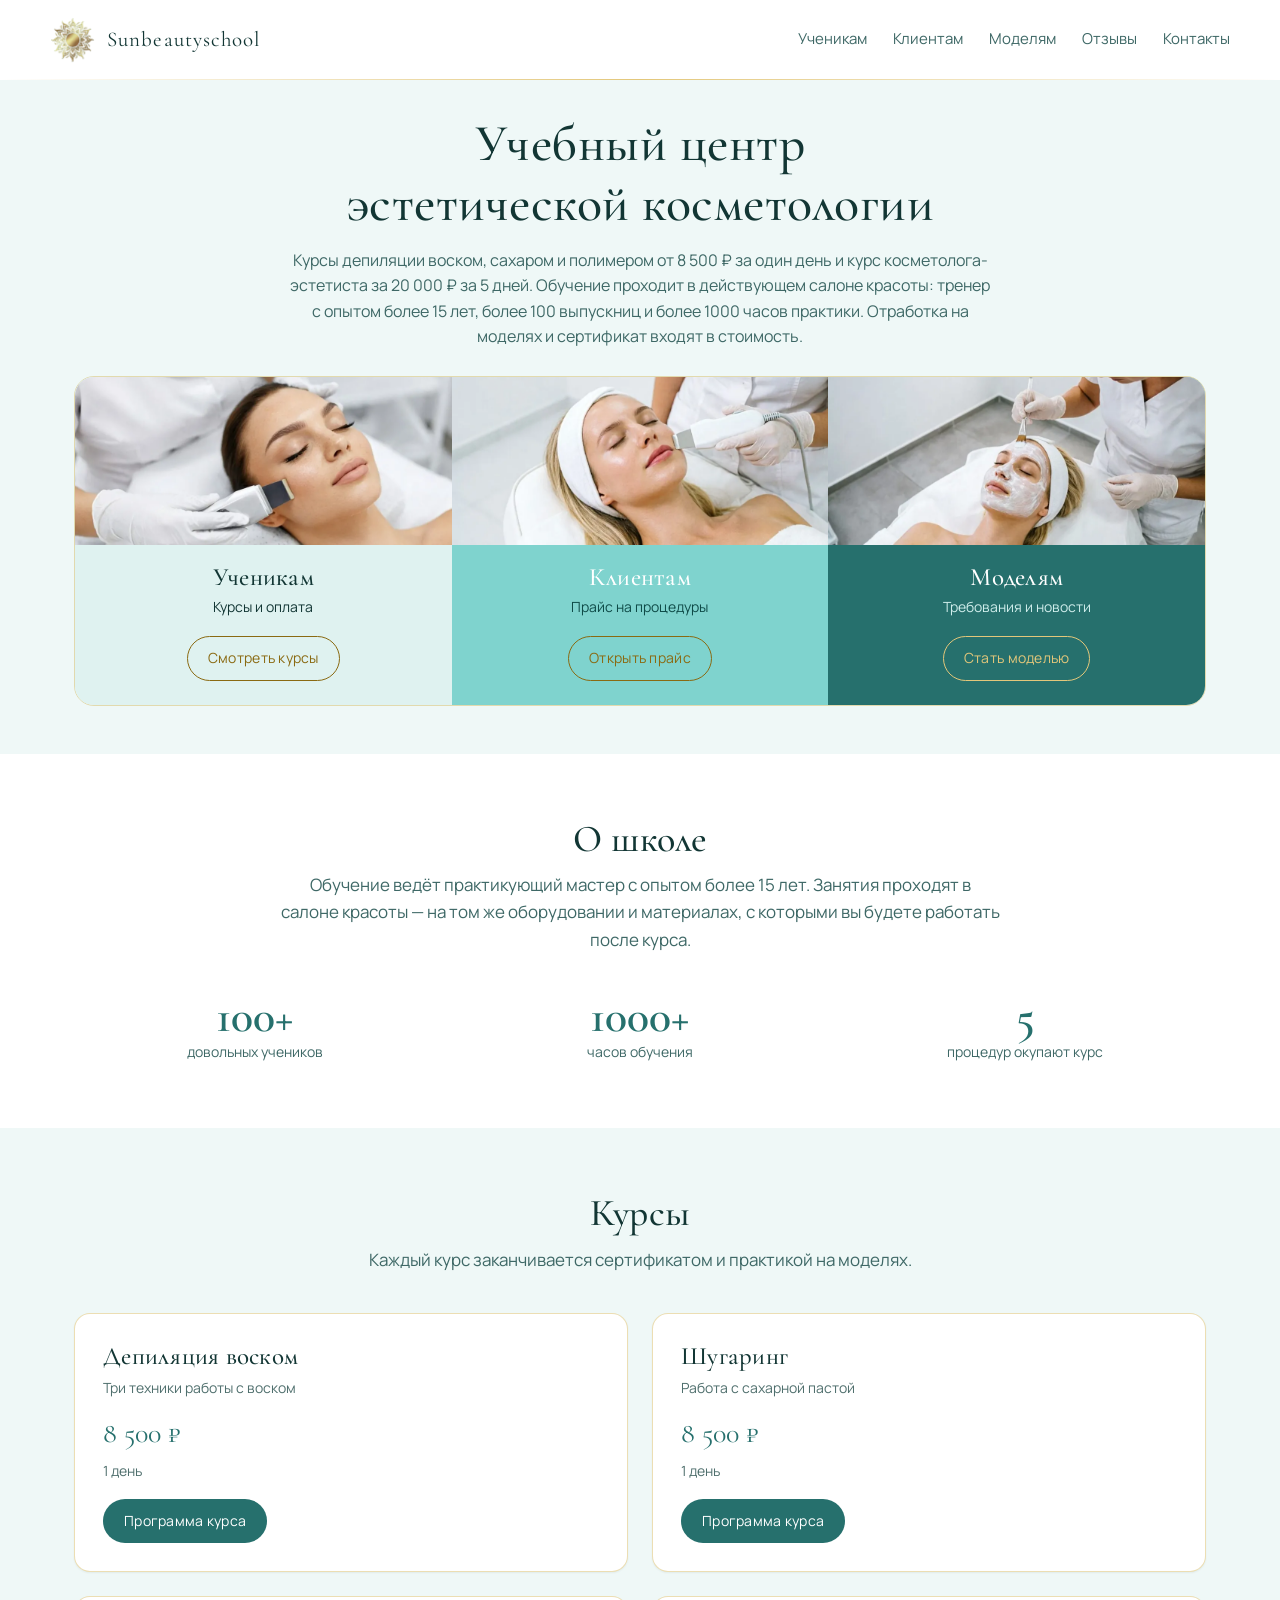
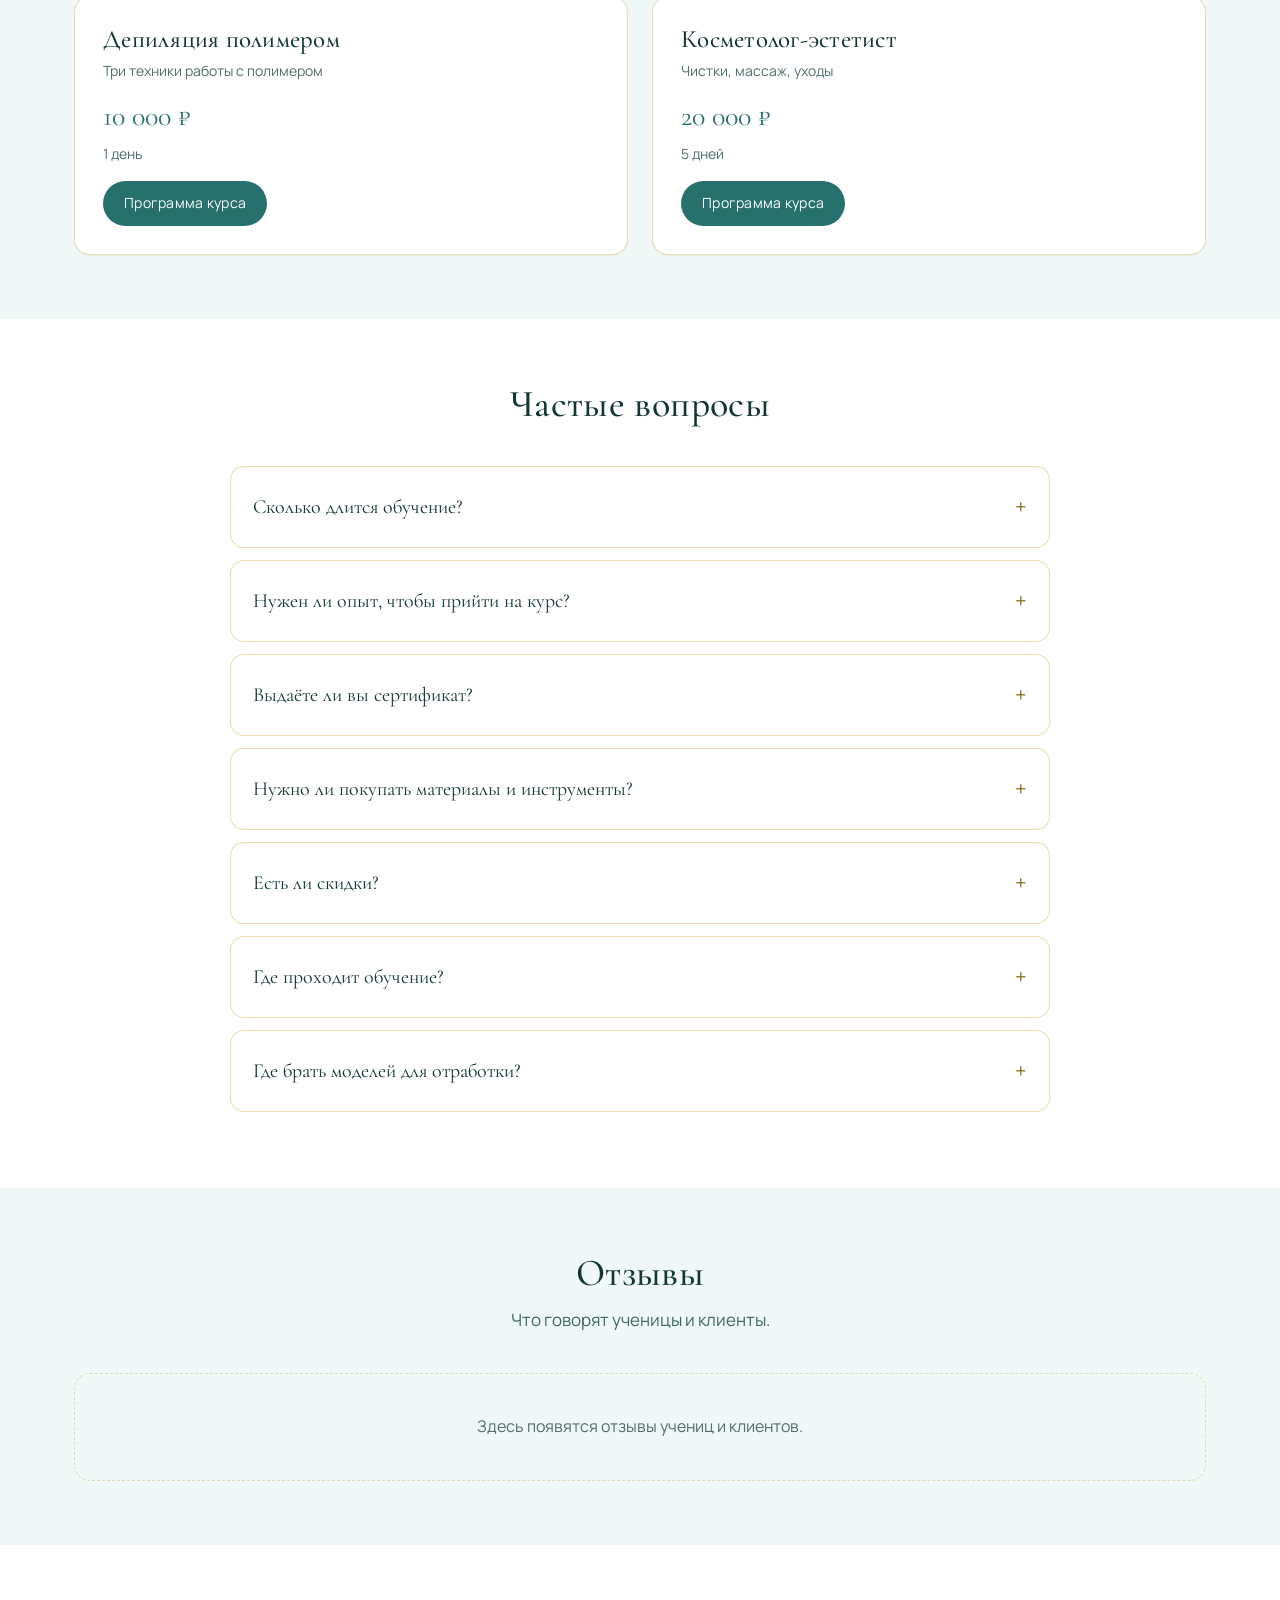
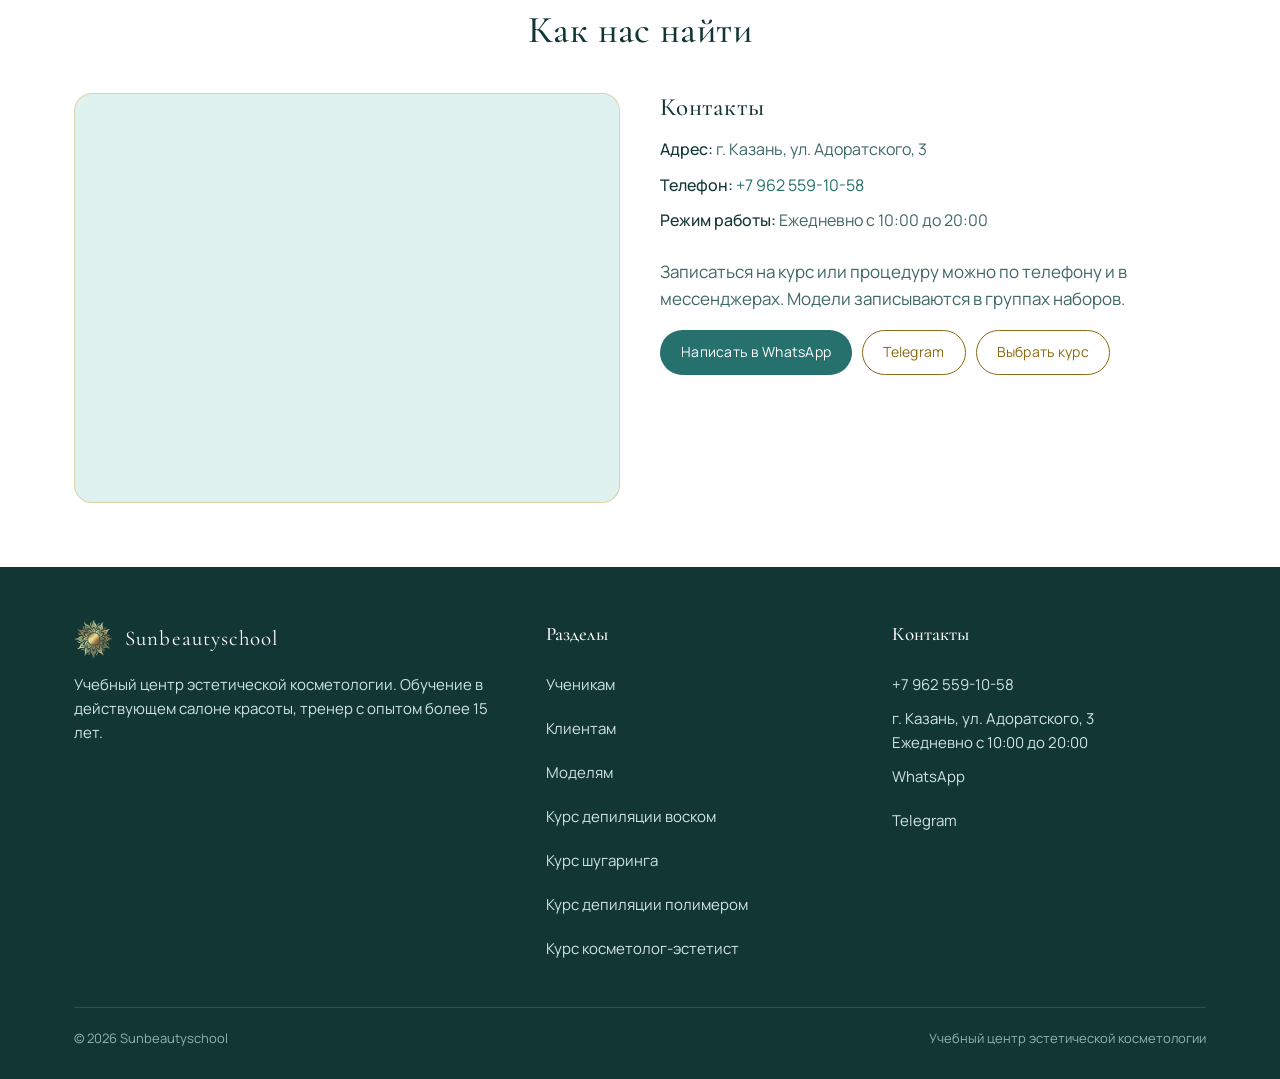
<file: index.html>
<!DOCTYPE html>
<html lang="ru">
<head>
<meta charset="utf-8">
<meta name="viewport" content="width=device-width, initial-scale=1">
<title>Sunbeautyschool — курсы депиляции и косметолога-эстетиста</title>
<meta name="description" content="Учебный центр Sunbeautyschool: курсы депиляции воском, сахаром и полимером от 8 500 ₽ за день и курс косметолога-эстетиста 20 000 ₽ за 5 дней.">
<link rel="canonical" href="https://sunbeautyschool.ru/">
<meta property="og:type" content="website">
<meta property="og:site_name" content="Sunbeautyschool">
<meta property="og:title" content="Sunbeautyschool — курсы депиляции и косметолога-эстетиста">
<meta property="og:description" content="Учебный центр Sunbeautyschool: курсы депиляции воском, сахаром и полимером от 8 500 ₽ за день и курс косметолога-эстетиста 20 000 ₽ за 5 дней.">
<meta property="og:url" content="https://sunbeautyschool.ru/">
<meta property="og:image" content="https://sunbeautyschool.ru/assets/img/face-us.jpg">
<meta property="og:locale" content="ru_RU">
<link rel="icon" href="assets/img/logo-mark.png">
<link rel="preconnect" href="https://fonts.googleapis.com">
<link rel="preconnect" href="https://fonts.gstatic.com" crossorigin>
<link href="https://fonts.googleapis.com/css2?family=Cormorant+Garamond:wght@400;500;600&family=Manrope:wght@300;400;500;600&display=swap" rel="stylesheet">
<link rel="stylesheet" href="assets/css/style.css">
<script type="application/ld+json">{"@context": "https://schema.org", "@type": "EducationalOrganization", "name": "Sunbeautyschool", "alternateName": "Учебный центр эстетической косметологии Sunbeautyschool", "description": "Учебный центр эстетической косметологии: курсы депиляции и косметолога-эстетиста с практикой на моделях и сертификатом.", "url": "https://sunbeautyschool.ru/", "logo": "https://sunbeautyschool.ru/assets/img/logo-mark.png", "image": "https://sunbeautyschool.ru/assets/img/face-us.jpg", "telephone": "+79625591058", "address": {"@type": "PostalAddress", "addressCountry": "RU", "addressLocality": "Казань", "streetAddress": "улица Адоратского, 3"}, "openingHoursSpecification": {"@type": "OpeningHoursSpecification", "dayOfWeek": ["Monday", "Tuesday", "Wednesday", "Thursday", "Friday", "Saturday", "Sunday"], "opens": "10:00", "closes": "20:00"}, "sameAs": ["https://t.me/sunbeautyschool"]}</script>
<script type="application/ld+json">{"@context": "https://schema.org", "@type": "FAQPage", "mainEntity": [{"@type": "Question", "name": "Сколько длится обучение?", "acceptedAnswer": {"@type": "Answer", "text": "Каждый курс депиляции — воск, сахар или полимер — занимает один день. Сахар и воск вместе — 2 дня, курс косметолога-эстетиста — 5 дней."}}, {"@type": "Question", "name": "Нужен ли опыт, чтобы прийти на курс?", "acceptedAnswer": {"@type": "Answer", "text": "Нет, все курсы рассчитаны на обучение с нуля. Теорию и практику вы проходите последовательно, все техники отрабатываете на моделях."}}, {"@type": "Question", "name": "Выдаёте ли вы сертификат?", "acceptedAnswer": {"@type": "Answer", "text": "Да, по окончании каждого курса вы получаете сертификат."}}, {"@type": "Question", "name": "Нужно ли покупать материалы и инструменты?", "acceptedAnswer": {"@type": "Answer", "text": "Нет. Материалы, препараты и инструменты для обучения входят в стоимость курса, приносить с собой ничего не нужно."}}, {"@type": "Question", "name": "Есть ли скидки?", "acceptedAnswer": {"@type": "Answer", "text": "Да, при покупке двух и более курсов действует скидка. Стоимость курса окупается примерно за 5 процедур."}}, {"@type": "Question", "name": "Где проходит обучение?", "acceptedAnswer": {"@type": "Answer", "text": "Обучение проходит в действующем салоне красоты, поэтому вы сразу работаете в реальных условиях с профессиональным оборудованием."}}, {"@type": "Question", "name": "Где брать моделей для отработки?", "acceptedAnswer": {"@type": "Answer", "text": "Моделей приглашает учебный центр. Набор идёт в отдельной телеграм-группе, вам искать никого не нужно."}}]}</script>
</head>
<body>

<header class="header">
  <div class="container header-inner">
    <a class="brand" href="index.html">
      <picture><source srcset="assets/img/logo-mark.webp" type="image/webp"><img src="assets/img/logo-mark.png" alt="Sunbeautyschool" width="184" height="187" style="height:46px;width:auto"></picture>
      <span>Sunbeautyschool</span>
    </a>
    <button class="burger" aria-label="Открыть меню" aria-expanded="false"><span></span><span></span><span></span></button>
    <nav class="nav" aria-label="Основное меню">
      <a href="students.html">Ученикам</a>
      <a href="clients.html">Клиентам</a>
      <a href="models.html">Моделям</a>
      <a href="index.html#reviews">Отзывы</a>
      <a href="index.html#contacts">Контакты</a>
    </nav>
  </div>
</header>
<div class="goldline"></div>

<section class="hero">
  <div class="container">
    <h1>Учебный центр<br>эстетической косметологии</h1>
    <p class="lead">Курсы депиляции воском, сахаром и полимером от 8 500 ₽ за один день и курс косметолога-эстетиста за 20 000 ₽ за 5 дней. Обучение проходит в действующем салоне красоты: тренер с опытом более 15 лет, более 100 выпускниц и более 1000 часов практики. Отработка на моделях и сертификат входят в стоимость.</p>

    <div class="doors">
      <a class="door tone-1" href="students.html">
        <div class="ph"><picture><source srcset="assets/img/face-clean.webp" type="image/webp"><img src="assets/img/face-clean.jpg" alt="Уходовая процедура для лица на курсе" width="1000" height="558" fetchpriority="high"></picture></div>
        <h3>Ученикам</h3>
        <p>Курсы и оплата</p>
        <span class="btn btn-gold btn-sm">Смотреть курсы</span>
      </a>
      <a class="door tone-2" href="clients.html">
        <div class="ph"><picture><source srcset="assets/img/face-us.webp" type="image/webp"><img src="assets/img/face-us.jpg" alt="Ультразвуковая чистка лица в салоне" width="1000" height="558" loading="lazy" decoding="async"></picture></div>
        <h3>Клиентам</h3>
        <p>Прайс на процедуры</p>
        <span class="btn btn-gold btn-sm">Открыть прайс</span>
      </a>
      <a class="door tone-3" href="models.html">
        <div class="ph"><picture><source srcset="assets/img/face-mask.webp" type="image/webp"><img src="assets/img/face-mask.jpg" alt="Нанесение маски модели на курсе" width="1000" height="558" loading="lazy" decoding="async"></picture></div>
        <h3>Моделям</h3>
        <p>Требования и новости</p>
        <span class="btn btn-light btn-sm">Стать моделью</span>
      </a>
    </div>
  </div>
</section>

<section class="section">
  <div class="container">
    <div class="section-head">
      <h2>О школе</h2>
      <p class="lead">Обучение ведёт практикующий мастер с опытом более 15 лет. Занятия проходят в салоне красоты — на том же оборудовании и материалах, с которыми вы будете работать после курса.</p>
    </div>
    <div class="stats">
      <div class="stat"><b>100+</b><span>довольных учеников</span></div>
      <div class="stat"><b>1000+</b><span>часов обучения</span></div>
      <div class="stat"><b>5</b><span>процедур окупают курс</span></div>
    </div>
  </div>
</section>

<section class="section section-soft">
  <div class="container">
    <div class="section-head">
      <h2>Курсы</h2>
      <p class="lead">Каждый курс заканчивается сертификатом и практикой на моделях.</p>
    </div>
    <div class="grid grid-2">
      <div class="card">
        <h3>Депиляция воском</h3>
        <p class="muted">Три техники работы с воском</p>
        <div class="price">8 500 ₽</div>
        <div class="dur">1 день</div>
        <div class="card-actions">
          <a class="btn btn-primary btn-sm" href="course-wax.html">Программа курса</a>
        </div>
      </div>
      <div class="card">
        <h3>Шугаринг</h3>
        <p class="muted">Работа с сахарной пастой</p>
        <div class="price">8 500 ₽</div>
        <div class="dur">1 день</div>
        <div class="card-actions">
          <a class="btn btn-primary btn-sm" href="course-sugar.html">Программа курса</a>
        </div>
      </div>
      <div class="card">
        <h3>Депиляция полимером</h3>
        <p class="muted">Три техники работы с полимером</p>
        <div class="price">10 000 ₽</div>
        <div class="dur">1 день</div>
        <div class="card-actions">
          <a class="btn btn-primary btn-sm" href="course-polymer.html">Программа курса</a>
        </div>
      </div>
      <div class="card">
        <h3>Косметолог-эстетист</h3>
        <p class="muted">Чистки, массаж, уходы</p>
        <div class="price">20 000 ₽</div>
        <div class="dur">5 дней</div>
        <div class="card-actions">
          <a class="btn btn-primary btn-sm" href="course-cosmetology.html">Программа курса</a>
        </div>
      </div>
    </div>
  </div>
</section>

<section class="section">
  <div class="container">
    <div class="section-head"><h2>Частые вопросы</h2></div>
    <div class="faq"><details><summary>Сколько длится обучение?</summary><p>Каждый курс депиляции — воск, сахар или полимер — занимает один день. Сахар и воск вместе — 2 дня, курс косметолога-эстетиста — 5 дней.</p></details><details><summary>Нужен ли опыт, чтобы прийти на курс?</summary><p>Нет, все курсы рассчитаны на обучение с нуля. Теорию и практику вы проходите последовательно, все техники отрабатываете на моделях.</p></details><details><summary>Выдаёте ли вы сертификат?</summary><p>Да, по окончании каждого курса вы получаете сертификат.</p></details><details><summary>Нужно ли покупать материалы и инструменты?</summary><p>Нет. Материалы, препараты и инструменты для обучения входят в стоимость курса, приносить с собой ничего не нужно.</p></details><details><summary>Есть ли скидки?</summary><p>Да, при покупке двух и более курсов действует скидка. Стоимость курса окупается примерно за 5 процедур.</p></details><details><summary>Где проходит обучение?</summary><p>Обучение проходит в действующем салоне красоты, поэтому вы сразу работаете в реальных условиях с профессиональным оборудованием.</p></details><details><summary>Где брать моделей для отработки?</summary><p>Моделей приглашает учебный центр. Набор идёт в отдельной телеграм-группе, вам искать никого не нужно.</p></details></div>
  </div>
</section>

<section class="section section-soft" id="reviews">
  <div class="container">
    <div class="section-head">
      <h2>Отзывы</h2>
      <p class="lead">Что говорят ученицы и клиенты.</p>
    </div>
    <!-- ОТЗЫВЫ: чтобы добавить отзыв, скопируйте блок ниже и вставьте вместо строки «Здесь появятся отзывы»:
    <div class="grid grid-3">
      <div class="review"><p>«Текст отзыва»</p><div class="who">Имя <span class="muted">— курс депиляции</span></div></div>
    </div>
    -->
    <div class="empty">Здесь появятся отзывы учениц и клиентов.</div>
  </div>
</section>

<section class="section" id="contacts">
  <div class="container">
    <div class="section-head"><h2>Как нас найти</h2></div>
    <div class="split">
      <div class="map">
        <iframe src="https://yandex.ru/map-widget/v1/?text=%D0%9A%D0%B0%D0%B7%D0%B0%D0%BD%D1%8C%2C%20%D1%83%D0%BB%D0%B8%D1%86%D0%B0%20%D0%90%D0%B4%D0%BE%D1%80%D0%B0%D1%82%D1%81%D0%BA%D0%BE%D0%B3%D0%BE%2C%203&amp;z=17" width="100%" height="360" frameborder="0" allowfullscreen="true" loading="lazy" title="Sunbeautyschool на карте Казани"></iframe>
      </div>
      <div>
        <h3>Контакты</h3>
        <ul class="contacts-list" style="margin:16px 0 24px">
          <li><b>Адрес:</b> г. Казань, ул. Адоратского, 3</li>
          <li><b>Телефон:</b> <a href="tel:+79625591058" style="color:var(--tiffany-deep)">+7 962 559-10-58</a></li>
          <li><b>Режим работы:</b> Ежедневно с 10:00 до 20:00</li>
        </ul>
        <p class="lead" style="margin-bottom:18px">Записаться на курс или процедуру можно по телефону и в мессенджерах. Модели записываются в группах наборов.</p>
        <div class="card-actions">
          <a class="btn btn-primary btn-sm" href="https://wa.me/79625591058" target="_blank" rel="noopener">Написать в WhatsApp</a>
          <a class="btn btn-gold btn-sm" href="https://t.me/sunbeautyschool" target="_blank" rel="noopener">Telegram</a>
          <a class="btn btn-gold btn-sm" href="students.html">Выбрать курс</a>
        </div>
      </div>
    </div>
  </div>
</section>

<footer class="footer">
  <div class="container">
    <div class="footer-grid">
      <div>
        <div class="brand" style="margin-bottom:14px">
          <picture><source srcset="assets/img/logo-mark.webp" type="image/webp"><img src="assets/img/logo-mark.png" alt="Sunbeautyschool" width="184" height="187" style="height:40px;width:auto" loading="lazy" decoding="async"></picture>
          <span>Sunbeautyschool</span>
        </div>
        <p>Учебный центр эстетической косметологии. Обучение в действующем салоне красоты, тренер с опытом более 15 лет.</p>
      </div>
      <div>
        <h4>Разделы</h4>
        <ul>
          <li><a href="students.html">Ученикам</a></li>
          <li><a href="clients.html">Клиентам</a></li>
          <li><a href="models.html">Моделям</a></li>
          <li><a href="course-wax.html">Курс депиляции воском</a></li>
          <li><a href="course-sugar.html">Курс шугаринга</a></li>
          <li><a href="course-polymer.html">Курс депиляции полимером</a></li>
          <li><a href="course-cosmetology.html">Курс косметолог-эстетист</a></li>
        </ul>
      </div>
      <div>
        <h4>Контакты</h4>
        <ul>
          <li><a href="tel:+79625591058">+7 962 559-10-58</a></li>
          <li>г. Казань, ул. Адоратского, 3</li>
          <li>Ежедневно с 10:00 до 20:00</li>
          <li><a href="https://wa.me/79625591058" target="_blank" rel="noopener">WhatsApp</a></li>
          <li><a href="https://t.me/sunbeautyschool" target="_blank" rel="noopener">Telegram</a></li>
        </ul>
      </div>
    </div>
    <div class="footer-bottom">
      <span>© <span data-year>2026</span> Sunbeautyschool</span>
      <span>Учебный центр эстетической косметологии</span>
    </div>
  </div>
</footer>

<script src="assets/js/main.js" defer></script>
<script src="assets/js/analytics.js" defer></script>
</body>
</html>
</file>
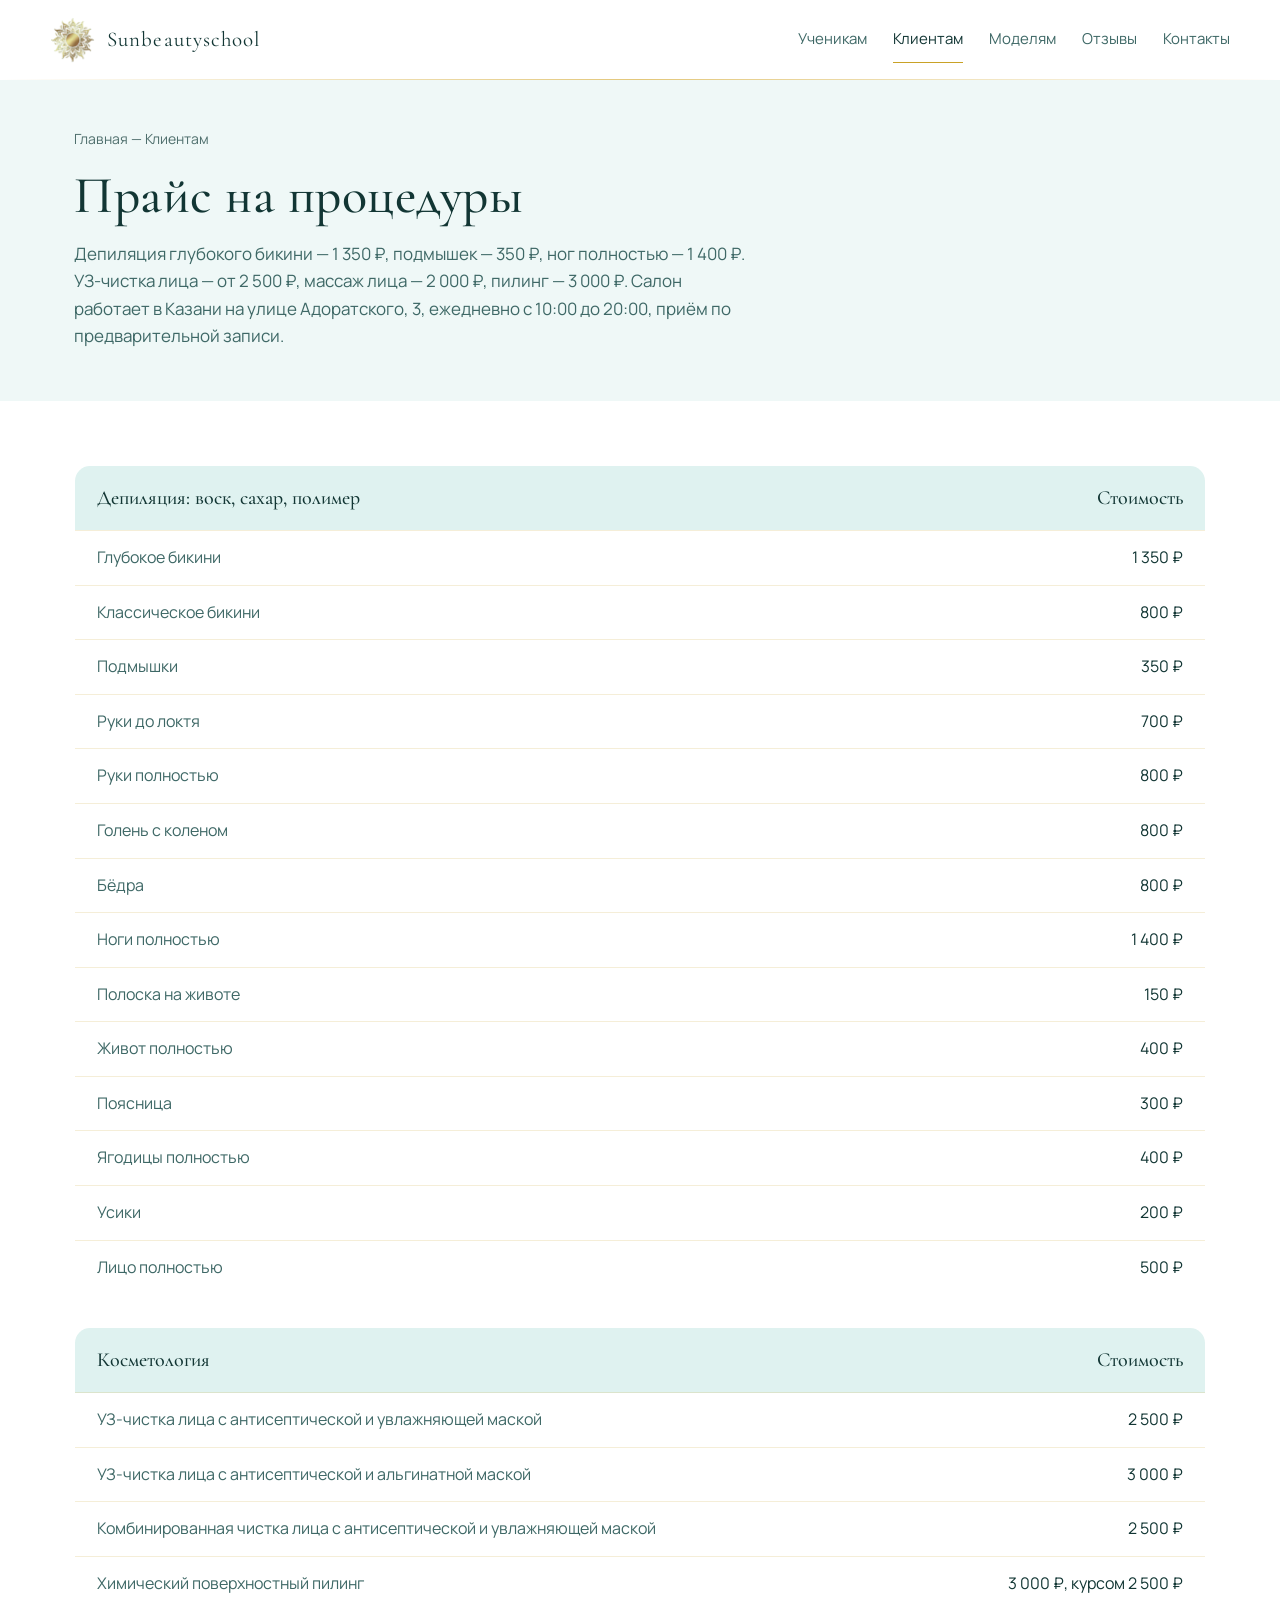
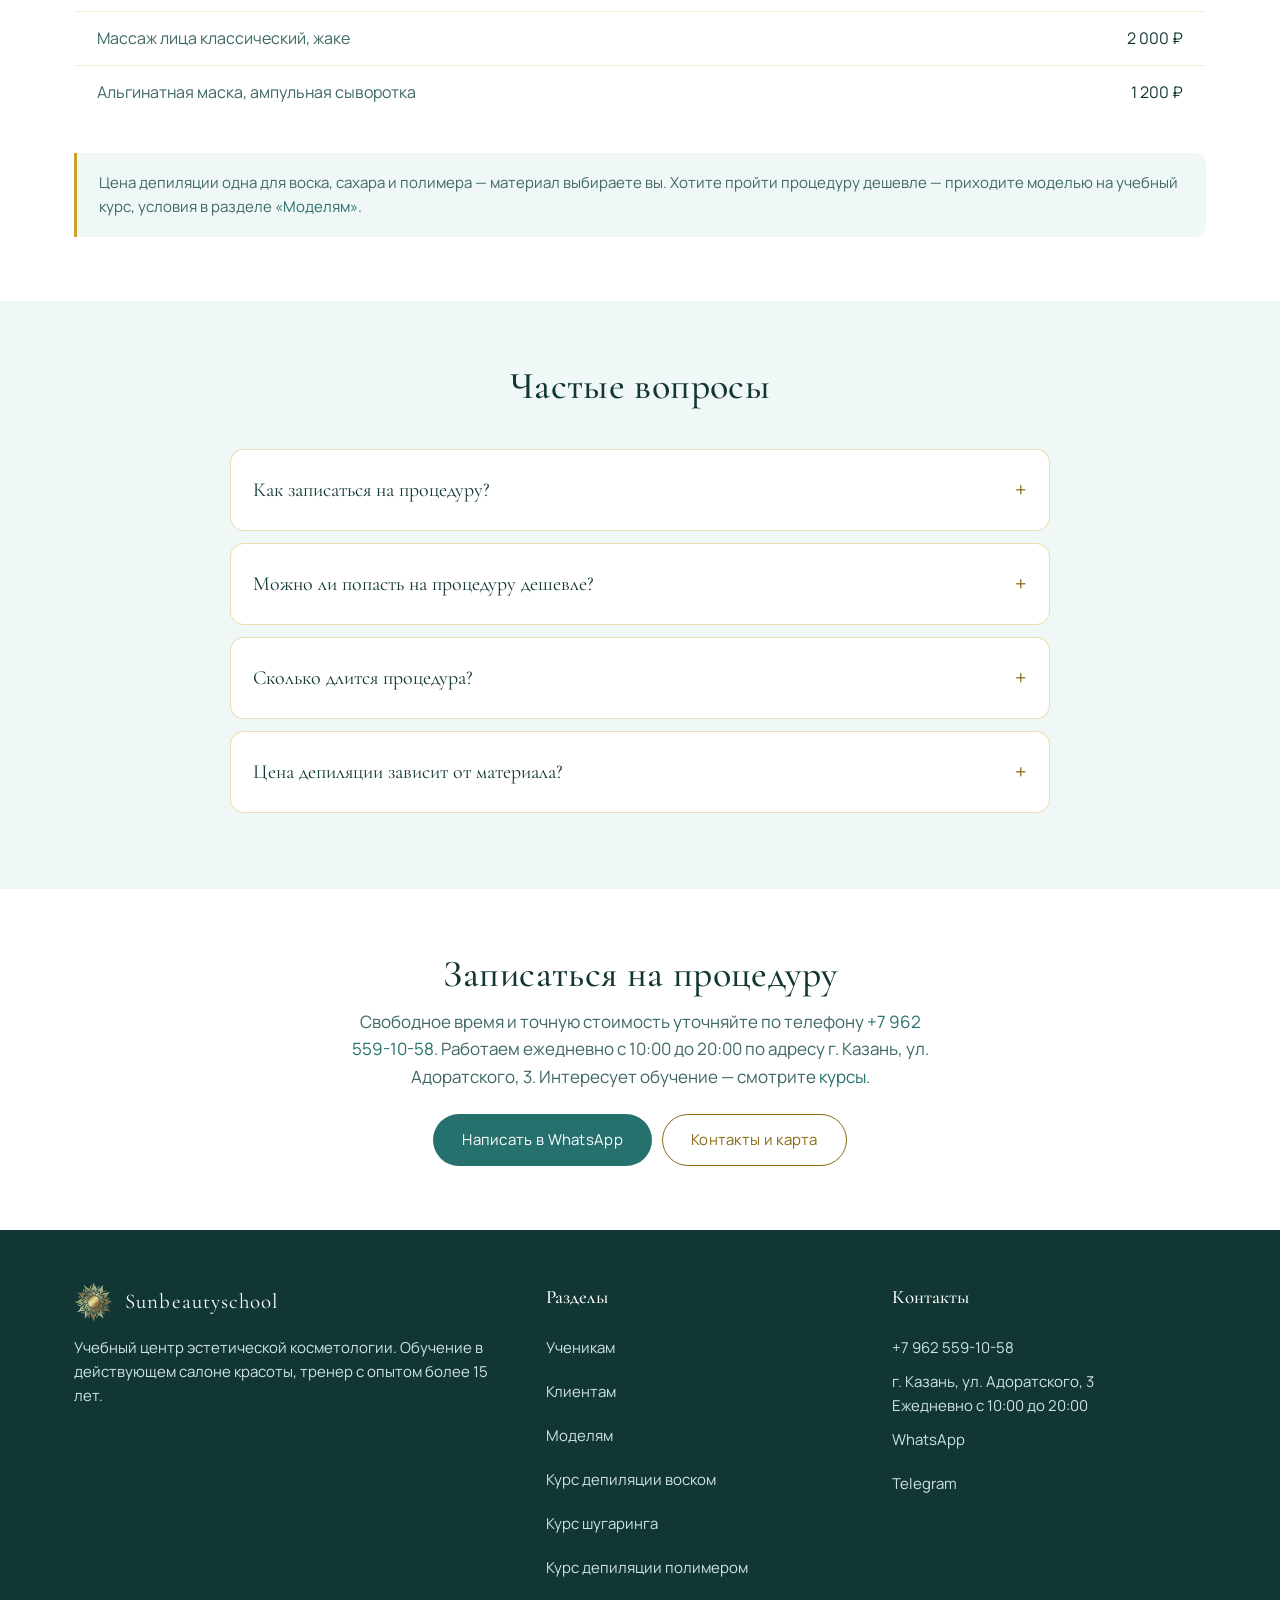
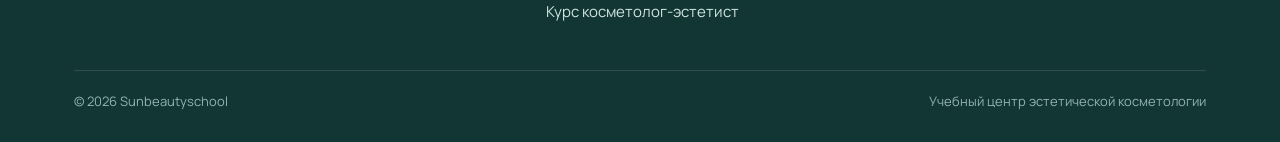
<file: clients.html>
<!DOCTYPE html>
<html lang="ru">
<head>
<meta charset="utf-8">
<meta name="viewport" content="width=device-width, initial-scale=1">
<title>Клиентам — прайс на процедуры | Sunbeautyschool</title>
<meta name="description" content="Прайс салона в Казани: глубокое бикини 1 350 ₽, подмышки 350 ₽, ноги полностью 1 400 ₽, УЗ-чистка лица от 2 500 ₽, массаж лица 2 000 ₽, пилинг 3 000 ₽.">
<link rel="canonical" href="https://sunbeautyschool.ru/clients.html">
<meta property="og:type" content="website">
<meta property="og:site_name" content="Sunbeautyschool">
<meta property="og:title" content="Клиентам — прайс на процедуры | Sunbeautyschool">
<meta property="og:description" content="Прайс салона в Казани: глубокое бикини 1 350 ₽, подмышки 350 ₽, ноги полностью 1 400 ₽, УЗ-чистка лица от 2 500 ₽, массаж лица 2 000 ₽, пилинг 3 000 ₽.">
<meta property="og:url" content="https://sunbeautyschool.ru/clients.html">
<meta property="og:image" content="https://sunbeautyschool.ru/assets/img/face-us.jpg">
<meta property="og:locale" content="ru_RU">
<link rel="icon" href="assets/img/logo-mark.png">
<link rel="preconnect" href="https://fonts.googleapis.com">
<link rel="preconnect" href="https://fonts.gstatic.com" crossorigin>
<link href="https://fonts.googleapis.com/css2?family=Cormorant+Garamond:wght@400;500;600&family=Manrope:wght@300;400;500;600&display=swap" rel="stylesheet">
<link rel="stylesheet" href="assets/css/style.css">
<script type="application/ld+json">{"@context": "https://schema.org", "@type": "BreadcrumbList", "itemListElement": [{"@type": "ListItem", "position": 1, "name": "Главная", "item": "https://sunbeautyschool.ru/index.html"}, {"@type": "ListItem", "position": 2, "name": "Клиентам"}]}</script>
<script type="application/ld+json">{"@context": "https://schema.org", "@type": "OfferCatalog", "name": "Прайс Sunbeautyschool", "url": "https://sunbeautyschool.ru/clients.html", "itemListElement": [{"@type": "Offer", "price": "1350", "priceCurrency": "RUB", "itemOffered": {"@type": "Service", "name": "Депиляция: Глубокое бикини", "serviceType": "Депиляция"}}, {"@type": "Offer", "price": "800", "priceCurrency": "RUB", "itemOffered": {"@type": "Service", "name": "Депиляция: Классическое бикини", "serviceType": "Депиляция"}}, {"@type": "Offer", "price": "350", "priceCurrency": "RUB", "itemOffered": {"@type": "Service", "name": "Депиляция: Подмышки", "serviceType": "Депиляция"}}, {"@type": "Offer", "price": "700", "priceCurrency": "RUB", "itemOffered": {"@type": "Service", "name": "Депиляция: Руки до локтя", "serviceType": "Депиляция"}}, {"@type": "Offer", "price": "800", "priceCurrency": "RUB", "itemOffered": {"@type": "Service", "name": "Депиляция: Руки полностью", "serviceType": "Депиляция"}}, {"@type": "Offer", "price": "800", "priceCurrency": "RUB", "itemOffered": {"@type": "Service", "name": "Депиляция: Голень с коленом", "serviceType": "Депиляция"}}, {"@type": "Offer", "price": "800", "priceCurrency": "RUB", "itemOffered": {"@type": "Service", "name": "Депиляция: Бёдра", "serviceType": "Депиляция"}}, {"@type": "Offer", "price": "1400", "priceCurrency": "RUB", "itemOffered": {"@type": "Service", "name": "Депиляция: Ноги полностью", "serviceType": "Депиляция"}}, {"@type": "Offer", "price": "150", "priceCurrency": "RUB", "itemOffered": {"@type": "Service", "name": "Депиляция: Полоска на животе", "serviceType": "Депиляция"}}, {"@type": "Offer", "price": "400", "priceCurrency": "RUB", "itemOffered": {"@type": "Service", "name": "Депиляция: Живот полностью", "serviceType": "Депиляция"}}, {"@type": "Offer", "price": "300", "priceCurrency": "RUB", "itemOffered": {"@type": "Service", "name": "Депиляция: Поясница", "serviceType": "Депиляция"}}, {"@type": "Offer", "price": "400", "priceCurrency": "RUB", "itemOffered": {"@type": "Service", "name": "Депиляция: Ягодицы полностью", "serviceType": "Депиляция"}}, {"@type": "Offer", "price": "200", "priceCurrency": "RUB", "itemOffered": {"@type": "Service", "name": "Депиляция: Усики", "serviceType": "Депиляция"}}, {"@type": "Offer", "price": "500", "priceCurrency": "RUB", "itemOffered": {"@type": "Service", "name": "Депиляция: Лицо полностью", "serviceType": "Депиляция"}}, {"@type": "Offer", "price": "2500", "priceCurrency": "RUB", "itemOffered": {"@type": "Service", "name": "УЗ-чистка лица с антисептической и увлажняющей маской", "serviceType": "Косметология"}}, {"@type": "Offer", "price": "3000", "priceCurrency": "RUB", "itemOffered": {"@type": "Service", "name": "УЗ-чистка лица с антисептической и альгинатной маской", "serviceType": "Косметология"}}, {"@type": "Offer", "price": "2500", "priceCurrency": "RUB", "itemOffered": {"@type": "Service", "name": "Комбинированная чистка лица с антисептической и увлажняющей маской", "serviceType": "Косметология"}}, {"@type": "Offer", "price": "3000", "priceCurrency": "RUB", "itemOffered": {"@type": "Service", "name": "Химический поверхностный пилинг", "serviceType": "Косметология"}}, {"@type": "Offer", "price": "2000", "priceCurrency": "RUB", "itemOffered": {"@type": "Service", "name": "Массаж лица классический, жаке", "serviceType": "Косметология"}}, {"@type": "Offer", "price": "1200", "priceCurrency": "RUB", "itemOffered": {"@type": "Service", "name": "Альгинатная маска, ампульная сыворотка", "serviceType": "Косметология"}}]}</script>
<script type="application/ld+json">{"@context": "https://schema.org", "@type": "FAQPage", "mainEntity": [{"@type": "Question", "name": "Как записаться на процедуру?", "acceptedAnswer": {"@type": "Answer", "text": "Позвоните по номеру +7 962 559-10-58 или напишите в WhatsApp. Салон работает в Казани на улице Адоратского, 3, ежедневно с 10:00 до 20:00."}}, {"@type": "Question", "name": "Можно ли попасть на процедуру дешевле?", "acceptedAnswer": {"@type": "Answer", "text": "Да, если прийти моделью на учебный курс. Условия каждого набора публикуются в группах моделей, ссылки есть в разделе «Моделям»."}}, {"@type": "Question", "name": "Сколько длится процедура?", "acceptedAnswer": {"@type": "Answer", "text": "Уходовые процедуры для лица и депиляция занимают от 1 часа. Если вы записываетесь моделью на курс, закладывайте от 2 до 4 часов."}}, {"@type": "Question", "name": "Цена депиляции зависит от материала?", "acceptedAnswer": {"@type": "Answer", "text": "Нет, стоимость одна для воска, сахара и полимера. Например, глубокое бикини — 1 350 ₽ любым материалом, подмышки — 350 ₽."}}]}</script>
</head>
<body>

<header class="header">
  <div class="container header-inner">
    <a class="brand" href="index.html">
      <picture><source srcset="assets/img/logo-mark.webp" type="image/webp"><img src="assets/img/logo-mark.png" alt="Sunbeautyschool" width="184" height="187" style="height:46px;width:auto"></picture>
      <span>Sunbeautyschool</span>
    </a>
    <button class="burger" aria-label="Открыть меню" aria-expanded="false"><span></span><span></span><span></span></button>
    <nav class="nav" aria-label="Основное меню">
      <a href="students.html">Ученикам</a>
      <a href="clients.html" class="active">Клиентам</a>
      <a href="models.html">Моделям</a>
      <a href="index.html#reviews">Отзывы</a>
      <a href="index.html#contacts">Контакты</a>
    </nav>
  </div>
</header>
<div class="goldline"></div>

<section class="page-hero">
  <div class="container">
    <nav class="breadcrumbs" aria-label="Хлебные крошки"><a href="index.html">Главная</a> — <span>Клиентам</span></nav>
    <h1>Прайс на процедуры</h1>
    <p class="lead" style="max-width:680px;margin-top:14px">Депиляция глубокого бикини — 1 350 ₽, подмышек — 350 ₽, ног полностью — 1 400 ₽. УЗ-чистка лица — от 2 500 ₽, массаж лица — 2 000 ₽, пилинг — 3 000 ₽. Салон работает в Казани на улице Адоратского, 3, ежедневно с 10:00 до 20:00, приём по предварительной записи.</p>
  </div>
</section>

<section class="section">
  <div class="container">
    <table class="price-table" style="margin-bottom:32px">
      <tr><th>Депиляция: воск, сахар, полимер</th><th style="text-align:right">Стоимость</th></tr>
      <tr><td>Глубокое бикини</td><td>1 350 ₽</td></tr>
      <tr><td>Классическое бикини</td><td>800 ₽</td></tr>
      <tr><td>Подмышки</td><td>350 ₽</td></tr>
      <tr><td>Руки до локтя</td><td>700 ₽</td></tr>
      <tr><td>Руки полностью</td><td>800 ₽</td></tr>
      <tr><td>Голень с коленом</td><td>800 ₽</td></tr>
      <tr><td>Бёдра</td><td>800 ₽</td></tr>
      <tr><td>Ноги полностью</td><td>1 400 ₽</td></tr>
      <tr><td>Полоска на животе</td><td>150 ₽</td></tr>
      <tr><td>Живот полностью</td><td>400 ₽</td></tr>
      <tr><td>Поясница</td><td>300 ₽</td></tr>
      <tr><td>Ягодицы полностью</td><td>400 ₽</td></tr>
      <tr><td>Усики</td><td>200 ₽</td></tr>
      <tr><td>Лицо полностью</td><td>500 ₽</td></tr>
    </table>

    <table class="price-table">
      <tr><th>Косметология</th><th style="text-align:right">Стоимость</th></tr>
      <tr><td>УЗ-чистка лица с антисептической и увлажняющей маской</td><td>2 500 ₽</td></tr>
      <tr><td>УЗ-чистка лица с антисептической и альгинатной маской</td><td>3 000 ₽</td></tr>
      <tr><td>Комбинированная чистка лица с антисептической и увлажняющей маской</td><td>2 500 ₽</td></tr>
      <tr><td>Химический поверхностный пилинг</td><td>3 000 ₽, курсом 2 500 ₽</td></tr>
      <tr><td>Массаж лица классический, жаке</td><td>2 000 ₽</td></tr>
      <tr><td>Альгинатная маска, ампульная сыворотка</td><td>1 200 ₽</td></tr>
    </table>

    <div class="note" style="margin-top:32px">Цена депиляции одна для воска, сахара и полимера — материал выбираете вы. Хотите пройти процедуру дешевле — приходите моделью на учебный курс, условия в разделе <a href="models.html" style="color:var(--tiffany-deep)">«Моделям»</a>.</div>
  </div>
</section>

<section class="section section-soft">
  <div class="container">
    <div class="section-head"><h2>Частые вопросы</h2></div>
    <div class="faq"><details><summary>Как записаться на процедуру?</summary><p>Позвоните по номеру +7 962 559-10-58 или напишите в WhatsApp. Салон работает в Казани на улице Адоратского, 3, ежедневно с 10:00 до 20:00.</p></details><details><summary>Можно ли попасть на процедуру дешевле?</summary><p>Да, если прийти моделью на учебный курс. Условия каждого набора публикуются в группах моделей, ссылки есть в разделе «Моделям».</p></details><details><summary>Сколько длится процедура?</summary><p>Уходовые процедуры для лица и депиляция занимают от 1 часа. Если вы записываетесь моделью на курс, закладывайте от 2 до 4 часов.</p></details><details><summary>Цена депиляции зависит от материала?</summary><p>Нет, стоимость одна для воска, сахара и полимера. Например, глубокое бикини — 1 350 ₽ любым материалом, подмышки — 350 ₽.</p></details></div>
  </div>
</section>

<section class="section">
  <div class="container center">
    <h2>Записаться на процедуру</h2>
    <p class="lead" style="margin:12px auto 24px;max-width:600px">Свободное время и точную стоимость уточняйте по телефону <a href="tel:+79625591058" style="color:var(--tiffany-deep)">+7 962 559-10-58</a>. Работаем ежедневно с 10:00 до 20:00 по адресу г. Казань, ул. Адоратского, 3. Интересует обучение — смотрите <a href="students.html" style="color:var(--tiffany-deep)">курсы</a>.</p>
    <div class="card-actions" style="justify-content:center">
      <a class="btn btn-primary" href="https://wa.me/79625591058" target="_blank" rel="noopener">Написать в WhatsApp</a>
      <a class="btn btn-gold" href="index.html#contacts">Контакты и карта</a>
    </div>
  </div>
</section>

<footer class="footer">
  <div class="container">
    <div class="footer-grid">
      <div>
        <div class="brand" style="margin-bottom:14px">
          <picture><source srcset="assets/img/logo-mark.webp" type="image/webp"><img src="assets/img/logo-mark.png" alt="Sunbeautyschool" width="184" height="187" style="height:40px;width:auto" loading="lazy" decoding="async"></picture>
          <span>Sunbeautyschool</span>
        </div>
        <p>Учебный центр эстетической косметологии. Обучение в действующем салоне красоты, тренер с опытом более 15 лет.</p>
      </div>
      <div>
        <h4>Разделы</h4>
        <ul>
          <li><a href="students.html">Ученикам</a></li>
          <li><a href="clients.html">Клиентам</a></li>
          <li><a href="models.html">Моделям</a></li>
          <li><a href="course-wax.html">Курс депиляции воском</a></li>
          <li><a href="course-sugar.html">Курс шугаринга</a></li>
          <li><a href="course-polymer.html">Курс депиляции полимером</a></li>
          <li><a href="course-cosmetology.html">Курс косметолог-эстетист</a></li>
        </ul>
      </div>
      <div>
        <h4>Контакты</h4>
        <ul>
          <li><a href="tel:+79625591058">+7 962 559-10-58</a></li>
          <li>г. Казань, ул. Адоратского, 3</li>
          <li>Ежедневно с 10:00 до 20:00</li>
          <li><a href="https://wa.me/79625591058" target="_blank" rel="noopener">WhatsApp</a></li>
          <li><a href="https://t.me/sunbeautyschool" target="_blank" rel="noopener">Telegram</a></li>
        </ul>
      </div>
    </div>
    <div class="footer-bottom">
      <span>© <span data-year>2026</span> Sunbeautyschool</span>
      <span>Учебный центр эстетической косметологии</span>
    </div>
  </div>
</footer>

<script src="assets/js/main.js" defer></script>
<script src="assets/js/analytics.js" defer></script>
</body>
</html>
</file>
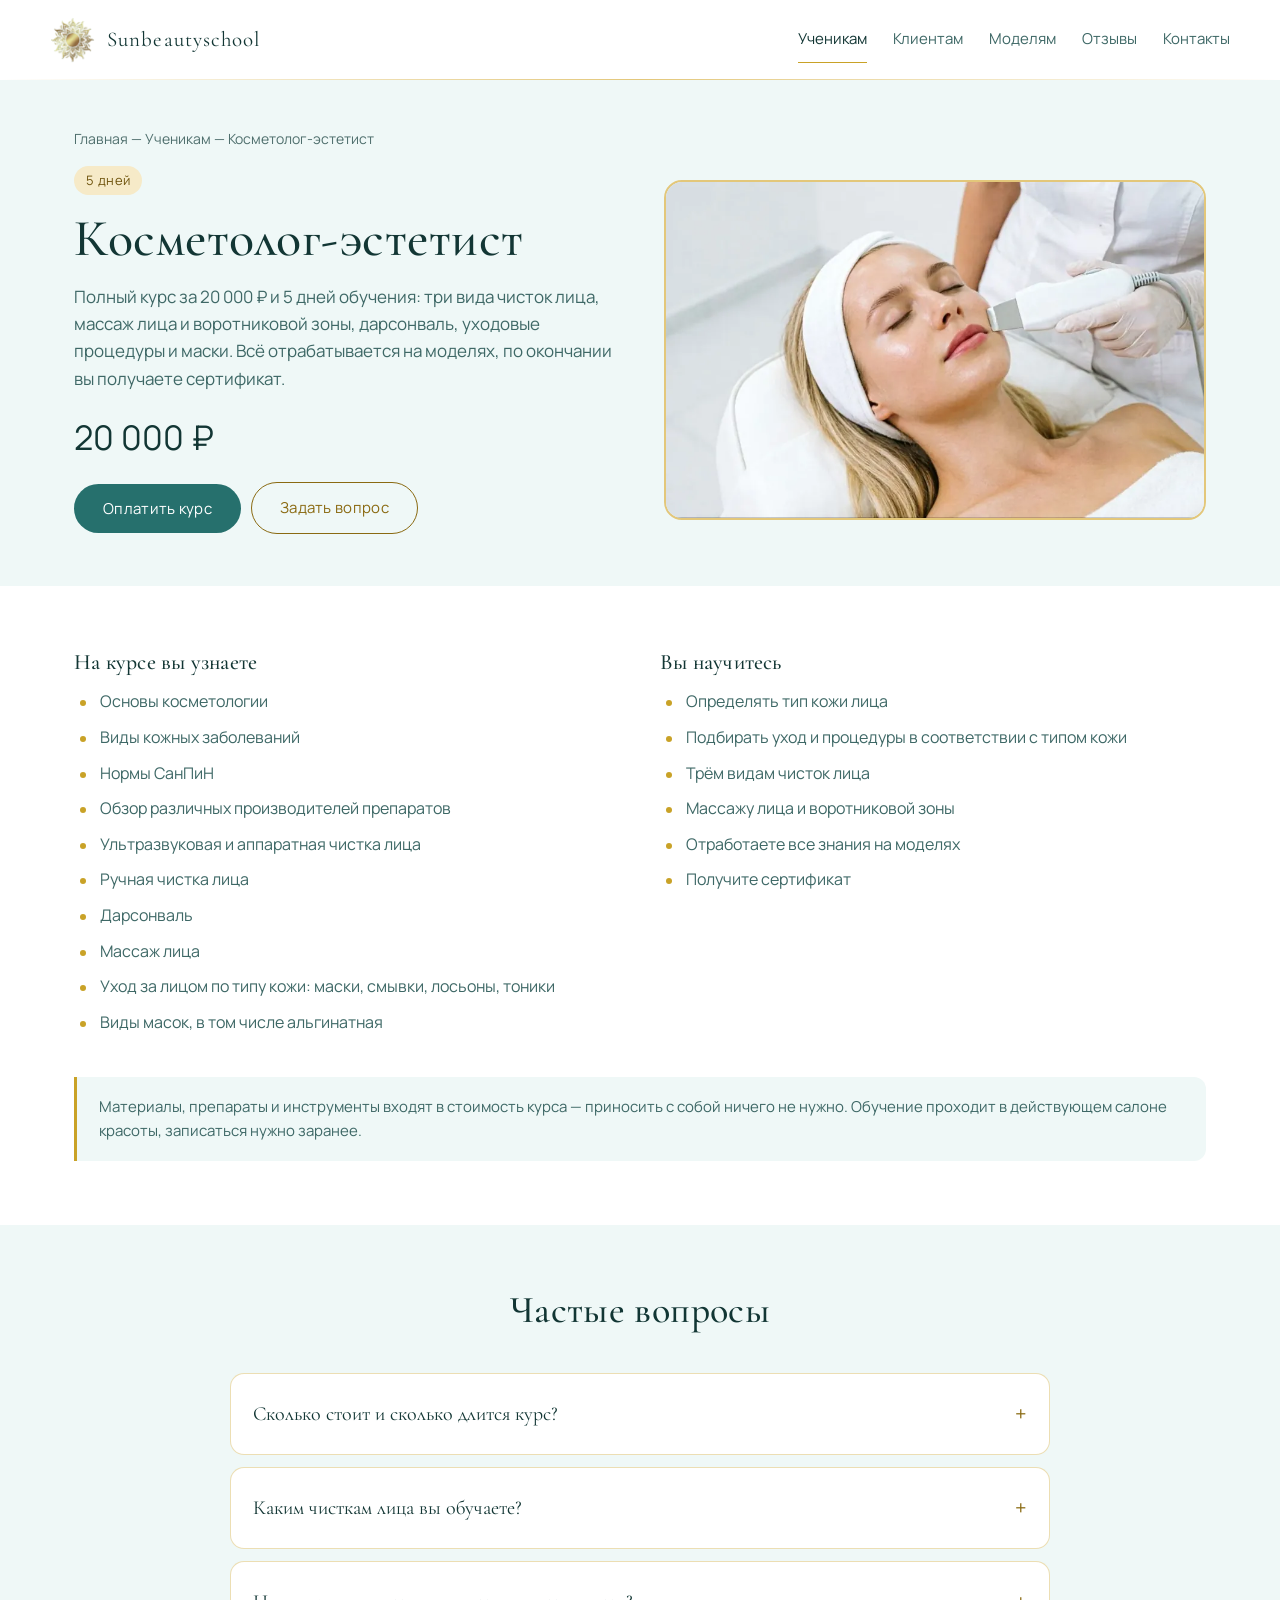
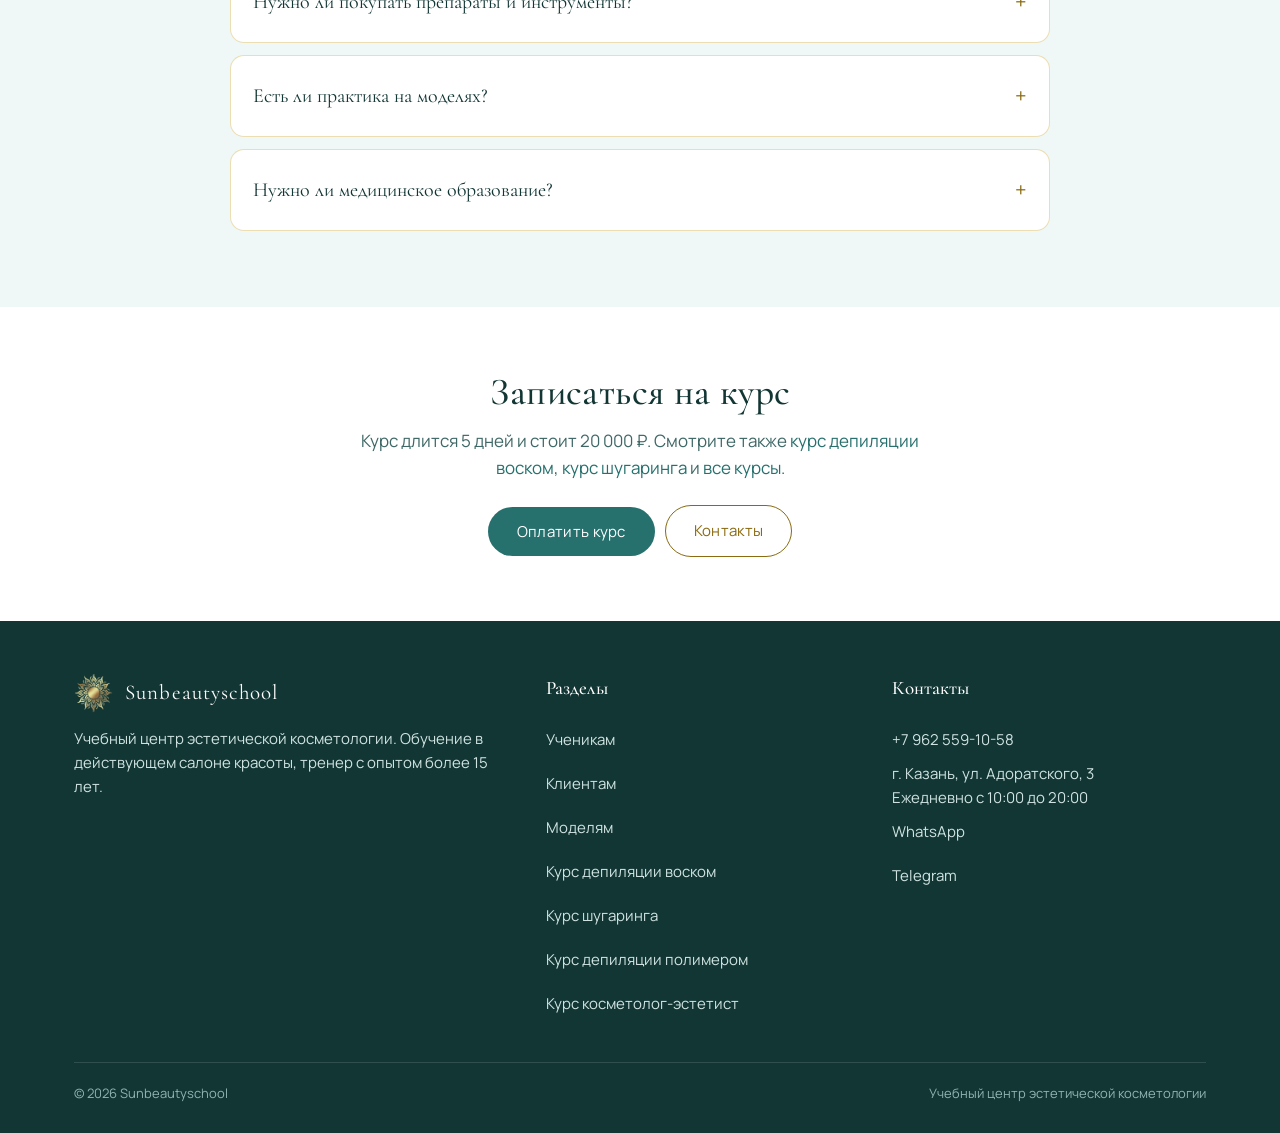
<file: course-cosmetology.html>
<!DOCTYPE html>
<html lang="ru">
<head>
<meta charset="utf-8">
<meta name="viewport" content="width=device-width, initial-scale=1">
<title>Курс косметолог-эстетист, 5 дней | Sunbeautyschool</title>
<meta name="description" content="Курс косметолога-эстетиста за 20 000 ₽ и 5 дней: три вида чисток лица, дарсонваль, массаж лица и воротниковой зоны, уходы и маски, практика на моделях.">
<link rel="canonical" href="https://sunbeautyschool.ru/course-cosmetology.html">
<meta property="og:type" content="website">
<meta property="og:site_name" content="Sunbeautyschool">
<meta property="og:title" content="Курс косметолог-эстетист, 5 дней | Sunbeautyschool">
<meta property="og:description" content="Курс косметолога-эстетиста за 20 000 ₽ и 5 дней: три вида чисток лица, дарсонваль, массаж лица и воротниковой зоны, уходы и маски, практика на моделях.">
<meta property="og:url" content="https://sunbeautyschool.ru/course-cosmetology.html">
<meta property="og:image" content="https://sunbeautyschool.ru/assets/img/face-us.jpg">
<meta property="og:locale" content="ru_RU">
<link rel="icon" href="assets/img/logo-mark.png">
<link rel="preconnect" href="https://fonts.googleapis.com">
<link rel="preconnect" href="https://fonts.gstatic.com" crossorigin>
<link href="https://fonts.googleapis.com/css2?family=Cormorant+Garamond:wght@400;500;600&family=Manrope:wght@300;400;500;600&display=swap" rel="stylesheet">
<link rel="stylesheet" href="assets/css/style.css">
<script type="application/ld+json">{"@context": "https://schema.org", "@type": "BreadcrumbList", "itemListElement": [{"@type": "ListItem", "position": 1, "name": "Главная", "item": "https://sunbeautyschool.ru/index.html"}, {"@type": "ListItem", "position": 2, "name": "Ученикам", "item": "https://sunbeautyschool.ru/students.html"}, {"@type": "ListItem", "position": 3, "name": "Косметолог-эстетист"}]}</script>
<script type="application/ld+json">{"@context": "https://schema.org", "@type": "Course", "name": "Курс косметолог-эстетист", "description": "Пятидневный курс косметолога-эстетиста: три вида чисток лица, дарсонваль, массаж лица и воротниковой зоны, уходовые процедуры и маски, практика на моделях.", "url": "https://sunbeautyschool.ru/course-cosmetology.html", "provider": {"@type": "EducationalOrganization", "name": "Sunbeautyschool", "url": "https://sunbeautyschool.ru/"}, "inLanguage": "ru", "hasCourseInstance": [{"@type": "CourseInstance", "courseMode": "onsite", "courseWorkload": "P5D", "offers": {"@type": "Offer", "price": "20000", "priceCurrency": "RUB", "availability": "https://schema.org/InStock"}}]}</script>
<script type="application/ld+json">{"@context": "https://schema.org", "@type": "FAQPage", "mainEntity": [{"@type": "Question", "name": "Сколько стоит и сколько длится курс?", "acceptedAnswer": {"@type": "Answer", "text": "Курс косметолога-эстетиста стоит 20 000 ₽ и длится 5 дней."}}, {"@type": "Question", "name": "Каким чисткам лица вы обучаете?", "acceptedAnswer": {"@type": "Answer", "text": "Трём видам: ультразвуковой, аппаратной и ручной чистке лица. Также вы освоите дарсонваль и массаж лица."}}, {"@type": "Question", "name": "Нужно ли покупать препараты и инструменты?", "acceptedAnswer": {"@type": "Answer", "text": "Нет, всё необходимое для обучения входит в стоимость курса."}}, {"@type": "Question", "name": "Есть ли практика на моделях?", "acceptedAnswer": {"@type": "Answer", "text": "Да, все процедуры вы отрабатываете на моделях под контролем тренера. Моделей приглашает учебный центр."}}, {"@type": "Question", "name": "Нужно ли медицинское образование?", "acceptedAnswer": {"@type": "Answer", "text": "Нет. Курс рассчитан на эстетические процедуры и обучение с нуля, по окончании вы получаете сертификат."}}]}</script>
</head>
<body>

<header class="header">
  <div class="container header-inner">
    <a class="brand" href="index.html">
      <picture><source srcset="assets/img/logo-mark.webp" type="image/webp"><img src="assets/img/logo-mark.png" alt="Sunbeautyschool" width="184" height="187" style="height:46px;width:auto"></picture>
      <span>Sunbeautyschool</span>
    </a>
    <button class="burger" aria-label="Открыть меню" aria-expanded="false"><span></span><span></span><span></span></button>
    <nav class="nav" aria-label="Основное меню">
      <a href="students.html" class="active">Ученикам</a>
      <a href="clients.html">Клиентам</a>
      <a href="models.html">Моделям</a>
      <a href="index.html#reviews">Отзывы</a>
      <a href="index.html#contacts">Контакты</a>
    </nav>
  </div>
</header>
<div class="goldline"></div>

<section class="page-hero">
  <div class="container">
    <nav class="breadcrumbs" aria-label="Хлебные крошки"><a href="index.html">Главная</a> — <a href="students.html">Ученикам</a> — <span>Косметолог-эстетист</span></nav>
    <div class="split">
      <div>
        <span class="tag">5 дней</span>
        <h1>Косметолог-эстетист</h1>
        <p class="lead" style="margin:14px 0 18px">Полный курс за 20 000 ₽ и 5 дней обучения: три вида чисток лица, массаж лица и воротниковой зоны, дарсонваль, уходовые процедуры и маски. Всё отрабатывается на моделях, по окончании вы получаете сертификат.</p>
        <div class="price" style="font-size:34px;margin-bottom:18px">20 000 ₽</div>
        <div class="card-actions">
          <button type="button" class="btn btn-primary" data-pay="course-cosmetology" data-course="курс косметолога-эстетиста">Оплатить курс</button>
          <a class="btn btn-gold" href="index.html#contacts">Задать вопрос</a>
        </div>
      </div>
      <div><picture><source srcset="assets/img/face-us.webp" type="image/webp"><img src="assets/img/face-us.jpg" alt="Ультразвуковая чистка лица на курсе косметолога-эстетиста" width="1000" height="558" fetchpriority="high"></picture></div>
    </div>
  </div>
</section>

<section class="section">
  <div class="container">
    <div class="split">
      <div>
        <h2 class="list-head">На курсе вы узнаете</h2>
        <ul class="list">
          <li>Основы косметологии</li>
          <li>Виды кожных заболеваний</li>
          <li>Нормы СанПиН</li>
          <li>Обзор различных производителей препаратов</li>
          <li>Ультразвуковая и аппаратная чистка лица</li>
          <li>Ручная чистка лица</li>
          <li>Дарсонваль</li>
          <li>Массаж лица</li>
          <li>Уход за лицом по типу кожи: маски, смывки, лосьоны, тоники</li>
          <li>Виды масок, в том числе альгинатная</li>
        </ul>
      </div>
      <div>
        <h2 class="list-head">Вы научитесь</h2>
        <ul class="list">
          <li>Определять тип кожи лица</li>
          <li>Подбирать уход и процедуры в соответствии с типом кожи</li>
          <li>Трём видам чисток лица</li>
          <li>Массажу лица и воротниковой зоны</li>
          <li>Отработаете все знания на моделях</li>
          <li>Получите сертификат</li>
        </ul>
      </div>
    </div>
    <div class="note" style="margin-top:32px">Материалы, препараты и инструменты входят в стоимость курса — приносить с собой ничего не нужно. Обучение проходит в действующем салоне красоты, записаться нужно заранее.</div>
  </div>
</section>

<section class="section section-soft">
  <div class="container">
    <div class="section-head"><h2>Частые вопросы</h2></div>
    <div class="faq"><details><summary>Сколько стоит и сколько длится курс?</summary><p>Курс косметолога-эстетиста стоит 20 000 ₽ и длится 5 дней.</p></details><details><summary>Каким чисткам лица вы обучаете?</summary><p>Трём видам: ультразвуковой, аппаратной и ручной чистке лица. Также вы освоите дарсонваль и массаж лица.</p></details><details><summary>Нужно ли покупать препараты и инструменты?</summary><p>Нет, всё необходимое для обучения входит в стоимость курса.</p></details><details><summary>Есть ли практика на моделях?</summary><p>Да, все процедуры вы отрабатываете на моделях под контролем тренера. Моделей приглашает учебный центр.</p></details><details><summary>Нужно ли медицинское образование?</summary><p>Нет. Курс рассчитан на эстетические процедуры и обучение с нуля, по окончании вы получаете сертификат.</p></details></div>
  </div>
</section>

<section class="section">
  <div class="container center">
    <h2>Записаться на курс</h2>
    <p class="lead" style="margin:12px auto 24px;max-width:600px">Курс длится 5 дней и стоит 20 000 ₽. Смотрите также <a href="course-wax.html" style="color:var(--tiffany-deep)">курс депиляции воском</a>, <a href="course-sugar.html" style="color:var(--tiffany-deep)">курс шугаринга</a> и <a href="students.html" style="color:var(--tiffany-deep)">все курсы</a>.</p>
    <div class="card-actions" style="justify-content:center">
      <button type="button" class="btn btn-primary" data-pay="course-cosmetology" data-course="курс косметолога-эстетиста">Оплатить курс</button>
      <a class="btn btn-gold" href="index.html#contacts">Контакты</a>
    </div>
  </div>
</section>

<footer class="footer">
  <div class="container">
    <div class="footer-grid">
      <div>
        <div class="brand" style="margin-bottom:14px">
          <picture><source srcset="assets/img/logo-mark.webp" type="image/webp"><img src="assets/img/logo-mark.png" alt="Sunbeautyschool" width="184" height="187" style="height:40px;width:auto" loading="lazy" decoding="async"></picture>
          <span>Sunbeautyschool</span>
        </div>
        <p>Учебный центр эстетической косметологии. Обучение в действующем салоне красоты, тренер с опытом более 15 лет.</p>
      </div>
      <div>
        <h4>Разделы</h4>
        <ul>
          <li><a href="students.html">Ученикам</a></li>
          <li><a href="clients.html">Клиентам</a></li>
          <li><a href="models.html">Моделям</a></li>
          <li><a href="course-wax.html">Курс депиляции воском</a></li>
          <li><a href="course-sugar.html">Курс шугаринга</a></li>
          <li><a href="course-polymer.html">Курс депиляции полимером</a></li>
          <li><a href="course-cosmetology.html">Курс косметолог-эстетист</a></li>
        </ul>
      </div>
      <div>
        <h4>Контакты</h4>
        <ul>
          <li><a href="tel:+79625591058">+7 962 559-10-58</a></li>
          <li>г. Казань, ул. Адоратского, 3</li>
          <li>Ежедневно с 10:00 до 20:00</li>
          <li><a href="https://wa.me/79625591058" target="_blank" rel="noopener">WhatsApp</a></li>
          <li><a href="https://t.me/sunbeautyschool" target="_blank" rel="noopener">Telegram</a></li>
        </ul>
      </div>
    </div>
    <div class="footer-bottom">
      <span>© <span data-year>2026</span> Sunbeautyschool</span>
      <span>Учебный центр эстетической косметологии</span>
    </div>
  </div>
</footer>

<script src="assets/js/main.js" defer></script>
<script src="assets/js/analytics.js" defer></script>
</body>
</html>
</file>
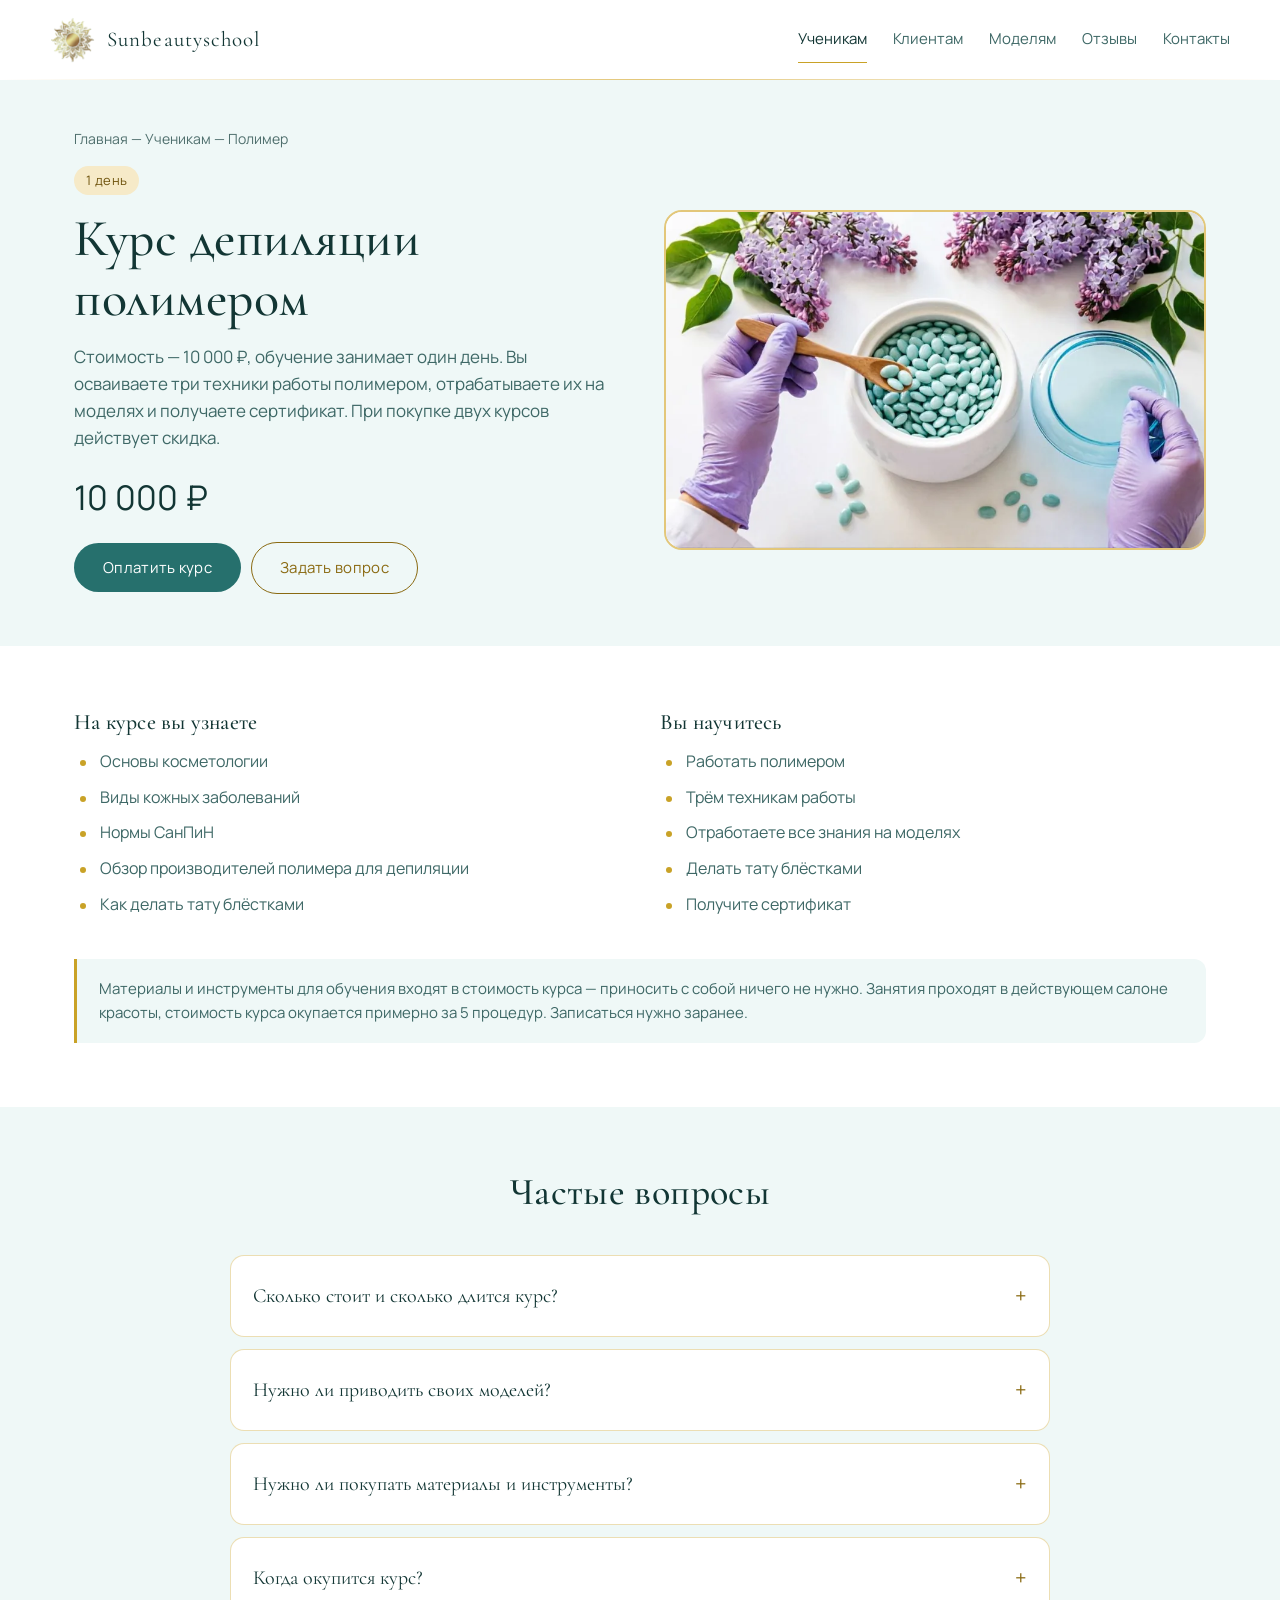
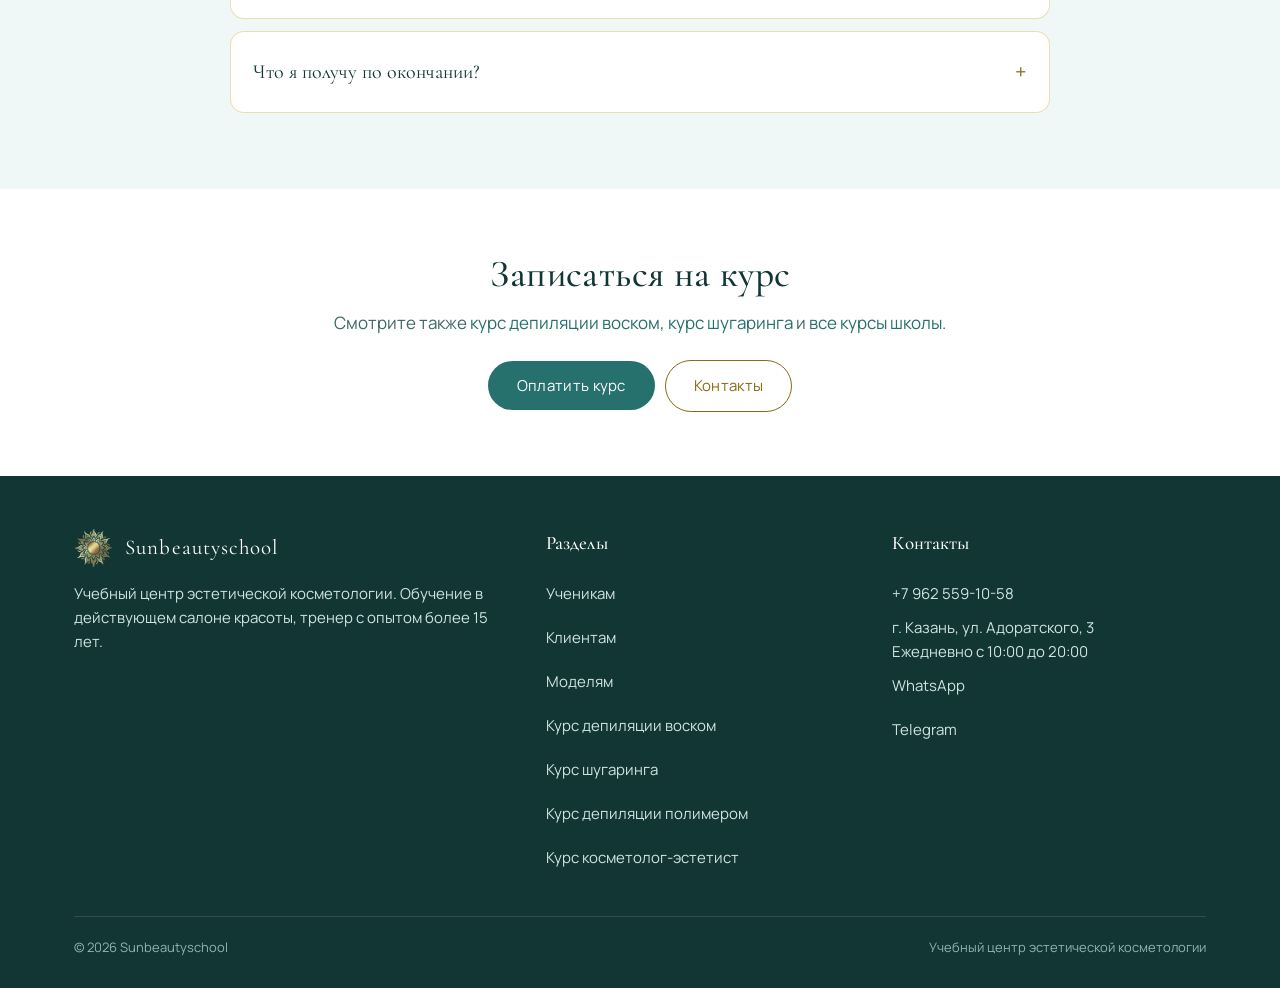
<file: course-polymer.html>
<!DOCTYPE html>
<html lang="ru">
<head>
<meta charset="utf-8">
<meta name="viewport" content="width=device-width, initial-scale=1">
<title>Курс депиляции полимером, 10 000 ₽ за день | Sunbeautyschool</title>
<meta name="description" content="Курс депиляции полимером за 10 000 ₽ и один день обучения: три техники работы, нормы СанПиН, тату блёстками, отработка на моделях и сертификат.">
<link rel="canonical" href="https://sunbeautyschool.ru/course-polymer.html">
<meta property="og:type" content="website">
<meta property="og:site_name" content="Sunbeautyschool">
<meta property="og:title" content="Курс депиляции полимером, 10 000 ₽ за день | Sunbeautyschool">
<meta property="og:description" content="Курс депиляции полимером за 10 000 ₽ и один день обучения: три техники работы, нормы СанПиН, тату блёстками, отработка на моделях и сертификат.">
<meta property="og:url" content="https://sunbeautyschool.ru/course-polymer.html">
<meta property="og:image" content="https://sunbeautyschool.ru/assets/img/face-us.jpg">
<meta property="og:locale" content="ru_RU">
<link rel="icon" href="assets/img/logo-mark.png">
<link rel="preconnect" href="https://fonts.googleapis.com">
<link rel="preconnect" href="https://fonts.gstatic.com" crossorigin>
<link href="https://fonts.googleapis.com/css2?family=Cormorant+Garamond:wght@400;500;600&family=Manrope:wght@300;400;500;600&display=swap" rel="stylesheet">
<link rel="stylesheet" href="assets/css/style.css">
<script type="application/ld+json">{"@context": "https://schema.org", "@type": "BreadcrumbList", "itemListElement": [{"@type": "ListItem", "position": 1, "name": "Главная", "item": "https://sunbeautyschool.ru/index.html"}, {"@type": "ListItem", "position": 2, "name": "Ученикам", "item": "https://sunbeautyschool.ru/students.html"}, {"@type": "ListItem", "position": 3, "name": "Полимер"}]}</script>
<script type="application/ld+json">{"@context": "https://schema.org", "@type": "Course", "name": "Курс депиляции полимером", "description": "Курс депиляции полимером за 10 000 ₽ и один день обучения: три техники работы, нормы СанПиН, тату блёстками, отработка на моделях и сертификат.", "url": "https://sunbeautyschool.ru/course-polymer.html", "provider": {"@type": "EducationalOrganization", "name": "Sunbeautyschool", "url": "https://sunbeautyschool.ru/"}, "inLanguage": "ru", "hasCourseInstance": [{"@type": "CourseInstance", "courseMode": "onsite", "courseWorkload": "P1D", "offers": {"@type": "Offer", "price": "10000", "priceCurrency": "RUB", "availability": "https://schema.org/InStock"}}]}</script>
<script type="application/ld+json">{"@context": "https://schema.org", "@type": "FAQPage", "mainEntity": [{"@type": "Question", "name": "Сколько стоит и сколько длится курс?", "acceptedAnswer": {"@type": "Answer", "text": "Курс стоит 10 000 ₽ и длится один день. Обучение проходит в действующем салоне красоты."}}, {"@type": "Question", "name": "Нужно ли приводить своих моделей?", "acceptedAnswer": {"@type": "Answer", "text": "Нет, моделей приглашает учебный центр. Вы отрабатываете все три техники на реальных клиентах под контролем тренера."}}, {"@type": "Question", "name": "Нужно ли покупать материалы и инструменты?", "acceptedAnswer": {"@type": "Answer", "text": "Нет, всё необходимое для обучения входит в стоимость курса."}}, {"@type": "Question", "name": "Когда окупится курс?", "acceptedAnswer": {"@type": "Answer", "text": "Стоимость курса окупается примерно за 5 процедур."}}, {"@type": "Question", "name": "Что я получу по окончании?", "acceptedAnswer": {"@type": "Answer", "text": "Сертификат, три отработанные техники работы полимером и умение делать тату блёстками."}}]}</script>
</head>
<body>

<header class="header">
  <div class="container header-inner">
    <a class="brand" href="index.html">
      <picture><source srcset="assets/img/logo-mark.webp" type="image/webp"><img src="assets/img/logo-mark.png" alt="Sunbeautyschool" width="184" height="187" style="height:46px;width:auto"></picture>
      <span>Sunbeautyschool</span>
    </a>
    <button class="burger" aria-label="Открыть меню" aria-expanded="false"><span></span><span></span><span></span></button>
    <nav class="nav" aria-label="Основное меню">
      <a href="students.html" class="active">Ученикам</a>
      <a href="clients.html">Клиентам</a>
      <a href="models.html">Моделям</a>
      <a href="index.html#reviews">Отзывы</a>
      <a href="index.html#contacts">Контакты</a>
    </nav>
  </div>
</header>
<div class="goldline"></div>

<section class="page-hero">
  <div class="container">
    <nav class="breadcrumbs" aria-label="Хлебные крошки"><a href="index.html">Главная</a> — <a href="students.html">Ученикам</a> — <span>Полимер</span></nav>
    <div class="split">
      <div>
        <span class="tag">1 день</span>
        <h1>Курс депиляции полимером</h1>
        <p class="lead" style="margin:14px 0 18px">Стоимость — 10 000 ₽, обучение занимает один день. Вы осваиваете три техники работы полимером, отрабатываете их на моделях и получаете сертификат. При покупке двух курсов действует скидка.</p>
        <div class="price" style="font-size:34px;margin-bottom:18px">10 000 ₽</div>
        <div class="card-actions">
          <button type="button" class="btn btn-primary" data-pay="course-polymer" data-course="курс депиляции полимером">Оплатить курс</button>
          <a class="btn btn-gold" href="index.html#contacts">Задать вопрос</a>
        </div>
      </div>
      <div><picture><source srcset="assets/img/course-polymer.webp" type="image/webp"><img src="assets/img/course-polymer.jpg" alt="Курс депиляции полимером" width="1000" height="558" fetchpriority="high"></picture></div>
    </div>
  </div>
</section>

<section class="section">
  <div class="container">
    <div class="split">
      <div>
        <h2 class="list-head">На курсе вы узнаете</h2>
        <ul class="list">
          <li>Основы косметологии</li>
          <li>Виды кожных заболеваний</li>
          <li>Нормы СанПиН</li>
          <li>Обзор производителей полимера для депиляции</li>
          <li>Как делать тату блёстками</li>
        </ul>
      </div>
      <div>
        <h2 class="list-head">Вы научитесь</h2>
        <ul class="list">
          <li>Работать полимером</li>
          <li>Трём техникам работы</li>
          <li>Отработаете все знания на моделях</li>
          <li>Делать тату блёстками</li>
          <li>Получите сертификат</li>
        </ul>
      </div>
    </div>
    <div class="note" style="margin-top:32px">Материалы и инструменты для обучения входят в стоимость курса — приносить с собой ничего не нужно. Занятия проходят в действующем салоне красоты, стоимость курса окупается примерно за 5 процедур. Записаться нужно заранее.</div>
  </div>
</section>

<section class="section section-soft">
  <div class="container">
    <div class="section-head"><h2>Частые вопросы</h2></div>
    <div class="faq"><details><summary>Сколько стоит и сколько длится курс?</summary><p>Курс стоит 10 000 ₽ и длится один день. Обучение проходит в действующем салоне красоты.</p></details><details><summary>Нужно ли приводить своих моделей?</summary><p>Нет, моделей приглашает учебный центр. Вы отрабатываете все три техники на реальных клиентах под контролем тренера.</p></details><details><summary>Нужно ли покупать материалы и инструменты?</summary><p>Нет, всё необходимое для обучения входит в стоимость курса.</p></details><details><summary>Когда окупится курс?</summary><p>Стоимость курса окупается примерно за 5 процедур.</p></details><details><summary>Что я получу по окончании?</summary><p>Сертификат, три отработанные техники работы полимером и умение делать тату блёстками.</p></details></div>
  </div>
</section>

<section class="section">
  <div class="container center">
    <h2>Записаться на курс</h2>
    <p class="lead" style="margin:12px auto 24px;max-width:620px">Смотрите также <a href="course-wax.html" style="color:var(--tiffany-deep)">курс депиляции воском</a>, <a href="course-sugar.html" style="color:var(--tiffany-deep)">курс шугаринга</a> и <a href="students.html" style="color:var(--tiffany-deep)">все курсы школы</a>.</p>
    <div class="card-actions" style="justify-content:center">
      <button type="button" class="btn btn-primary" data-pay="course-polymer" data-course="курс депиляции полимером">Оплатить курс</button>
      <a class="btn btn-gold" href="index.html#contacts">Контакты</a>
    </div>
  </div>
</section>

<footer class="footer">
  <div class="container">
    <div class="footer-grid">
      <div>
        <div class="brand" style="margin-bottom:14px">
          <picture><source srcset="assets/img/logo-mark.webp" type="image/webp"><img src="assets/img/logo-mark.png" alt="Sunbeautyschool" width="184" height="187" style="height:40px;width:auto" loading="lazy" decoding="async"></picture>
          <span>Sunbeautyschool</span>
        </div>
        <p>Учебный центр эстетической косметологии. Обучение в действующем салоне красоты, тренер с опытом более 15 лет.</p>
      </div>
      <div>
        <h4>Разделы</h4>
        <ul>
          <li><a href="students.html">Ученикам</a></li>
          <li><a href="clients.html">Клиентам</a></li>
          <li><a href="models.html">Моделям</a></li>
          <li><a href="course-wax.html">Курс депиляции воском</a></li>
          <li><a href="course-sugar.html">Курс шугаринга</a></li>
          <li><a href="course-polymer.html">Курс депиляции полимером</a></li>
          <li><a href="course-cosmetology.html">Курс косметолог-эстетист</a></li>
        </ul>
      </div>
      <div>
        <h4>Контакты</h4>
        <ul>
          <li><a href="tel:+79625591058">+7 962 559-10-58</a></li>
          <li>г. Казань, ул. Адоратского, 3</li>
          <li>Ежедневно с 10:00 до 20:00</li>
          <li><a href="https://wa.me/79625591058" target="_blank" rel="noopener">WhatsApp</a></li>
          <li><a href="https://t.me/sunbeautyschool" target="_blank" rel="noopener">Telegram</a></li>
        </ul>
      </div>
    </div>
    <div class="footer-bottom">
      <span>© <span data-year>2026</span> Sunbeautyschool</span>
      <span>Учебный центр эстетической косметологии</span>
    </div>
  </div>
</footer>

<script src="assets/js/main.js" defer></script>
<script src="assets/js/analytics.js" defer></script>
</body>
</html>
</file>
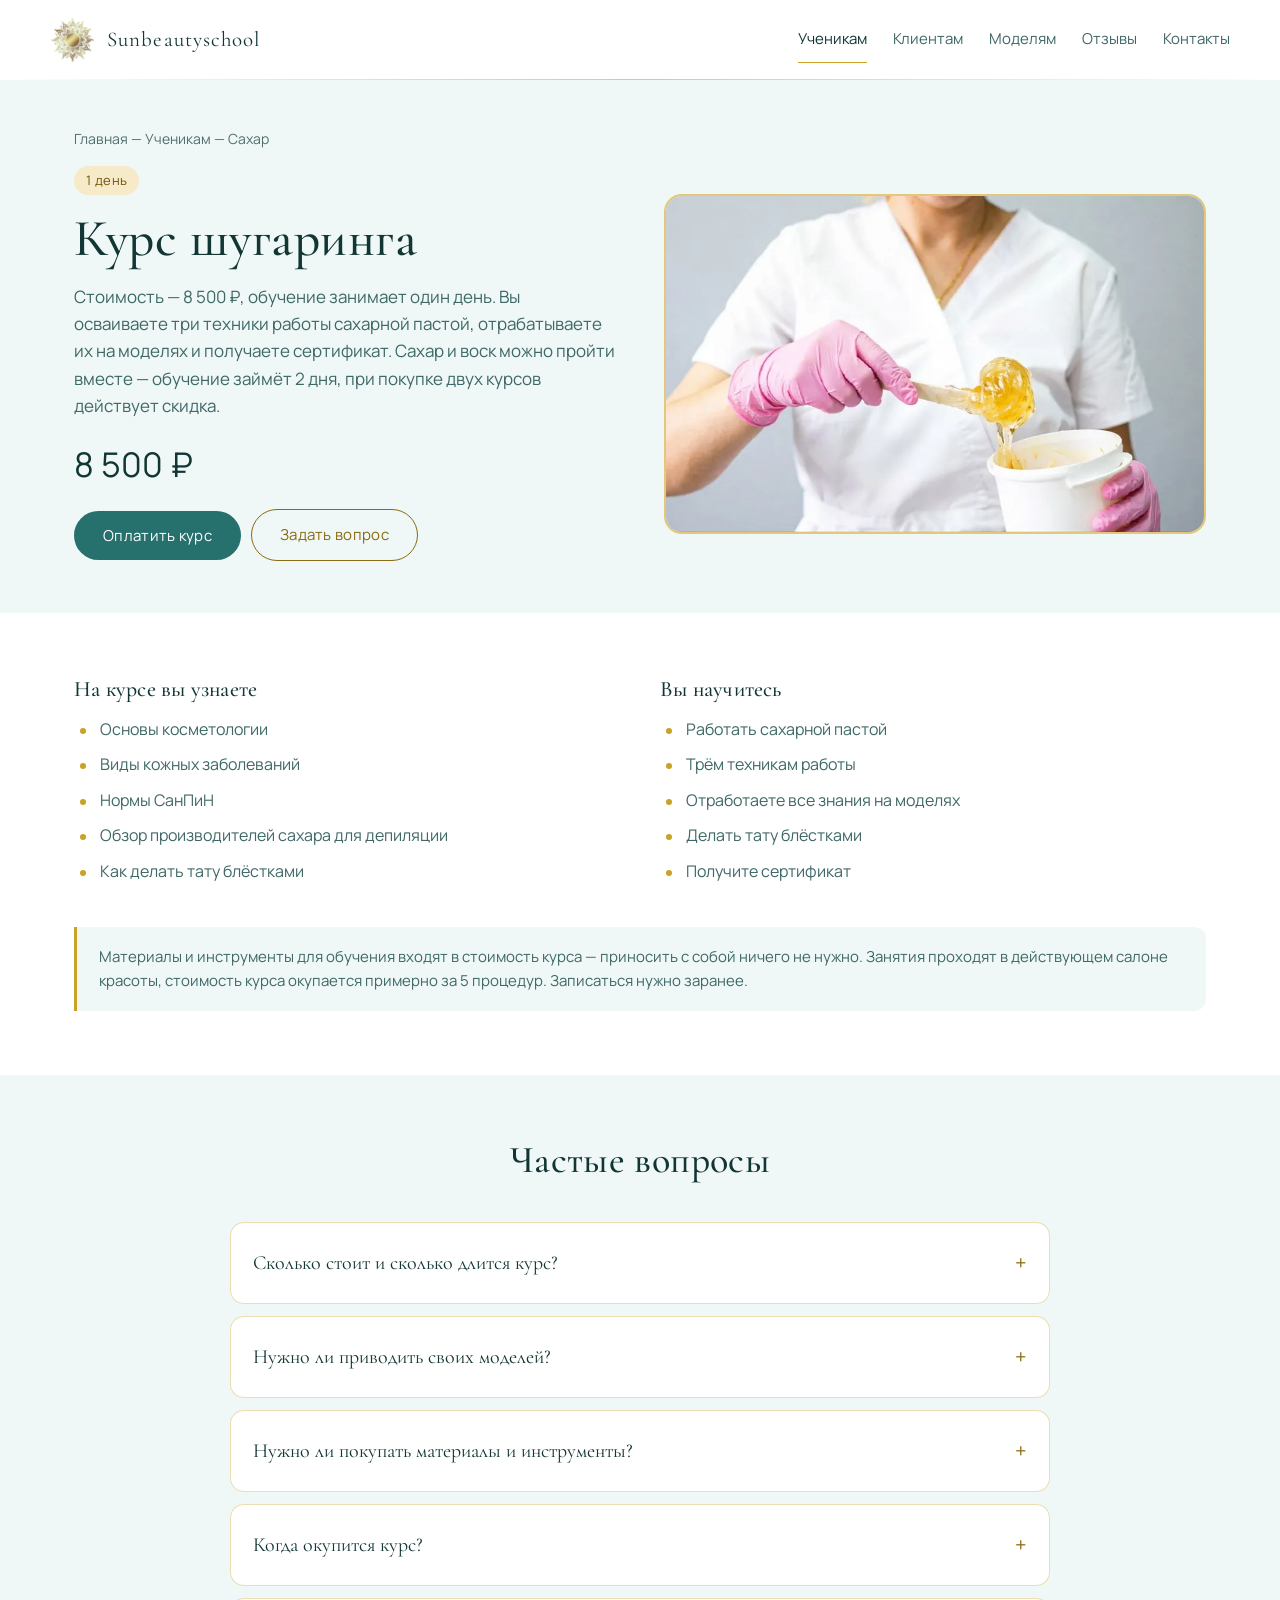
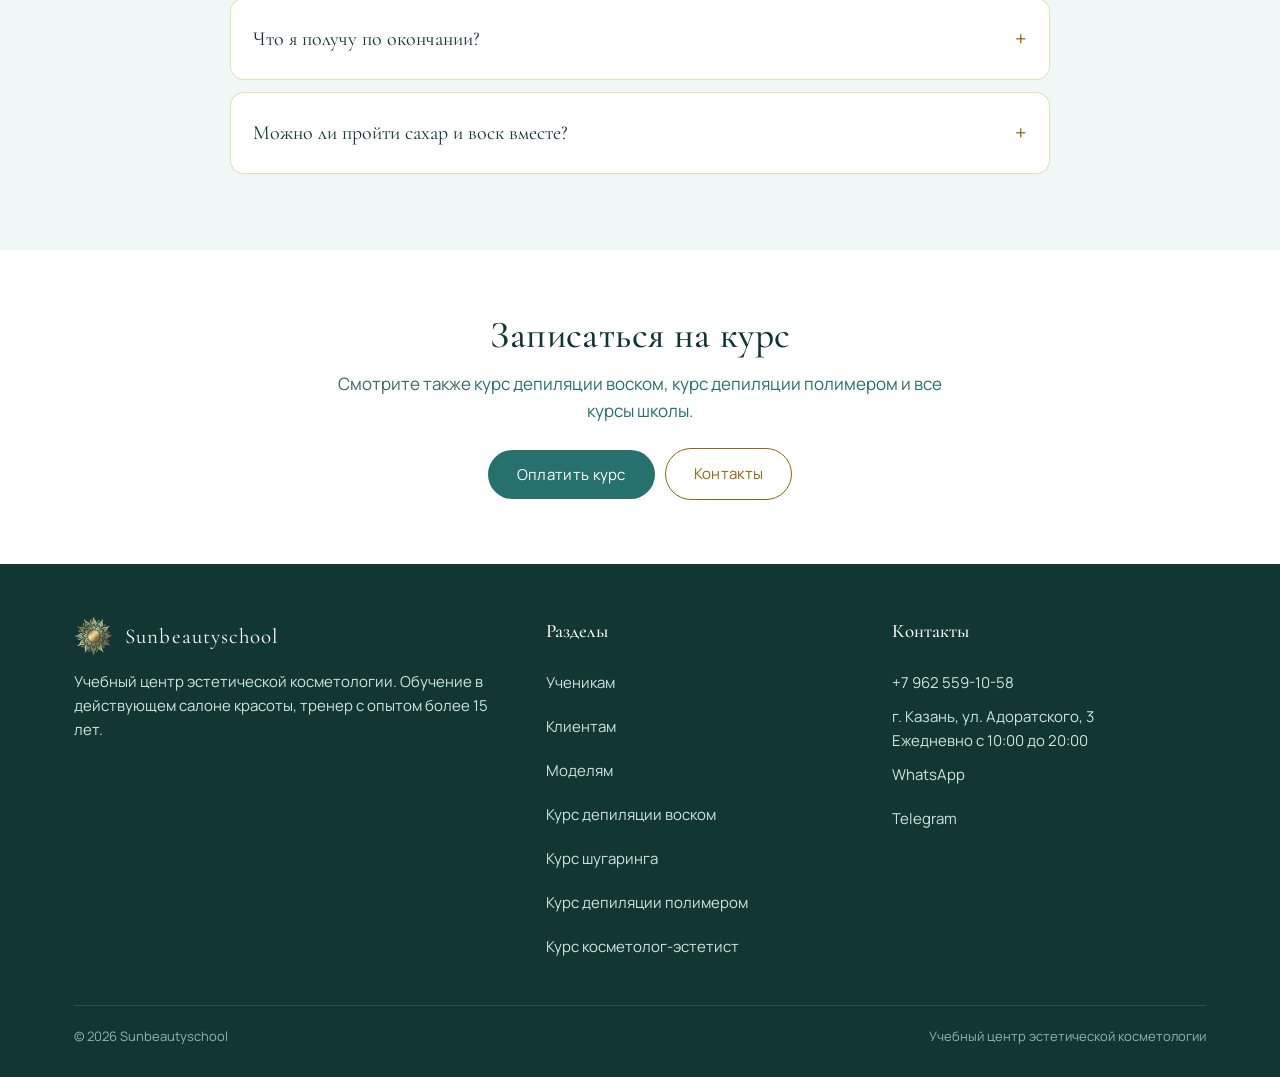
<file: course-sugar.html>
<!DOCTYPE html>
<html lang="ru">
<head>
<meta charset="utf-8">
<meta name="viewport" content="width=device-width, initial-scale=1">
<title>Курс шугаринга сахаром, 8 500 ₽ за день | Sunbeautyschool</title>
<meta name="description" content="Курс шугаринга за 8 500 ₽ и один день обучения: три техники работы с сахарной пастой, нормы СанПиН, тату блёстками, практика на моделях и сертификат.">
<link rel="canonical" href="https://sunbeautyschool.ru/course-sugar.html">
<meta property="og:type" content="website">
<meta property="og:site_name" content="Sunbeautyschool">
<meta property="og:title" content="Курс шугаринга сахаром, 8 500 ₽ за день | Sunbeautyschool">
<meta property="og:description" content="Курс шугаринга за 8 500 ₽ и один день обучения: три техники работы с сахарной пастой, нормы СанПиН, тату блёстками, практика на моделях и сертификат.">
<meta property="og:url" content="https://sunbeautyschool.ru/course-sugar.html">
<meta property="og:image" content="https://sunbeautyschool.ru/assets/img/face-us.jpg">
<meta property="og:locale" content="ru_RU">
<link rel="icon" href="assets/img/logo-mark.png">
<link rel="preconnect" href="https://fonts.googleapis.com">
<link rel="preconnect" href="https://fonts.gstatic.com" crossorigin>
<link href="https://fonts.googleapis.com/css2?family=Cormorant+Garamond:wght@400;500;600&family=Manrope:wght@300;400;500;600&display=swap" rel="stylesheet">
<link rel="stylesheet" href="assets/css/style.css">
<script type="application/ld+json">{"@context": "https://schema.org", "@type": "BreadcrumbList", "itemListElement": [{"@type": "ListItem", "position": 1, "name": "Главная", "item": "https://sunbeautyschool.ru/index.html"}, {"@type": "ListItem", "position": 2, "name": "Ученикам", "item": "https://sunbeautyschool.ru/students.html"}, {"@type": "ListItem", "position": 3, "name": "Сахар"}]}</script>
<script type="application/ld+json">{"@context": "https://schema.org", "@type": "Course", "name": "Курс шугаринга", "description": "Курс шугаринга за 8 500 ₽ и один день обучения: три техники работы с сахарной пастой, нормы СанПиН, тату блёстками, практика на моделях и сертификат.", "url": "https://sunbeautyschool.ru/course-sugar.html", "provider": {"@type": "EducationalOrganization", "name": "Sunbeautyschool", "url": "https://sunbeautyschool.ru/"}, "inLanguage": "ru", "hasCourseInstance": [{"@type": "CourseInstance", "courseMode": "onsite", "courseWorkload": "P1D", "offers": {"@type": "Offer", "price": "8500", "priceCurrency": "RUB", "availability": "https://schema.org/InStock"}}]}</script>
<script type="application/ld+json">{"@context": "https://schema.org", "@type": "FAQPage", "mainEntity": [{"@type": "Question", "name": "Сколько стоит и сколько длится курс?", "acceptedAnswer": {"@type": "Answer", "text": "Курс стоит 8 500 ₽ и длится один день. Обучение проходит в действующем салоне красоты."}}, {"@type": "Question", "name": "Нужно ли приводить своих моделей?", "acceptedAnswer": {"@type": "Answer", "text": "Нет, моделей приглашает учебный центр. Вы отрабатываете все три техники на реальных клиентах под контролем тренера."}}, {"@type": "Question", "name": "Нужно ли покупать материалы и инструменты?", "acceptedAnswer": {"@type": "Answer", "text": "Нет, всё необходимое для обучения входит в стоимость курса."}}, {"@type": "Question", "name": "Когда окупится курс?", "acceptedAnswer": {"@type": "Answer", "text": "Стоимость курса окупается примерно за 5 процедур."}}, {"@type": "Question", "name": "Что я получу по окончании?", "acceptedAnswer": {"@type": "Answer", "text": "Сертификат, три отработанные техники работы сахарной пастой и умение делать тату блёстками."}}, {"@type": "Question", "name": "Можно ли пройти сахар и воск вместе?", "acceptedAnswer": {"@type": "Answer", "text": "Да, тогда обучение занимает 2 дня. При покупке двух курсов действует скидка."}}]}</script>
</head>
<body>

<header class="header">
  <div class="container header-inner">
    <a class="brand" href="index.html">
      <picture><source srcset="assets/img/logo-mark.webp" type="image/webp"><img src="assets/img/logo-mark.png" alt="Sunbeautyschool" width="184" height="187" style="height:46px;width:auto"></picture>
      <span>Sunbeautyschool</span>
    </a>
    <button class="burger" aria-label="Открыть меню" aria-expanded="false"><span></span><span></span><span></span></button>
    <nav class="nav" aria-label="Основное меню">
      <a href="students.html" class="active">Ученикам</a>
      <a href="clients.html">Клиентам</a>
      <a href="models.html">Моделям</a>
      <a href="index.html#reviews">Отзывы</a>
      <a href="index.html#contacts">Контакты</a>
    </nav>
  </div>
</header>
<div class="goldline"></div>

<section class="page-hero">
  <div class="container">
    <nav class="breadcrumbs" aria-label="Хлебные крошки"><a href="index.html">Главная</a> — <a href="students.html">Ученикам</a> — <span>Сахар</span></nav>
    <div class="split">
      <div>
        <span class="tag">1 день</span>
        <h1>Курс шугаринга</h1>
        <p class="lead" style="margin:14px 0 18px">Стоимость — 8 500 ₽, обучение занимает один день. Вы осваиваете три техники работы сахарной пастой, отрабатываете их на моделях и получаете сертификат. Сахар и воск можно пройти вместе — обучение займёт 2 дня, при покупке двух курсов действует скидка.</p>
        <div class="price" style="font-size:34px;margin-bottom:18px">8 500 ₽</div>
        <div class="card-actions">
          <button type="button" class="btn btn-primary" data-pay="course-sugar" data-course="курс шугаринга">Оплатить курс</button>
          <a class="btn btn-gold" href="index.html#contacts">Задать вопрос</a>
        </div>
      </div>
      <div><picture><source srcset="assets/img/course-sugar.webp" type="image/webp"><img src="assets/img/course-sugar.jpg" alt="Курс шугаринга" width="1000" height="558" fetchpriority="high"></picture></div>
    </div>
  </div>
</section>

<section class="section">
  <div class="container">
    <div class="split">
      <div>
        <h2 class="list-head">На курсе вы узнаете</h2>
        <ul class="list">
          <li>Основы косметологии</li>
          <li>Виды кожных заболеваний</li>
          <li>Нормы СанПиН</li>
          <li>Обзор производителей сахара для депиляции</li>
          <li>Как делать тату блёстками</li>
        </ul>
      </div>
      <div>
        <h2 class="list-head">Вы научитесь</h2>
        <ul class="list">
          <li>Работать сахарной пастой</li>
          <li>Трём техникам работы</li>
          <li>Отработаете все знания на моделях</li>
          <li>Делать тату блёстками</li>
          <li>Получите сертификат</li>
        </ul>
      </div>
    </div>
    <div class="note" style="margin-top:32px">Материалы и инструменты для обучения входят в стоимость курса — приносить с собой ничего не нужно. Занятия проходят в действующем салоне красоты, стоимость курса окупается примерно за 5 процедур. Записаться нужно заранее.</div>
  </div>
</section>

<section class="section section-soft">
  <div class="container">
    <div class="section-head"><h2>Частые вопросы</h2></div>
    <div class="faq"><details><summary>Сколько стоит и сколько длится курс?</summary><p>Курс стоит 8 500 ₽ и длится один день. Обучение проходит в действующем салоне красоты.</p></details><details><summary>Нужно ли приводить своих моделей?</summary><p>Нет, моделей приглашает учебный центр. Вы отрабатываете все три техники на реальных клиентах под контролем тренера.</p></details><details><summary>Нужно ли покупать материалы и инструменты?</summary><p>Нет, всё необходимое для обучения входит в стоимость курса.</p></details><details><summary>Когда окупится курс?</summary><p>Стоимость курса окупается примерно за 5 процедур.</p></details><details><summary>Что я получу по окончании?</summary><p>Сертификат, три отработанные техники работы сахарной пастой и умение делать тату блёстками.</p></details><details><summary>Можно ли пройти сахар и воск вместе?</summary><p>Да, тогда обучение занимает 2 дня. При покупке двух курсов действует скидка.</p></details></div>
  </div>
</section>

<section class="section">
  <div class="container center">
    <h2>Записаться на курс</h2>
    <p class="lead" style="margin:12px auto 24px;max-width:620px">Смотрите также <a href="course-wax.html" style="color:var(--tiffany-deep)">курс депиляции воском</a>, <a href="course-polymer.html" style="color:var(--tiffany-deep)">курс депиляции полимером</a> и <a href="students.html" style="color:var(--tiffany-deep)">все курсы школы</a>.</p>
    <div class="card-actions" style="justify-content:center">
      <button type="button" class="btn btn-primary" data-pay="course-sugar" data-course="курс шугаринга">Оплатить курс</button>
      <a class="btn btn-gold" href="index.html#contacts">Контакты</a>
    </div>
  </div>
</section>

<footer class="footer">
  <div class="container">
    <div class="footer-grid">
      <div>
        <div class="brand" style="margin-bottom:14px">
          <picture><source srcset="assets/img/logo-mark.webp" type="image/webp"><img src="assets/img/logo-mark.png" alt="Sunbeautyschool" width="184" height="187" style="height:40px;width:auto" loading="lazy" decoding="async"></picture>
          <span>Sunbeautyschool</span>
        </div>
        <p>Учебный центр эстетической косметологии. Обучение в действующем салоне красоты, тренер с опытом более 15 лет.</p>
      </div>
      <div>
        <h4>Разделы</h4>
        <ul>
          <li><a href="students.html">Ученикам</a></li>
          <li><a href="clients.html">Клиентам</a></li>
          <li><a href="models.html">Моделям</a></li>
          <li><a href="course-wax.html">Курс депиляции воском</a></li>
          <li><a href="course-sugar.html">Курс шугаринга</a></li>
          <li><a href="course-polymer.html">Курс депиляции полимером</a></li>
          <li><a href="course-cosmetology.html">Курс косметолог-эстетист</a></li>
        </ul>
      </div>
      <div>
        <h4>Контакты</h4>
        <ul>
          <li><a href="tel:+79625591058">+7 962 559-10-58</a></li>
          <li>г. Казань, ул. Адоратского, 3</li>
          <li>Ежедневно с 10:00 до 20:00</li>
          <li><a href="https://wa.me/79625591058" target="_blank" rel="noopener">WhatsApp</a></li>
          <li><a href="https://t.me/sunbeautyschool" target="_blank" rel="noopener">Telegram</a></li>
        </ul>
      </div>
    </div>
    <div class="footer-bottom">
      <span>© <span data-year>2026</span> Sunbeautyschool</span>
      <span>Учебный центр эстетической косметологии</span>
    </div>
  </div>
</footer>

<script src="assets/js/main.js" defer></script>
<script src="assets/js/analytics.js" defer></script>
</body>
</html>
</file>
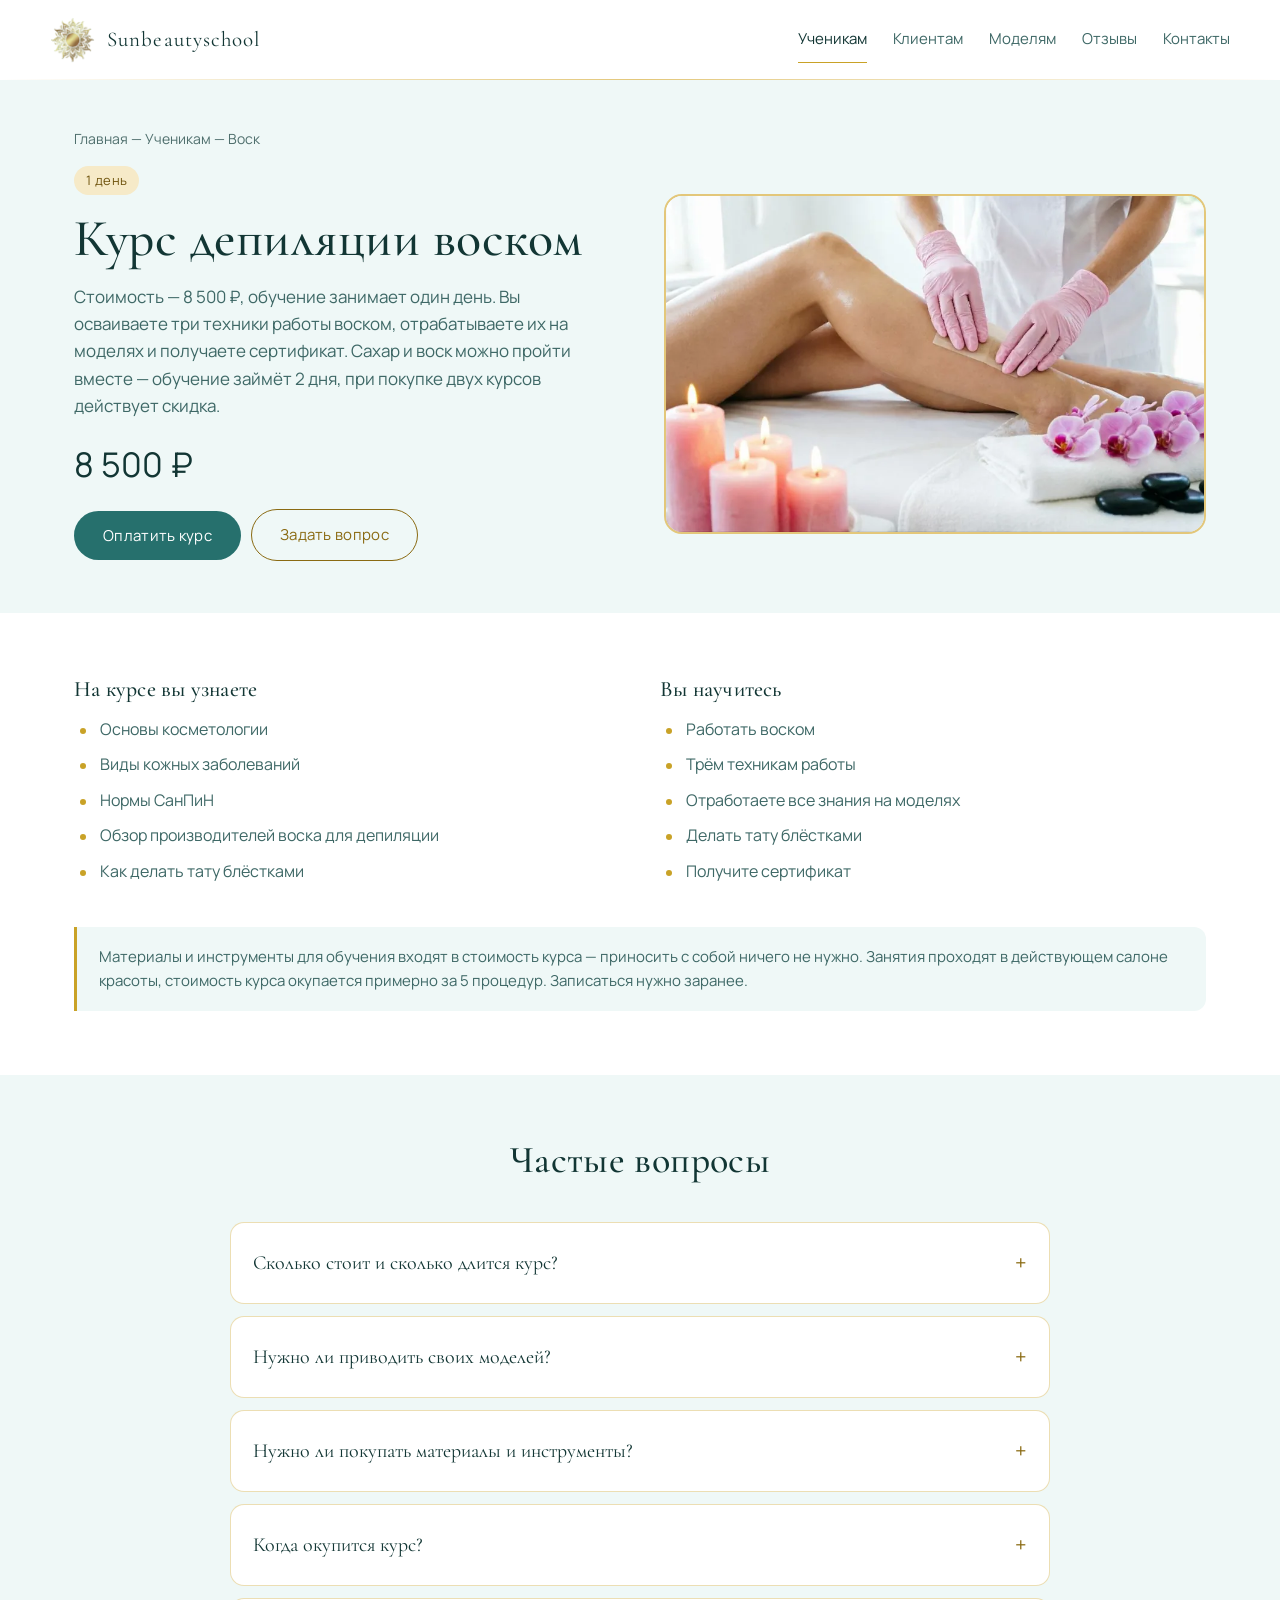
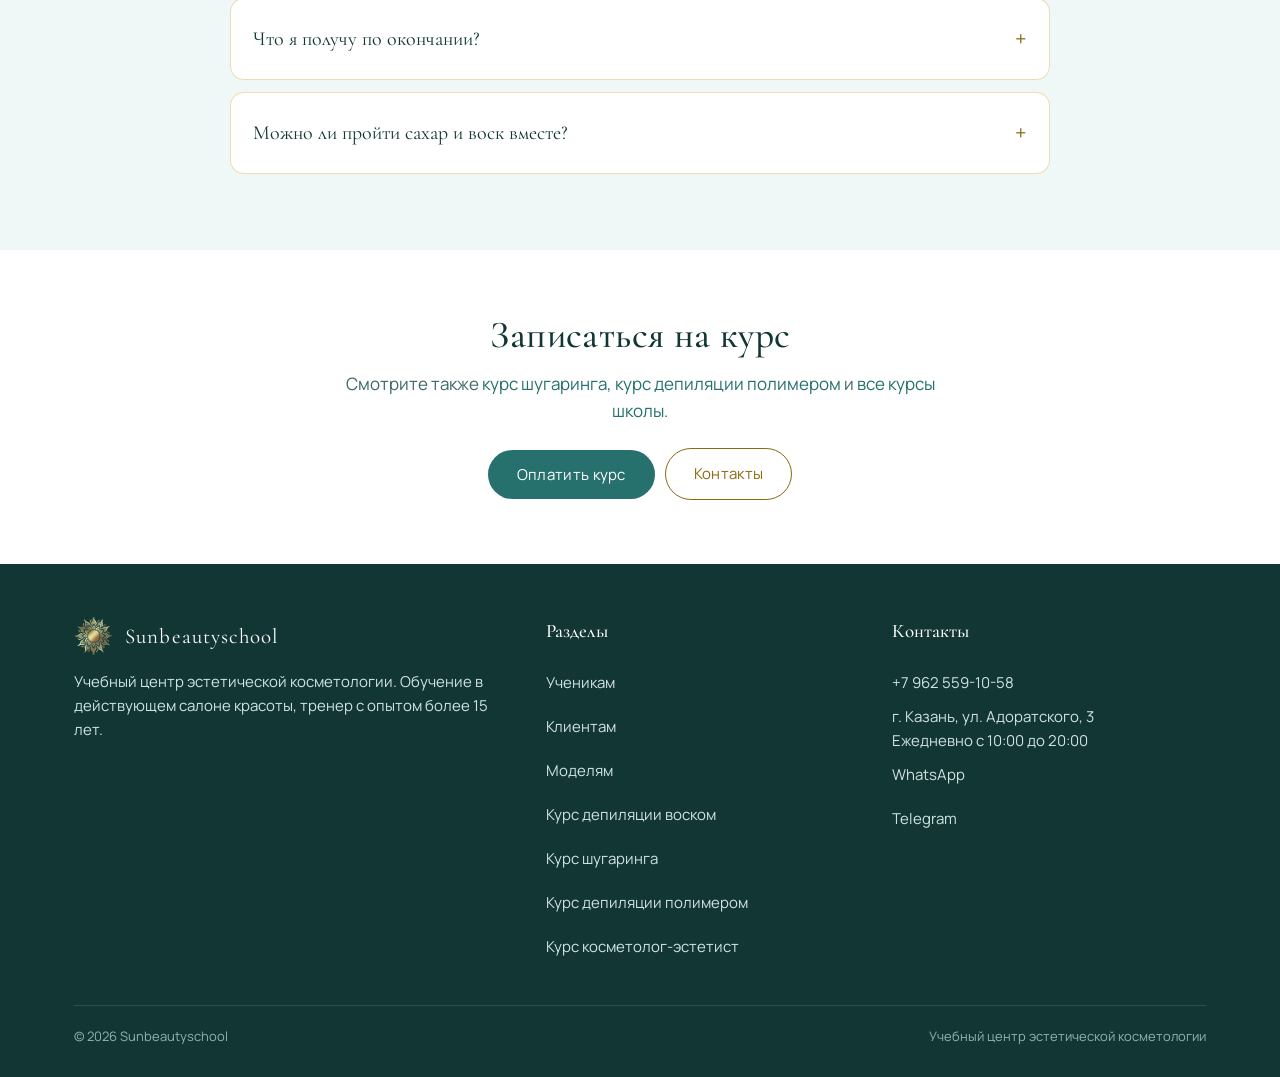
<file: course-wax.html>
<!DOCTYPE html>
<html lang="ru">
<head>
<meta charset="utf-8">
<meta name="viewport" content="width=device-width, initial-scale=1">
<title>Курс депиляции воском, 8 500 ₽ за день | Sunbeautyschool</title>
<meta name="description" content="Курс депиляции воском за 8 500 ₽ и один день обучения: три техники работы, нормы СанПиН, тату блёстками, отработка на моделях и сертификат.">
<link rel="canonical" href="https://sunbeautyschool.ru/course-wax.html">
<meta property="og:type" content="website">
<meta property="og:site_name" content="Sunbeautyschool">
<meta property="og:title" content="Курс депиляции воском, 8 500 ₽ за день | Sunbeautyschool">
<meta property="og:description" content="Курс депиляции воском за 8 500 ₽ и один день обучения: три техники работы, нормы СанПиН, тату блёстками, отработка на моделях и сертификат.">
<meta property="og:url" content="https://sunbeautyschool.ru/course-wax.html">
<meta property="og:image" content="https://sunbeautyschool.ru/assets/img/face-us.jpg">
<meta property="og:locale" content="ru_RU">
<link rel="icon" href="assets/img/logo-mark.png">
<link rel="preconnect" href="https://fonts.googleapis.com">
<link rel="preconnect" href="https://fonts.gstatic.com" crossorigin>
<link href="https://fonts.googleapis.com/css2?family=Cormorant+Garamond:wght@400;500;600&family=Manrope:wght@300;400;500;600&display=swap" rel="stylesheet">
<link rel="stylesheet" href="assets/css/style.css">
<script type="application/ld+json">{"@context": "https://schema.org", "@type": "BreadcrumbList", "itemListElement": [{"@type": "ListItem", "position": 1, "name": "Главная", "item": "https://sunbeautyschool.ru/index.html"}, {"@type": "ListItem", "position": 2, "name": "Ученикам", "item": "https://sunbeautyschool.ru/students.html"}, {"@type": "ListItem", "position": 3, "name": "Воск"}]}</script>
<script type="application/ld+json">{"@context": "https://schema.org", "@type": "Course", "name": "Курс депиляции воском", "description": "Курс депиляции воском за 8 500 ₽ и один день обучения: три техники работы, нормы СанПиН, тату блёстками, отработка на моделях и сертификат.", "url": "https://sunbeautyschool.ru/course-wax.html", "provider": {"@type": "EducationalOrganization", "name": "Sunbeautyschool", "url": "https://sunbeautyschool.ru/"}, "inLanguage": "ru", "hasCourseInstance": [{"@type": "CourseInstance", "courseMode": "onsite", "courseWorkload": "P1D", "offers": {"@type": "Offer", "price": "8500", "priceCurrency": "RUB", "availability": "https://schema.org/InStock"}}]}</script>
<script type="application/ld+json">{"@context": "https://schema.org", "@type": "FAQPage", "mainEntity": [{"@type": "Question", "name": "Сколько стоит и сколько длится курс?", "acceptedAnswer": {"@type": "Answer", "text": "Курс стоит 8 500 ₽ и длится один день. Обучение проходит в действующем салоне красоты."}}, {"@type": "Question", "name": "Нужно ли приводить своих моделей?", "acceptedAnswer": {"@type": "Answer", "text": "Нет, моделей приглашает учебный центр. Вы отрабатываете все три техники на реальных клиентах под контролем тренера."}}, {"@type": "Question", "name": "Нужно ли покупать материалы и инструменты?", "acceptedAnswer": {"@type": "Answer", "text": "Нет, всё необходимое для обучения входит в стоимость курса."}}, {"@type": "Question", "name": "Когда окупится курс?", "acceptedAnswer": {"@type": "Answer", "text": "Стоимость курса окупается примерно за 5 процедур."}}, {"@type": "Question", "name": "Что я получу по окончании?", "acceptedAnswer": {"@type": "Answer", "text": "Сертификат, три отработанные техники работы воском и умение делать тату блёстками."}}, {"@type": "Question", "name": "Можно ли пройти сахар и воск вместе?", "acceptedAnswer": {"@type": "Answer", "text": "Да, тогда обучение занимает 2 дня. При покупке двух курсов действует скидка."}}]}</script>
</head>
<body>

<header class="header">
  <div class="container header-inner">
    <a class="brand" href="index.html">
      <picture><source srcset="assets/img/logo-mark.webp" type="image/webp"><img src="assets/img/logo-mark.png" alt="Sunbeautyschool" width="184" height="187" style="height:46px;width:auto"></picture>
      <span>Sunbeautyschool</span>
    </a>
    <button class="burger" aria-label="Открыть меню" aria-expanded="false"><span></span><span></span><span></span></button>
    <nav class="nav" aria-label="Основное меню">
      <a href="students.html" class="active">Ученикам</a>
      <a href="clients.html">Клиентам</a>
      <a href="models.html">Моделям</a>
      <a href="index.html#reviews">Отзывы</a>
      <a href="index.html#contacts">Контакты</a>
    </nav>
  </div>
</header>
<div class="goldline"></div>

<section class="page-hero">
  <div class="container">
    <nav class="breadcrumbs" aria-label="Хлебные крошки"><a href="index.html">Главная</a> — <a href="students.html">Ученикам</a> — <span>Воск</span></nav>
    <div class="split">
      <div>
        <span class="tag">1 день</span>
        <h1>Курс депиляции воском</h1>
        <p class="lead" style="margin:14px 0 18px">Стоимость — 8 500 ₽, обучение занимает один день. Вы осваиваете три техники работы воском, отрабатываете их на моделях и получаете сертификат. Сахар и воск можно пройти вместе — обучение займёт 2 дня, при покупке двух курсов действует скидка.</p>
        <div class="price" style="font-size:34px;margin-bottom:18px">8 500 ₽</div>
        <div class="card-actions">
          <button type="button" class="btn btn-primary" data-pay="course-wax" data-course="курс депиляции воском">Оплатить курс</button>
          <a class="btn btn-gold" href="index.html#contacts">Задать вопрос</a>
        </div>
      </div>
      <div><picture><source srcset="assets/img/course-wax.webp" type="image/webp"><img src="assets/img/course-wax.jpg" alt="Курс депиляции воском" width="1000" height="558" fetchpriority="high"></picture></div>
    </div>
  </div>
</section>

<section class="section">
  <div class="container">
    <div class="split">
      <div>
        <h2 class="list-head">На курсе вы узнаете</h2>
        <ul class="list">
          <li>Основы косметологии</li>
          <li>Виды кожных заболеваний</li>
          <li>Нормы СанПиН</li>
          <li>Обзор производителей воска для депиляции</li>
          <li>Как делать тату блёстками</li>
        </ul>
      </div>
      <div>
        <h2 class="list-head">Вы научитесь</h2>
        <ul class="list">
          <li>Работать воском</li>
          <li>Трём техникам работы</li>
          <li>Отработаете все знания на моделях</li>
          <li>Делать тату блёстками</li>
          <li>Получите сертификат</li>
        </ul>
      </div>
    </div>
    <div class="note" style="margin-top:32px">Материалы и инструменты для обучения входят в стоимость курса — приносить с собой ничего не нужно. Занятия проходят в действующем салоне красоты, стоимость курса окупается примерно за 5 процедур. Записаться нужно заранее.</div>
  </div>
</section>

<section class="section section-soft">
  <div class="container">
    <div class="section-head"><h2>Частые вопросы</h2></div>
    <div class="faq"><details><summary>Сколько стоит и сколько длится курс?</summary><p>Курс стоит 8 500 ₽ и длится один день. Обучение проходит в действующем салоне красоты.</p></details><details><summary>Нужно ли приводить своих моделей?</summary><p>Нет, моделей приглашает учебный центр. Вы отрабатываете все три техники на реальных клиентах под контролем тренера.</p></details><details><summary>Нужно ли покупать материалы и инструменты?</summary><p>Нет, всё необходимое для обучения входит в стоимость курса.</p></details><details><summary>Когда окупится курс?</summary><p>Стоимость курса окупается примерно за 5 процедур.</p></details><details><summary>Что я получу по окончании?</summary><p>Сертификат, три отработанные техники работы воском и умение делать тату блёстками.</p></details><details><summary>Можно ли пройти сахар и воск вместе?</summary><p>Да, тогда обучение занимает 2 дня. При покупке двух курсов действует скидка.</p></details></div>
  </div>
</section>

<section class="section">
  <div class="container center">
    <h2>Записаться на курс</h2>
    <p class="lead" style="margin:12px auto 24px;max-width:620px">Смотрите также <a href="course-sugar.html" style="color:var(--tiffany-deep)">курс шугаринга</a>, <a href="course-polymer.html" style="color:var(--tiffany-deep)">курс депиляции полимером</a> и <a href="students.html" style="color:var(--tiffany-deep)">все курсы школы</a>.</p>
    <div class="card-actions" style="justify-content:center">
      <button type="button" class="btn btn-primary" data-pay="course-wax" data-course="курс депиляции воском">Оплатить курс</button>
      <a class="btn btn-gold" href="index.html#contacts">Контакты</a>
    </div>
  </div>
</section>

<footer class="footer">
  <div class="container">
    <div class="footer-grid">
      <div>
        <div class="brand" style="margin-bottom:14px">
          <picture><source srcset="assets/img/logo-mark.webp" type="image/webp"><img src="assets/img/logo-mark.png" alt="Sunbeautyschool" width="184" height="187" style="height:40px;width:auto" loading="lazy" decoding="async"></picture>
          <span>Sunbeautyschool</span>
        </div>
        <p>Учебный центр эстетической косметологии. Обучение в действующем салоне красоты, тренер с опытом более 15 лет.</p>
      </div>
      <div>
        <h4>Разделы</h4>
        <ul>
          <li><a href="students.html">Ученикам</a></li>
          <li><a href="clients.html">Клиентам</a></li>
          <li><a href="models.html">Моделям</a></li>
          <li><a href="course-wax.html">Курс депиляции воском</a></li>
          <li><a href="course-sugar.html">Курс шугаринга</a></li>
          <li><a href="course-polymer.html">Курс депиляции полимером</a></li>
          <li><a href="course-cosmetology.html">Курс косметолог-эстетист</a></li>
        </ul>
      </div>
      <div>
        <h4>Контакты</h4>
        <ul>
          <li><a href="tel:+79625591058">+7 962 559-10-58</a></li>
          <li>г. Казань, ул. Адоратского, 3</li>
          <li>Ежедневно с 10:00 до 20:00</li>
          <li><a href="https://wa.me/79625591058" target="_blank" rel="noopener">WhatsApp</a></li>
          <li><a href="https://t.me/sunbeautyschool" target="_blank" rel="noopener">Telegram</a></li>
        </ul>
      </div>
    </div>
    <div class="footer-bottom">
      <span>© <span data-year>2026</span> Sunbeautyschool</span>
      <span>Учебный центр эстетической косметологии</span>
    </div>
  </div>
</footer>

<script src="assets/js/main.js" defer></script>
<script src="assets/js/analytics.js" defer></script>
</body>
</html>
</file>
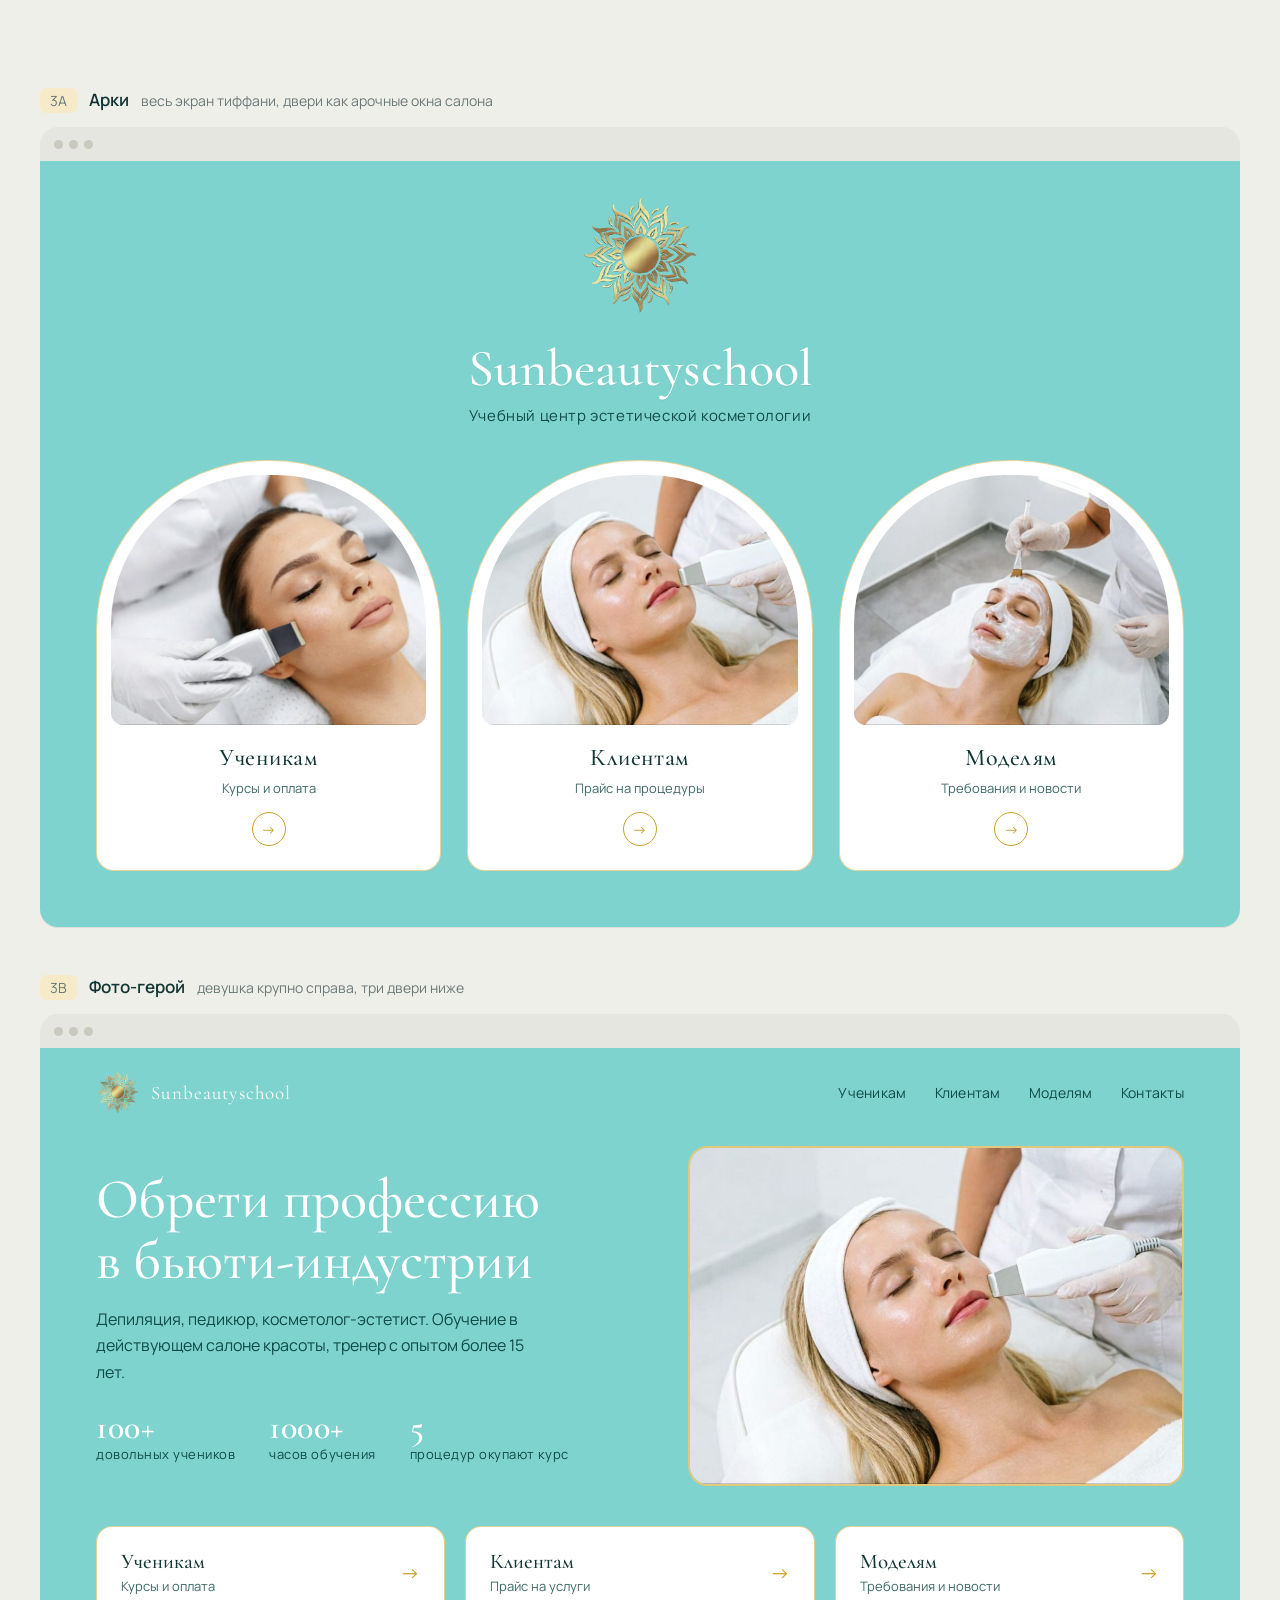
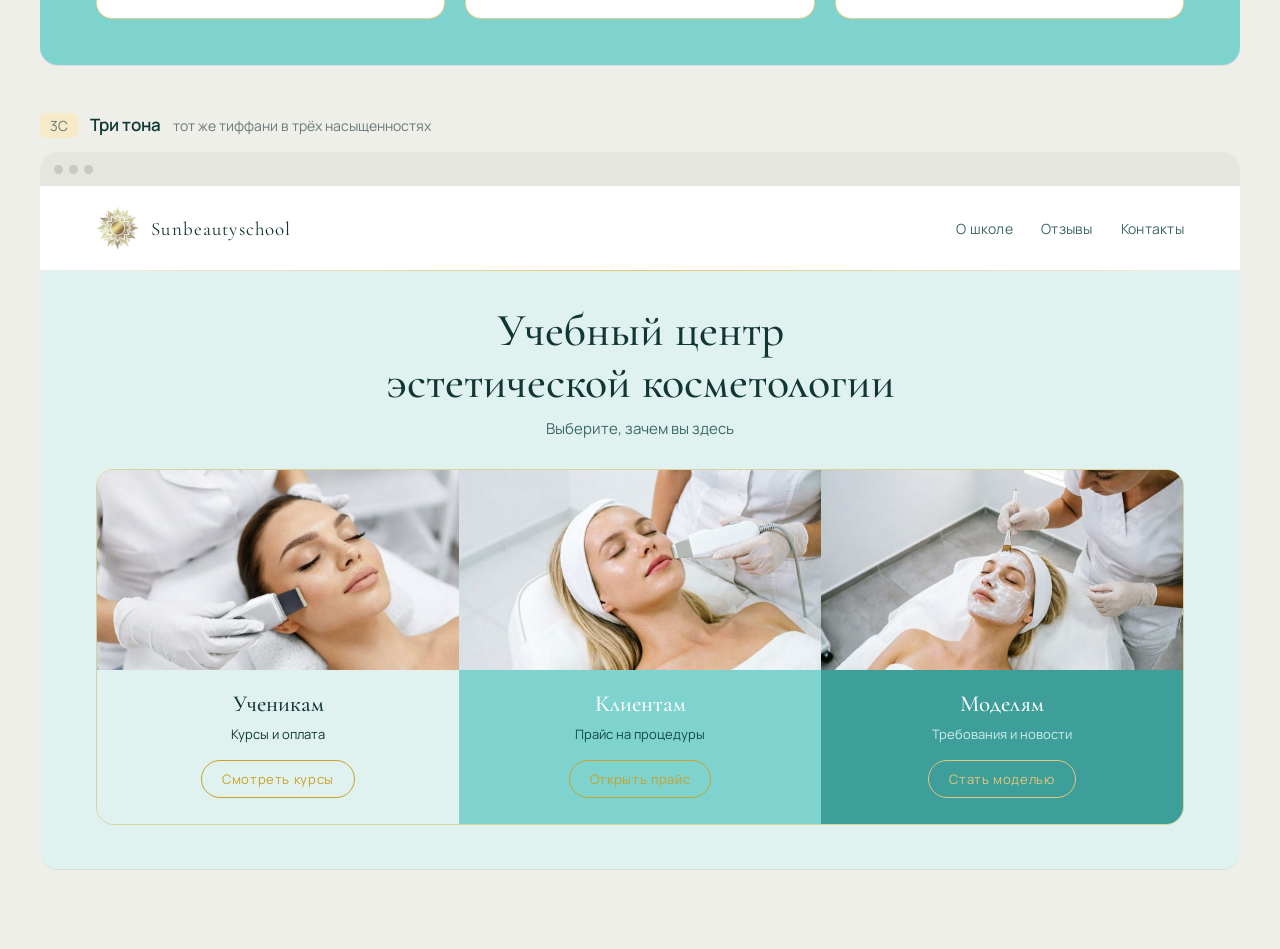
<file: mockups.html>
<!DOCTYPE html>
<html lang="ru">
<head>
<meta charset="utf-8">
<meta name="robots" content="noindex, nofollow">
<title>Sunbeautyschool — варианты «три двери» в тиффани</title>
<link rel="preconnect" href="https://fonts.googleapis.com">
<link rel="preconnect" href="https://fonts.gstatic.com" crossorigin>
<link href="https://fonts.googleapis.com/css2?family=Cormorant+Garamond:wght@400;500;600&family=Manrope:wght@300;400;500;600&display=swap" rel="stylesheet">
<style>
  :root{
    --tiffany:#7FD3CE;
    --tiffany-deep:#3E9E9A;
    --tiffany-mid:#5FC0BA;
    --tiffany-soft:#DFF2F0;
    --gold:#C9A227;
    --gold-l:#E3C77A;
    --ink:#123634;
    --ink-soft:#3E6866;
  }
  *{box-sizing:border-box;margin:0;padding:0}
  body{background:#EFEFEA;font-family:'Manrope',system-ui,sans-serif;color:var(--ink)}
  .wrap{max-width:1240px;margin:0 auto;padding:40px 20px 80px}
  .caption{display:flex;align-items:baseline;gap:12px;margin:48px 0 14px}
  .caption b{font-weight:600;font-size:17px}
  .caption span{font-size:14px;color:#6B7A79}
  .num{font-family:'Manrope';font-size:13px;color:#8A6A12;background:#F6EAC8;border-radius:6px;padding:3px 10px}
  .screen{border-radius:18px;overflow:hidden;box-shadow:0 1px 0 #DDD}
  .serif{font-family:'Cormorant Garamond',Georgia,serif}

  /* ---------- shared bits ---------- */
  .bar{height:34px;background:#E6E6E0;display:flex;align-items:center;gap:6px;padding:0 14px}
  .dot{width:9px;height:9px;border-radius:50%;background:#C9C9C0}
  .nav{display:flex;align-items:center;justify-content:space-between;padding:22px 56px}
  .nav-links{display:flex;gap:28px;font-size:14px;letter-spacing:.02em}
  .brand{display:flex;align-items:center;gap:12px}
  .brand img{height:44px}
  .brand-name{font-size:19px;letter-spacing:.06em}
  .goldline{height:1px;background:linear-gradient(90deg,transparent,var(--gold-l),transparent)}

  /* ---------- A ---------- */
  .a{background:var(--tiffany);padding:34px 56px 56px;text-align:center}
  .a .logo{height:120px;margin-bottom:6px}
  .a h1{font-size:52px;font-weight:500;line-height:1.1;color:#fff;margin:14px 0 8px;text-shadow:0 1px 0 rgba(0,0,0,.06)}
  .a p.sub{font-size:15px;color:#0F4B48;letter-spacing:.04em;margin-bottom:34px}
  .doors{display:grid;grid-template-columns:repeat(3,1fr);gap:26px}
  .door{background:#fff;border-radius:170px 170px 18px 18px;padding:14px 14px 24px;border:1px solid rgba(201,162,39,.45)}
  .door .ph{height:250px;border-radius:150px 150px 12px 12px;overflow:hidden;background:#DFF2F0}
  .door .ph img{width:100%;height:100%;object-fit:cover;display:block}
  .door h3{font-size:24px;font-weight:500;margin:18px 0 4px;letter-spacing:.02em}
  .door small{font-size:13px;color:var(--ink-soft)}
  .door .arrow{display:inline-flex;align-items:center;justify-content:center;width:34px;height:34px;border-radius:50%;border:1px solid var(--gold);color:var(--gold);margin-top:14px;font-size:15px}

  /* ---------- B ---------- */
  .b{background:var(--tiffany)}
  .b .hero{display:grid;grid-template-columns:1.05fr .95fr;gap:44px;align-items:center;padding:10px 56px 40px}
  .b h1{font-size:56px;font-weight:500;line-height:1.08;color:#fff;margin-bottom:16px}
  .b .lead{font-size:16px;line-height:1.65;color:#0F4B48;max-width:430px;margin-bottom:26px}
  .b .stats{display:flex;gap:34px;font-size:13px;color:#0F4B48;letter-spacing:.04em}
  .b .stats b{display:block;font-family:'Cormorant Garamond',serif;font-size:34px;font-weight:600;color:#fff;line-height:1}
  .b .photo{position:relative;border-radius:20px;overflow:hidden;border:2px solid var(--gold-l);height:340px}
  .b .photo img{width:100%;height:100%;object-fit:cover;display:block}
  .b .doors2{display:grid;grid-template-columns:repeat(3,1fr);gap:20px;padding:0 56px 46px}
  .b .d{background:#fff;border-radius:16px;padding:22px 24px;border:1px solid rgba(201,162,39,.5);display:flex;align-items:center;justify-content:space-between}
  .b .d h3{font-size:21px;font-weight:500}
  .b .d small{font-size:13px;color:var(--ink-soft)}
  .b .d span{color:var(--gold);font-size:20px}

  /* ---------- C ---------- */
  .c-head{background:#fff;padding:20px 56px}
  .c-hero{background:var(--tiffany-soft);padding:34px 56px 44px;text-align:center}
  .c-hero h1{font-size:46px;font-weight:500;line-height:1.12;margin-bottom:10px}
  .c-hero .lead{font-size:15px;color:var(--ink-soft);margin-bottom:30px}
  .tone{display:grid;grid-template-columns:repeat(3,1fr);gap:0;border-radius:18px;overflow:hidden;border:1px solid rgba(201,162,39,.4)}
  .tone > div{padding:0 0 26px;text-align:center}
  .t1{background:#DFF2F0}
  .t2{background:var(--tiffany)}
  .t3{background:var(--tiffany-deep)}
  .tone .ph{height:200px;overflow:hidden}
  .tone .ph img{width:100%;height:100%;object-fit:cover;display:block}
  .tone h3{font-size:23px;font-weight:500;margin:20px 0 4px}
  .tone small{font-size:13px}
  .t1 h3,.t1 small{color:var(--ink)}
  .t2 h3{color:#fff} .t2 small{color:#0F4B48}
  .t3 h3{color:#fff} .t3 small{color:#CFEDEB}
  .tone .btn{display:inline-block;margin-top:16px;font-size:13px;letter-spacing:.05em;padding:9px 20px;border-radius:999px;border:1px solid var(--gold);color:var(--gold)}
  .t3 .btn{border-color:var(--gold-l);color:var(--gold-l)}
</style>
</head>
<body>
<div class="wrap">

  <div class="caption"><span class="num">3A</span><b>Арки</b><span>весь экран тиффани, двери как арочные окна салона</span></div>
  <div class="screen">
    <div class="bar"><i class="dot"></i><i class="dot"></i><i class="dot"></i></div>
    <div class="a">
      <img class="logo" src="assets/img/logo-mark.png" alt="Sunbeautyschool">
      <h1 class="serif">Sunbeautyschool</h1>
      <p class="sub">Учебный центр эстетической косметологии</p>
      <div class="doors">
        <div class="door">
          <div class="ph"><img src="assets/img/face-clean.jpg" alt=""></div>
          <h3 class="serif">Ученикам</h3><small>Курсы и оплата</small><br>
          <span class="arrow">&rarr;</span>
        </div>
        <div class="door">
          <div class="ph"><img src="assets/img/face-us.jpg" alt=""></div>
          <h3 class="serif">Клиентам</h3><small>Прайс на процедуры</small><br>
          <span class="arrow">&rarr;</span>
        </div>
        <div class="door">
          <div class="ph"><img src="assets/img/face-mask.jpg" alt=""></div>
          <h3 class="serif">Моделям</h3><small>Требования и новости</small><br>
          <span class="arrow">&rarr;</span>
        </div>
      </div>
    </div>
  </div>

  <div class="caption"><span class="num">3B</span><b>Фото-герой</b><span>девушка крупно справа, три двери ниже</span></div>
  <div class="screen">
    <div class="bar"><i class="dot"></i><i class="dot"></i><i class="dot"></i></div>
    <div class="b">
      <div class="nav">
        <div class="brand"><img src="assets/img/logo-mark.png" alt=""><span class="brand-name serif" style="color:#fff">Sunbeautyschool</span></div>
        <div class="nav-links" style="color:#0F4B48"><span>Ученикам</span><span>Клиентам</span><span>Моделям</span><span>Контакты</span></div>
      </div>
      <div class="hero">
        <div>
          <h1 class="serif">Обрети профессию<br>в бьюти-индустрии</h1>
          <p class="lead">Депиляция, педикюр, косметолог-эстетист. Обучение в действующем салоне красоты, тренер с опытом более 15 лет.</p>
          <div class="stats">
            <div><b>100+</b>довольных учеников</div>
            <div><b>1000+</b>часов обучения</div>
            <div><b>5</b>процедур окупают курс</div>
          </div>
        </div>
        <div class="photo"><img src="assets/img/face-us.jpg" alt=""></div>
      </div>
      <div class="doors2">
        <div class="d"><div><h3 class="serif">Ученикам</h3><small>Курсы и оплата</small></div><span>&rarr;</span></div>
        <div class="d"><div><h3 class="serif">Клиентам</h3><small>Прайс на услуги</small></div><span>&rarr;</span></div>
        <div class="d"><div><h3 class="serif">Моделям</h3><small>Требования и новости</small></div><span>&rarr;</span></div>
      </div>
    </div>
  </div>

  <div class="caption"><span class="num">3C</span><b>Три тона</b><span>тот же тиффани в трёх насыщенностях</span></div>
  <div class="screen">
    <div class="bar"><i class="dot"></i><i class="dot"></i><i class="dot"></i></div>
    <div>
      <div class="c-head">
        <div class="nav" style="padding:0">
          <div class="brand"><img src="assets/img/logo-mark.png" alt=""><span class="brand-name serif">Sunbeautyschool</span></div>
          <div class="nav-links" style="color:var(--ink-soft)"><span>О школе</span><span>Отзывы</span><span>Контакты</span></div>
        </div>
      </div>
      <div class="goldline"></div>
      <div class="c-hero">
        <h1 class="serif">Учебный центр<br>эстетической косметологии</h1>
        <p class="lead">Выберите, зачем вы здесь</p>
        <div class="tone">
          <div class="t1">
            <div class="ph"><img src="assets/img/face-clean.jpg" alt=""></div>
            <h3 class="serif">Ученикам</h3><small>Курсы и оплата</small><br>
            <span class="btn">Смотреть курсы</span>
          </div>
          <div class="t2">
            <div class="ph"><img src="assets/img/face-us.jpg" alt=""></div>
            <h3 class="serif">Клиентам</h3><small>Прайс на процедуры</small><br>
            <span class="btn">Открыть прайс</span>
          </div>
          <div class="t3">
            <div class="ph"><img src="assets/img/face-mask.jpg" alt=""></div>
            <h3 class="serif">Моделям</h3><small>Требования и новости</small><br>
            <span class="btn">Стать моделью</span>
          </div>
        </div>
      </div>
    </div>
  </div>

</div>
</body>
</html>
</file>
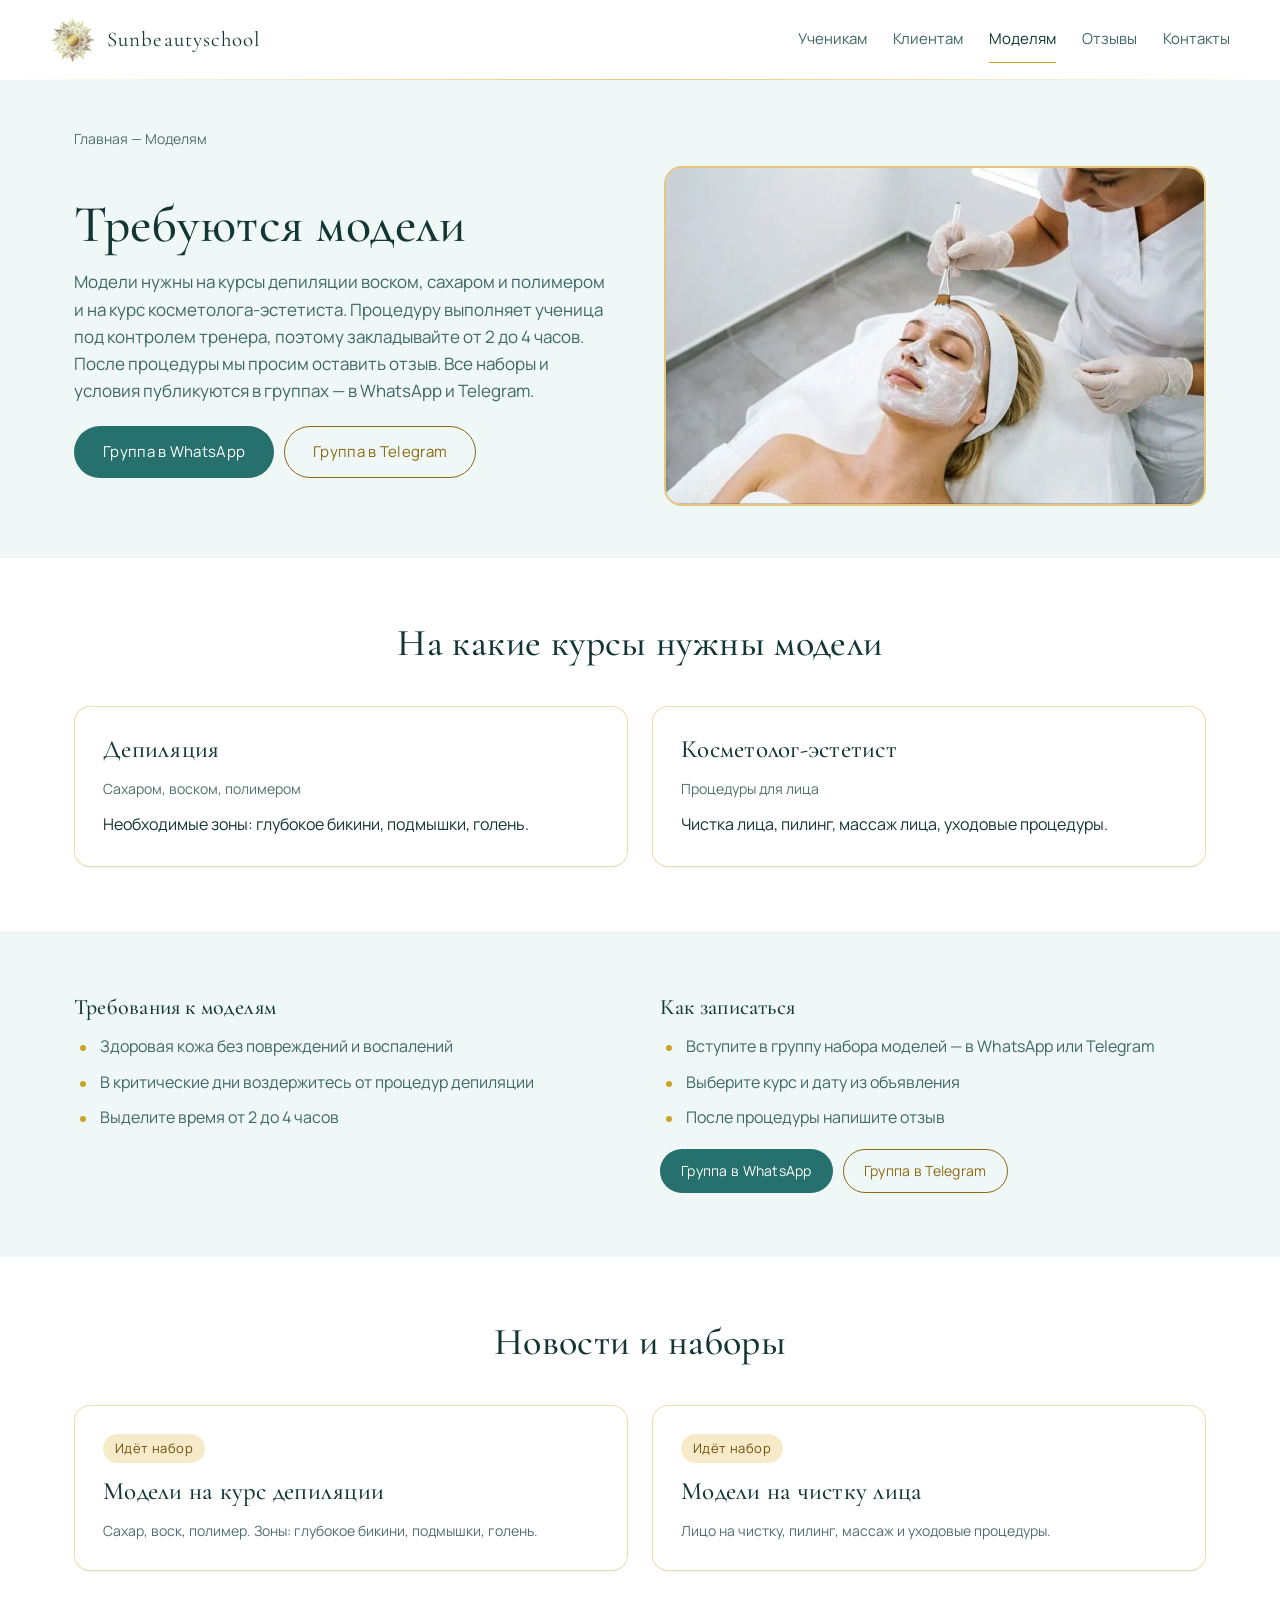
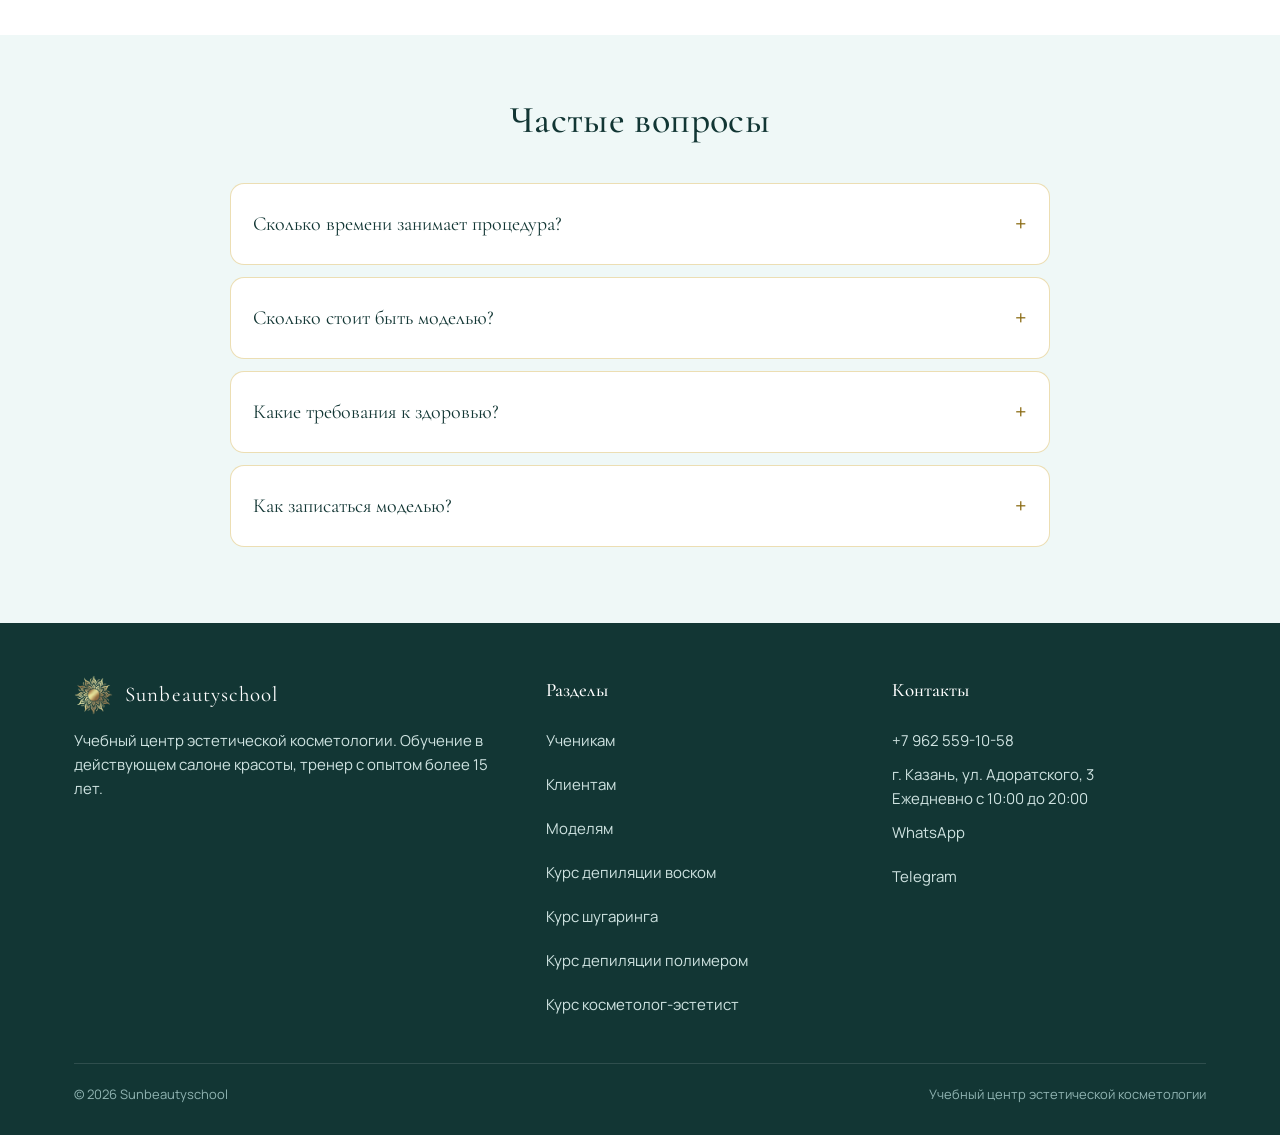
<file: models.html>
<!DOCTYPE html>
<html lang="ru">
<head>
<meta charset="utf-8">
<meta name="viewport" content="width=device-width, initial-scale=1">
<title>Моделям — наборы и требования | Sunbeautyschool</title>
<meta name="description" content="Требуются модели на курсы депиляции и косметолога-эстетиста в Казани. Требования к моделям, как записаться и ссылки на группы наборов в WhatsApp и Telegram.">
<link rel="canonical" href="https://sunbeautyschool.ru/models.html">
<meta property="og:type" content="website">
<meta property="og:site_name" content="Sunbeautyschool">
<meta property="og:title" content="Моделям — наборы и требования | Sunbeautyschool">
<meta property="og:description" content="Требуются модели на курсы депиляции и косметолога-эстетиста в Казани. Требования к моделям, как записаться и ссылки на группы наборов в WhatsApp и Telegram.">
<meta property="og:url" content="https://sunbeautyschool.ru/models.html">
<meta property="og:image" content="https://sunbeautyschool.ru/assets/img/face-us.jpg">
<meta property="og:locale" content="ru_RU">
<link rel="icon" href="assets/img/logo-mark.png">
<link rel="preconnect" href="https://fonts.googleapis.com">
<link rel="preconnect" href="https://fonts.gstatic.com" crossorigin>
<link href="https://fonts.googleapis.com/css2?family=Cormorant+Garamond:wght@400;500;600&family=Manrope:wght@300;400;500;600&display=swap" rel="stylesheet">
<link rel="stylesheet" href="assets/css/style.css">
<script type="application/ld+json">{"@context": "https://schema.org", "@type": "BreadcrumbList", "itemListElement": [{"@type": "ListItem", "position": 1, "name": "Главная", "item": "https://sunbeautyschool.ru/index.html"}, {"@type": "ListItem", "position": 2, "name": "Моделям"}]}</script>
<script type="application/ld+json">{"@context": "https://schema.org", "@type": "FAQPage", "mainEntity": [{"@type": "Question", "name": "Сколько времени занимает процедура?", "acceptedAnswer": {"@type": "Answer", "text": "От 2 до 4 часов — учебная процедура идёт медленнее обычной, потому что тренер объясняет каждый шаг."}}, {"@type": "Question", "name": "Сколько стоит быть моделью?", "acceptedAnswer": {"@type": "Answer", "text": "Условия по каждому набору публикуются в группах моделей — там же указана дата, курс и что потребуется от вас."}}, {"@type": "Question", "name": "Какие требования к здоровью?", "acceptedAnswer": {"@type": "Answer", "text": "Здоровая кожа без повреждений. В критические дни от процедур депиляции лучше воздержаться."}}, {"@type": "Question", "name": "Как записаться моделью?", "acceptedAnswer": {"@type": "Answer", "text": "Вступите в группу моделей в WhatsApp или Telegram — там публикуются все наборы на ближайшие курсы."}}]}</script>
</head>
<body>

<header class="header">
  <div class="container header-inner">
    <a class="brand" href="index.html">
      <picture><source srcset="assets/img/logo-mark.webp" type="image/webp"><img src="assets/img/logo-mark.png" alt="Sunbeautyschool" width="184" height="187" style="height:46px;width:auto"></picture>
      <span>Sunbeautyschool</span>
    </a>
    <button class="burger" aria-label="Открыть меню" aria-expanded="false"><span></span><span></span><span></span></button>
    <nav class="nav" aria-label="Основное меню">
      <a href="students.html">Ученикам</a>
      <a href="clients.html">Клиентам</a>
      <a href="models.html" class="active">Моделям</a>
      <a href="index.html#reviews">Отзывы</a>
      <a href="index.html#contacts">Контакты</a>
    </nav>
  </div>
</header>
<div class="goldline"></div>

<section class="page-hero">
  <div class="container">
    <nav class="breadcrumbs" aria-label="Хлебные крошки"><a href="index.html">Главная</a> — <span>Моделям</span></nav>
    <div class="split">
      <div>
        <h1>Требуются модели</h1>
        <p class="lead" style="margin:14px 0 22px">Модели нужны на курсы депиляции воском, сахаром и полимером и на курс косметолога-эстетиста. Процедуру выполняет ученица под контролем тренера, поэтому закладывайте от 2 до 4 часов. После процедуры мы просим оставить отзыв. Все наборы и условия публикуются в группах — в WhatsApp и Telegram.</p>
        <div class="card-actions">
          <a class="btn btn-primary" href="https://chat.whatsapp.com/FIAtDPVXKRDJ9bo0CYbRLb?s=cl&amp;p=a&amp;ilr=1" target="_blank" rel="noopener">Группа в WhatsApp</a>
          <a class="btn btn-gold" href="https://t.me/+HBb0L-64R1U2YWEy" target="_blank" rel="noopener">Группа в Telegram</a>
        </div>
      </div>
      <div><picture><source srcset="assets/img/face-mask.webp" type="image/webp"><img src="assets/img/face-mask.jpg" alt="Работа с моделью на курсе" width="1000" height="558" fetchpriority="high"></picture></div>
    </div>
  </div>
</section>

<section class="section">
  <div class="container">
    <div class="section-head"><h2>На какие курсы нужны модели</h2></div>
    <div class="grid grid-2">
      <div class="card">
        <h3>Депиляция</h3>
        <p class="muted" style="margin-top:8px">Сахаром, воском, полимером</p>
        <p style="margin-top:12px">Необходимые зоны: глубокое бикини, подмышки, голень.</p>
      </div>
      <div class="card">
        <h3>Косметолог-эстетист</h3>
        <p class="muted" style="margin-top:8px">Процедуры для лица</p>
        <p style="margin-top:12px">Чистка лица, пилинг, массаж лица, уходовые процедуры.</p>
      </div>
    </div>
  </div>
</section>

<section class="section section-soft">
  <div class="container">
    <div class="split">
      <div>
        <h2 class="list-head">Требования к моделям</h2>
        <ul class="list">
          <li>Здоровая кожа без повреждений и воспалений</li>
          <li>В критические дни воздержитесь от процедур депиляции</li>
          <li>Выделите время от 2 до 4 часов</li>
        </ul>
      </div>
      <div>
        <h2 class="list-head">Как записаться</h2>
        <ul class="list">
          <li>Вступите в группу набора моделей — в WhatsApp или Telegram</li>
          <li>Выберите курс и дату из объявления</li>
          <li>После процедуры напишите отзыв</li>
        </ul>
        <div class="card-actions" style="margin-top:18px">
          <a class="btn btn-primary btn-sm" href="https://chat.whatsapp.com/FIAtDPVXKRDJ9bo0CYbRLb?s=cl&amp;p=a&amp;ilr=1" target="_blank" rel="noopener">Группа в WhatsApp</a>
          <a class="btn btn-gold btn-sm" href="https://t.me/+HBb0L-64R1U2YWEy" target="_blank" rel="noopener">Группа в Telegram</a>
        </div>
      </div>
    </div>
  </div>
</section>

<section class="section">
  <div class="container">
    <div class="section-head"><h2>Новости и наборы</h2></div>
    <!-- НОВОСТИ: чтобы добавить новость, скопируйте карточку и поменяйте текст. -->
    <div class="grid grid-2">
      <div class="card">
        <span class="tag">Идёт набор</span>
        <h3>Модели на курс депиляции</h3>
        <p class="muted" style="margin-top:8px">Сахар, воск, полимер. Зоны: глубокое бикини, подмышки, голень.</p>
      </div>
      <div class="card">
        <span class="tag">Идёт набор</span>
        <h3>Модели на чистку лица</h3>
        <p class="muted" style="margin-top:8px">Лицо на чистку, пилинг, массаж и уходовые процедуры.</p>
      </div>
    </div>
  </div>
</section>

<section class="section section-soft">
  <div class="container">
    <div class="section-head"><h2>Частые вопросы</h2></div>
    <div class="faq"><details><summary>Сколько времени занимает процедура?</summary><p>От 2 до 4 часов — учебная процедура идёт медленнее обычной, потому что тренер объясняет каждый шаг.</p></details><details><summary>Сколько стоит быть моделью?</summary><p>Условия по каждому набору публикуются в группах моделей — там же указана дата, курс и что потребуется от вас.</p></details><details><summary>Какие требования к здоровью?</summary><p>Здоровая кожа без повреждений. В критические дни от процедур депиляции лучше воздержаться.</p></details><details><summary>Как записаться моделью?</summary><p>Вступите в группу моделей в WhatsApp или Telegram — там публикуются все наборы на ближайшие курсы.</p></details></div>
  </div>
</section>

<footer class="footer">
  <div class="container">
    <div class="footer-grid">
      <div>
        <div class="brand" style="margin-bottom:14px">
          <picture><source srcset="assets/img/logo-mark.webp" type="image/webp"><img src="assets/img/logo-mark.png" alt="Sunbeautyschool" width="184" height="187" style="height:40px;width:auto" loading="lazy" decoding="async"></picture>
          <span>Sunbeautyschool</span>
        </div>
        <p>Учебный центр эстетической косметологии. Обучение в действующем салоне красоты, тренер с опытом более 15 лет.</p>
      </div>
      <div>
        <h4>Разделы</h4>
        <ul>
          <li><a href="students.html">Ученикам</a></li>
          <li><a href="clients.html">Клиентам</a></li>
          <li><a href="models.html">Моделям</a></li>
          <li><a href="course-wax.html">Курс депиляции воском</a></li>
          <li><a href="course-sugar.html">Курс шугаринга</a></li>
          <li><a href="course-polymer.html">Курс депиляции полимером</a></li>
          <li><a href="course-cosmetology.html">Курс косметолог-эстетист</a></li>
        </ul>
      </div>
      <div>
        <h4>Контакты</h4>
        <ul>
          <li><a href="tel:+79625591058">+7 962 559-10-58</a></li>
          <li>г. Казань, ул. Адоратского, 3</li>
          <li>Ежедневно с 10:00 до 20:00</li>
          <li><a href="https://wa.me/79625591058" target="_blank" rel="noopener">WhatsApp</a></li>
          <li><a href="https://t.me/sunbeautyschool" target="_blank" rel="noopener">Telegram</a></li>
        </ul>
      </div>
    </div>
    <div class="footer-bottom">
      <span>© <span data-year>2026</span> Sunbeautyschool</span>
      <span>Учебный центр эстетической косметологии</span>
    </div>
  </div>
</footer>

<script src="assets/js/main.js" defer></script>
<script src="assets/js/analytics.js" defer></script>
</body>
</html>
</file>
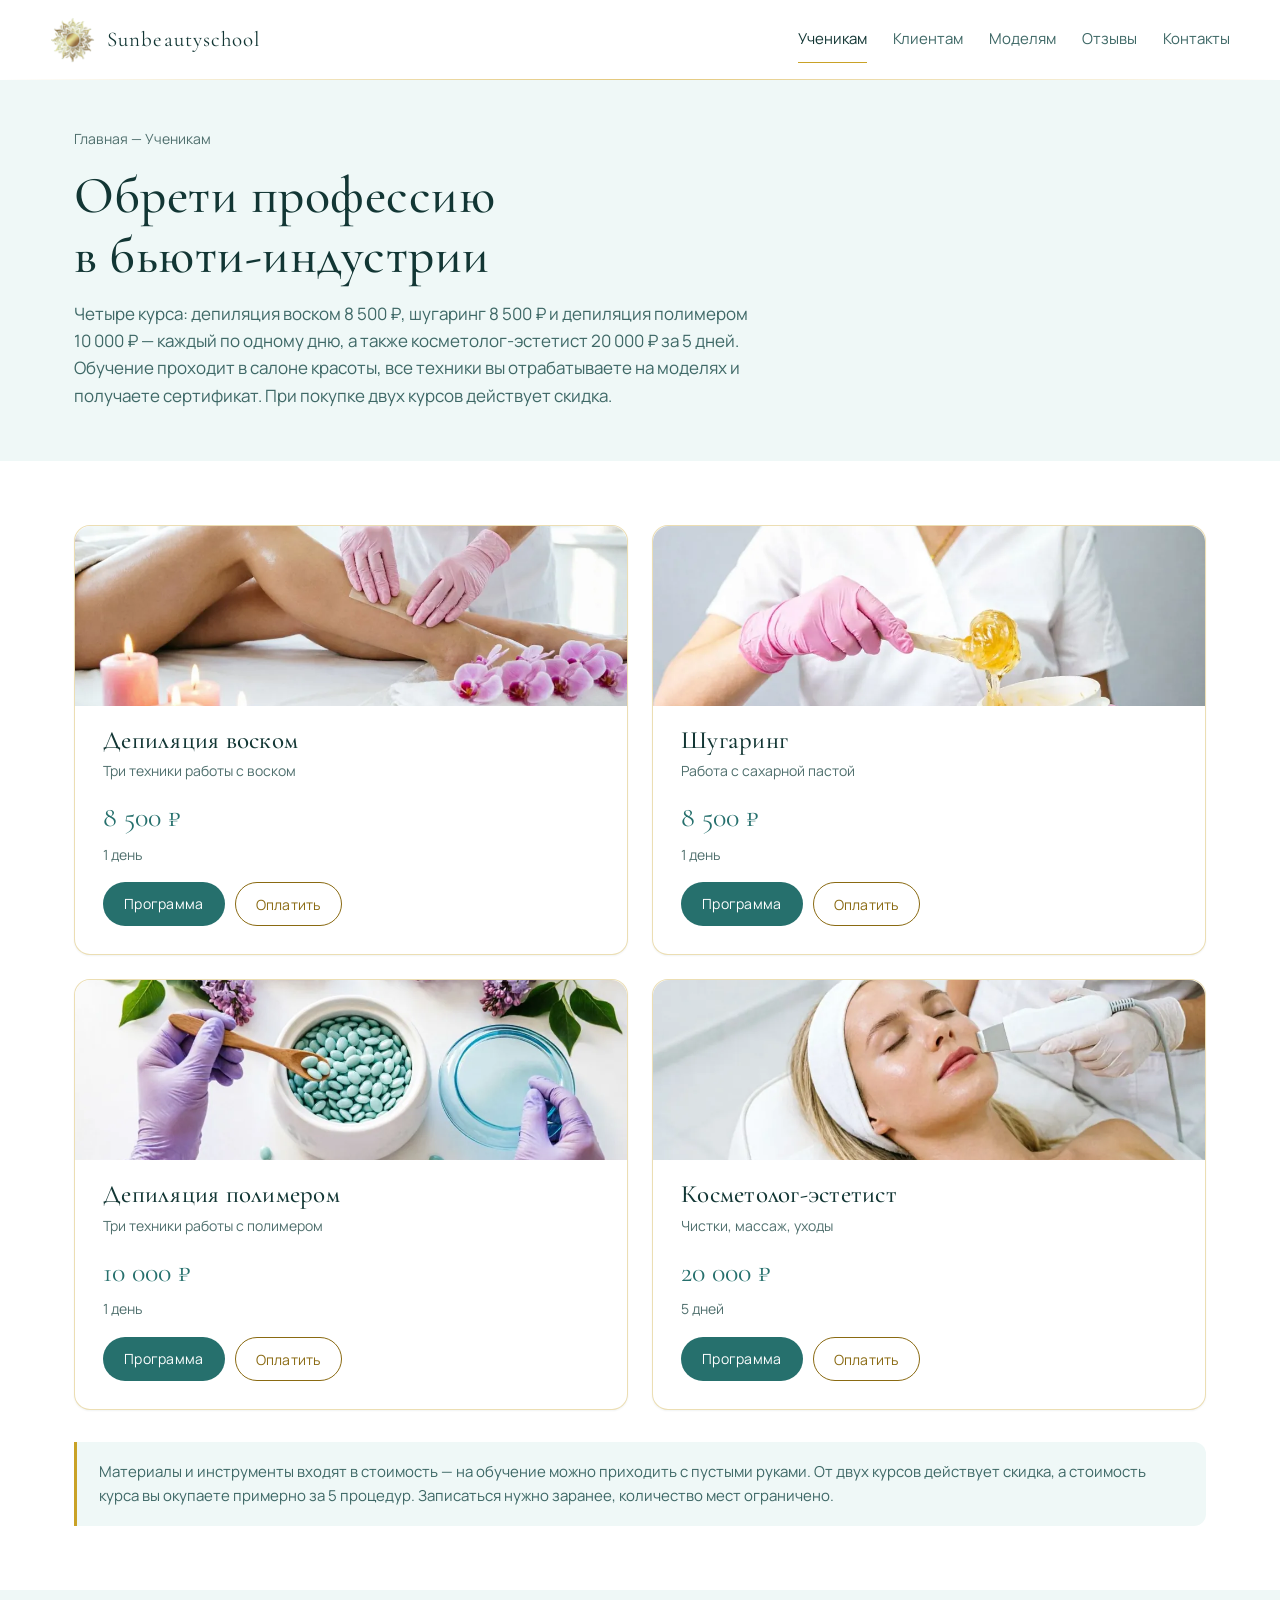
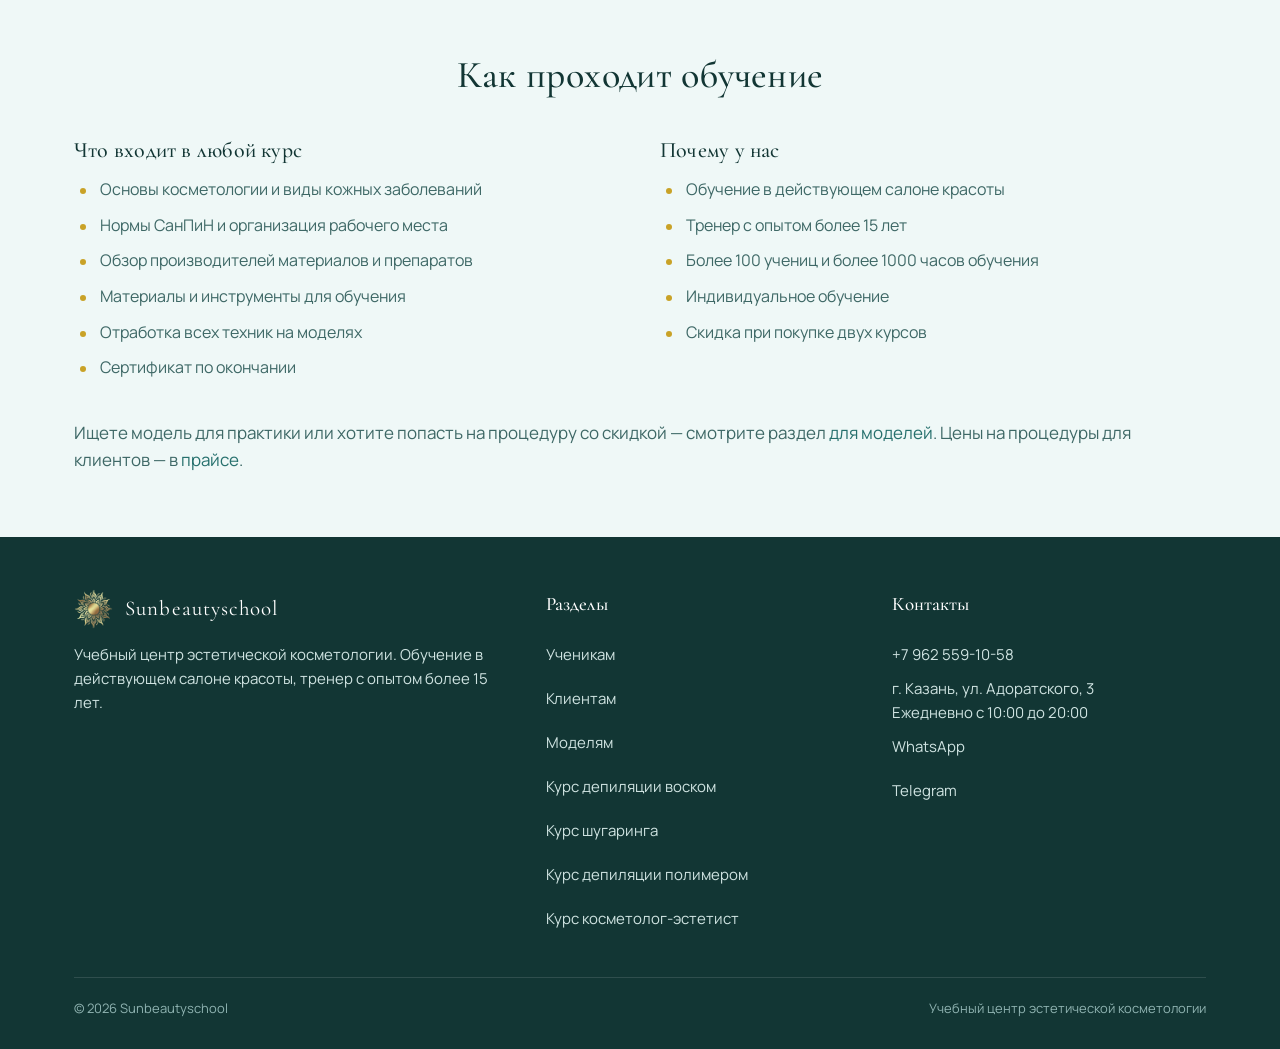
<file: students.html>
<!DOCTYPE html>
<html lang="ru">
<head>
<meta charset="utf-8">
<meta name="viewport" content="width=device-width, initial-scale=1">
<title>Ученикам — курсы Sunbeautyschool</title>
<meta name="description" content="Курсы Sunbeautyschool: депиляция воском и шугаринг по 8 500 ₽, полимер 10 000 ₽, косметолог-эстетист 20 000 ₽. Практика на моделях, сертификат, скидка от двух курсов.">
<link rel="canonical" href="https://sunbeautyschool.ru/students.html">
<meta property="og:type" content="website">
<meta property="og:site_name" content="Sunbeautyschool">
<meta property="og:title" content="Ученикам — курсы Sunbeautyschool">
<meta property="og:description" content="Курсы Sunbeautyschool: депиляция воском и шугаринг по 8 500 ₽, полимер 10 000 ₽, косметолог-эстетист 20 000 ₽. Практика на моделях, сертификат, скидка от двух курсов.">
<meta property="og:url" content="https://sunbeautyschool.ru/students.html">
<meta property="og:image" content="https://sunbeautyschool.ru/assets/img/face-us.jpg">
<meta property="og:locale" content="ru_RU">
<link rel="icon" href="assets/img/logo-mark.png">
<link rel="preconnect" href="https://fonts.googleapis.com">
<link rel="preconnect" href="https://fonts.gstatic.com" crossorigin>
<link href="https://fonts.googleapis.com/css2?family=Cormorant+Garamond:wght@400;500;600&family=Manrope:wght@300;400;500;600&display=swap" rel="stylesheet">
<link rel="stylesheet" href="assets/css/style.css">
<script type="application/ld+json">{"@context": "https://schema.org", "@type": "BreadcrumbList", "itemListElement": [{"@type": "ListItem", "position": 1, "name": "Главная", "item": "https://sunbeautyschool.ru/index.html"}, {"@type": "ListItem", "position": 2, "name": "Ученикам"}]}</script>
</head>
<body>

<header class="header">
  <div class="container header-inner">
    <a class="brand" href="index.html">
      <picture><source srcset="assets/img/logo-mark.webp" type="image/webp"><img src="assets/img/logo-mark.png" alt="Sunbeautyschool" width="184" height="187" style="height:46px;width:auto"></picture>
      <span>Sunbeautyschool</span>
    </a>
    <button class="burger" aria-label="Открыть меню" aria-expanded="false"><span></span><span></span><span></span></button>
    <nav class="nav" aria-label="Основное меню">
      <a href="students.html" class="active">Ученикам</a>
      <a href="clients.html">Клиентам</a>
      <a href="models.html">Моделям</a>
      <a href="index.html#reviews">Отзывы</a>
      <a href="index.html#contacts">Контакты</a>
    </nav>
  </div>
</header>
<div class="goldline"></div>

<section class="page-hero">
  <div class="container">
    <nav class="breadcrumbs" aria-label="Хлебные крошки"><a href="index.html">Главная</a> — <span>Ученикам</span></nav>
    <h1>Обрети профессию<br>в бьюти-индустрии</h1>
    <p class="lead" style="max-width:680px;margin-top:14px">Четыре курса: депиляция воском 8 500 ₽, шугаринг 8 500 ₽ и депиляция полимером 10 000 ₽ — каждый по одному дню, а также косметолог-эстетист 20 000 ₽ за 5 дней. Обучение проходит в салоне красоты, все техники вы отрабатываете на моделях и получаете сертификат. При покупке двух курсов действует скидка.</p>
  </div>
</section>

<section class="section">
  <div class="container">
    <div class="grid grid-2">

      <div class="card">
        <div class="ph"><picture><source srcset="assets/img/course-wax.webp" type="image/webp"><img src="assets/img/course-wax.jpg" alt="Депиляция ноги воском в салоне" width="1000" height="558" fetchpriority="high"></picture></div>
        <h3>Депиляция воском</h3>
        <p class="muted">Три техники работы с воском</p>
        <div class="price">8 500 ₽</div>
        <div class="dur">1 день</div>
        <div class="card-actions">
          <a class="btn btn-primary btn-sm" href="course-wax.html">Программа</a>
          <button type="button" class="btn btn-gold btn-sm" data-pay="course-wax" data-course="курс депиляции воском">Оплатить</button>
        </div>
      </div>

      <div class="card">
        <div class="ph"><picture><source srcset="assets/img/course-sugar.webp" type="image/webp"><img src="assets/img/course-sugar.jpg" alt="Сахарная паста для шугаринга на шпателе" width="1000" height="558" loading="lazy" decoding="async"></picture></div>
        <h3>Шугаринг</h3>
        <p class="muted">Работа с сахарной пастой</p>
        <div class="price">8 500 ₽</div>
        <div class="dur">1 день</div>
        <div class="card-actions">
          <a class="btn btn-primary btn-sm" href="course-sugar.html">Программа</a>
          <button type="button" class="btn btn-gold btn-sm" data-pay="course-sugar" data-course="курс шугаринга">Оплатить</button>
        </div>
      </div>

      <div class="card">
        <div class="ph"><picture><source srcset="assets/img/course-polymer.webp" type="image/webp"><img src="assets/img/course-polymer.jpg" alt="Гранулы полимерного воска в чаше" width="1000" height="558" loading="lazy" decoding="async"></picture></div>
        <h3>Депиляция полимером</h3>
        <p class="muted">Три техники работы с полимером</p>
        <div class="price">10 000 ₽</div>
        <div class="dur">1 день</div>
        <div class="card-actions">
          <a class="btn btn-primary btn-sm" href="course-polymer.html">Программа</a>
          <button type="button" class="btn btn-gold btn-sm" data-pay="course-polymer" data-course="курс депиляции полимером">Оплатить</button>
        </div>
      </div>

      <div class="card">
        <div class="ph"><picture><source srcset="assets/img/face-us.webp" type="image/webp"><img src="assets/img/face-us.jpg" alt="Ультразвуковая чистка лица" width="1000" height="558" loading="lazy" decoding="async"></picture></div>
        <h3>Косметолог-эстетист</h3>
        <p class="muted">Чистки, массаж, уходы</p>
        <div class="price">20 000 ₽</div>
        <div class="dur">5 дней</div>
        <div class="card-actions">
          <a class="btn btn-primary btn-sm" href="course-cosmetology.html">Программа</a>
          <button type="button" class="btn btn-gold btn-sm" data-pay="course-cosmetology" data-course="курс косметолога-эстетиста">Оплатить</button>
        </div>
      </div>

    </div>

    <div class="note" style="margin-top:32px">
      Материалы и инструменты входят в стоимость — на обучение можно приходить с пустыми руками. От двух курсов действует скидка, а стоимость курса вы окупаете примерно за 5 процедур. Записаться нужно заранее, количество мест ограничено.
    </div>
  </div>
</section>

<section class="section section-soft">
  <div class="container">
    <div class="section-head"><h2>Как проходит обучение</h2></div>
    <div class="split">
      <div>
        <h3 class="list-head">Что входит в любой курс</h3>
        <ul class="list">
          <li>Основы косметологии и виды кожных заболеваний</li>
          <li>Нормы СанПиН и организация рабочего места</li>
          <li>Обзор производителей материалов и препаратов</li>
          <li>Материалы и инструменты для обучения</li>
          <li>Отработка всех техник на моделях</li>
          <li>Сертификат по окончании</li>
        </ul>
      </div>
      <div>
        <h3 class="list-head">Почему у нас</h3>
        <ul class="list">
          <li>Обучение в действующем салоне красоты</li>
          <li>Тренер с опытом более 15 лет</li>
          <li>Более 100 учениц и более 1000 часов обучения</li>
          <li>Индивидуальное обучение</li>
          <li>Скидка при покупке двух курсов</li>
        </ul>
      </div>
    </div>
    <p class="lead" style="margin-top:28px">Ищете модель для практики или хотите попасть на процедуру со скидкой — смотрите раздел <a href="models.html" style="color:var(--tiffany-deep)">для моделей</a>. Цены на процедуры для клиентов — в <a href="clients.html" style="color:var(--tiffany-deep)">прайсе</a>.</p>
  </div>
</section>

<footer class="footer">
  <div class="container">
    <div class="footer-grid">
      <div>
        <div class="brand" style="margin-bottom:14px">
          <picture><source srcset="assets/img/logo-mark.webp" type="image/webp"><img src="assets/img/logo-mark.png" alt="Sunbeautyschool" width="184" height="187" style="height:40px;width:auto" loading="lazy" decoding="async"></picture>
          <span>Sunbeautyschool</span>
        </div>
        <p>Учебный центр эстетической косметологии. Обучение в действующем салоне красоты, тренер с опытом более 15 лет.</p>
      </div>
      <div>
        <h4>Разделы</h4>
        <ul>
          <li><a href="students.html">Ученикам</a></li>
          <li><a href="clients.html">Клиентам</a></li>
          <li><a href="models.html">Моделям</a></li>
          <li><a href="course-wax.html">Курс депиляции воском</a></li>
          <li><a href="course-sugar.html">Курс шугаринга</a></li>
          <li><a href="course-polymer.html">Курс депиляции полимером</a></li>
          <li><a href="course-cosmetology.html">Курс косметолог-эстетист</a></li>
        </ul>
      </div>
      <div>
        <h4>Контакты</h4>
        <ul>
          <li><a href="tel:+79625591058">+7 962 559-10-58</a></li>
          <li>г. Казань, ул. Адоратского, 3</li>
          <li>Ежедневно с 10:00 до 20:00</li>
          <li><a href="https://wa.me/79625591058" target="_blank" rel="noopener">WhatsApp</a></li>
          <li><a href="https://t.me/sunbeautyschool" target="_blank" rel="noopener">Telegram</a></li>
        </ul>
      </div>
    </div>
    <div class="footer-bottom">
      <span>© <span data-year>2026</span> Sunbeautyschool</span>
      <span>Учебный центр эстетической косметологии</span>
    </div>
  </div>
</footer>

<script src="assets/js/main.js" defer></script>
<script src="assets/js/analytics.js" defer></script>
</body>
</html>
</file>
<file: assets/css/style.css>
:root{
  --tiffany-soft:#DFF2F0;
  --tiffany-pale:#EFF8F7;
  --tiffany:#7FD3CE;
  --tiffany-mid:#5FC0BA;
  --tiffany-deep:#26706D;
  --gold:#C9A227;
  --gold-text:#8A6A12;
  --gold-l:#E3C77A;
  --gold-pale:#F6EAC8;
  --ink:#123634;
  --ink-soft:#3E6866;
  --ink-mute:#4F6F6D;
  --line:rgba(201,162,39,.35);
  --shadow:0 1px 2px rgba(18,54,52,.06);
  --serif:'Cormorant Garamond',Georgia,'Times New Roman',serif;
  --sans:'Manrope',system-ui,-apple-system,'Segoe UI',Roboto,sans-serif;
}
*{box-sizing:border-box;margin:0;padding:0}
html{scroll-behavior:smooth}
body{font-family:var(--sans);font-size:16px;line-height:1.6;color:var(--ink);background:#fff;-webkit-font-smoothing:antialiased}
img{max-width:100%;display:block}
a{color:inherit;text-decoration:none}
.container{max-width:1180px;margin:0 auto;padding:0 24px}
.serif{font-family:var(--serif)}

h1,h2,h3{font-family:var(--serif);font-weight:500;line-height:1.15;letter-spacing:.01em}
h1{font-size:clamp(32px,4.4vw,52px)}
h2{font-size:clamp(26px,3.2vw,38px)}
h3{font-size:clamp(20px,2.2vw,25px)}
.lead{font-size:17px;color:var(--ink-soft)}
.muted{color:var(--ink-mute);font-size:14px}
.center{text-align:center}

/* ---------- header ---------- */
.header{background:#fff;position:sticky;top:0;z-index:50}
.header-inner{display:flex;align-items:center;justify-content:space-between;gap:20px;padding:16px 0}
.brand{display:flex;align-items:center;gap:12px}
.brand img{height:46px;width:auto}
.brand span{font-family:var(--serif);font-size:21px;letter-spacing:.05em}
.nav{display:flex;align-items:center;gap:26px}
.nav a{font-size:15px;color:var(--ink-soft);padding:11px 0;border-bottom:1px solid transparent;transition:.2s}
.nav a:hover{color:var(--ink)}
.nav a.active{color:var(--ink);border-bottom-color:var(--gold)}
.burger{display:none;background:none;border:1px solid var(--line);border-radius:8px;padding:12px;min-width:44px;min-height:44px;cursor:pointer;line-height:0}
.burger span{display:block;width:20px;height:1.5px;background:var(--ink);margin:4px 0}
.goldline{height:1px;background:linear-gradient(90deg,transparent,var(--gold-l),transparent)}

/* ---------- buttons ---------- */
.btn{display:inline-flex;align-items:center;justify-content:center;min-height:44px;font-size:15px;letter-spacing:.02em;padding:13px 28px;border-radius:999px;border:1px solid transparent;cursor:pointer;transition:.2s;font-family:var(--sans)}
.btn-primary{background:var(--tiffany-deep);color:#fff}
.btn-primary:hover{background:#1E5C5A}
.btn-gold{border-color:var(--gold-text);color:var(--gold-text);background:transparent}
.btn-gold:hover{background:var(--gold-text);color:#fff}
.btn-light{border-color:var(--gold-l);color:var(--gold-l);background:transparent}
.btn-light:hover{background:var(--gold-l);color:var(--ink)}
.btn-sm{padding:10px 20px;font-size:14px;min-height:44px}

/* ---------- hero + doors ---------- */
.hero{background:var(--tiffany-pale);padding:34px 0 48px;text-align:center}
.hero h1{margin-bottom:14px}
.hero .lead{max-width:700px;margin:0 auto 26px;font-size:16px}
.doors{display:grid;grid-template-columns:repeat(3,1fr);border-radius:20px;overflow:hidden;border:1px solid var(--line);text-align:center}
.door{display:flex;flex-direction:column;padding-bottom:24px;transition:.25s}
.door .ph{height:168px;overflow:hidden;background:var(--tiffany-soft)}
.door .ph img{width:100%;height:100%;object-fit:cover;transition:.4s}
.door:hover .ph img{transform:scale(1.04)}
.door h3{margin:18px 0 4px}
.door p{font-size:14px;margin-bottom:18px}
.door .btn{margin:0 auto}
.tone-1{background:var(--tiffany-soft)}
.tone-2{background:var(--tiffany)}
.tone-3{background:var(--tiffany-deep)}
.tone-2 h3{color:#fff}
.tone-2 p{color:#0F4B48}
.tone-3 h3{color:#fff}
.tone-3 p{color:#CFEDEB}

/* ---------- sections ---------- */
.section{padding:64px 0}
.section-soft{background:var(--tiffany-pale)}
.section-head{max-width:720px;margin:0 auto 40px;text-align:center}
.section-head h2{margin-bottom:10px}

.stats{display:grid;grid-template-columns:repeat(3,1fr);gap:24px;text-align:center}
.stat b{display:block;font-family:var(--serif);font-size:46px;font-weight:600;line-height:1;color:var(--tiffany-deep)}
.stat span{font-size:14px;color:var(--ink-soft)}

/* ---------- cards ---------- */
.grid{display:grid;gap:24px}
.grid-3{grid-template-columns:repeat(3,1fr)}
.grid-2{grid-template-columns:repeat(2,1fr)}
.card{background:#fff;border:1px solid var(--line);border-radius:16px;padding:28px;box-shadow:var(--shadow);display:flex;flex-direction:column}
.card .ph{height:180px;margin:-28px -28px 20px;border-radius:16px 16px 0 0;overflow:hidden}
.card .ph img{width:100%;height:100%;object-fit:cover}
.card h3{margin-bottom:6px}
.card .price{font-family:var(--serif);font-size:28px;color:var(--tiffany-deep);margin:12px 0 4px}
.card .dur{font-size:14px;color:var(--ink-mute);margin-bottom:16px}
.card .btn{margin-top:auto;align-self:flex-start}
.card-actions{margin-top:auto;display:flex;gap:10px;flex-wrap:wrap;align-items:center}

.tag{display:inline-block;font-size:13px;letter-spacing:.03em;color:#6F540D;background:var(--gold-pale);border-radius:999px;padding:4px 12px;margin-bottom:14px;align-self:flex-start}

/* ---------- content lists ---------- */
.split{display:grid;grid-template-columns:1fr 1fr;gap:40px}
.list{list-style:none}
.list li{position:relative;padding-left:26px;margin-bottom:10px;color:var(--ink-soft)}
.list li::before{content:"";position:absolute;left:6px;top:11px;width:6px;height:6px;border-radius:50%;background:var(--gold)}
.list-head{font-family:var(--serif);font-size:22px;margin-bottom:14px}

.note{background:var(--tiffany-pale);border-left:3px solid var(--gold);border-radius:0 12px 12px 0;padding:18px 22px;color:var(--ink-soft);font-size:15px}

/* ---------- course hero ---------- */
.page-hero{background:var(--tiffany-pale);padding:48px 0 52px}
.page-hero .split{align-items:center;gap:48px}
.page-hero img{border-radius:18px;border:2px solid var(--gold-l);height:340px;width:100%;object-fit:cover}
.breadcrumbs{font-size:14px;color:var(--ink-mute);margin-bottom:16px}
.breadcrumbs a:hover{color:var(--tiffany-deep)}

/* ---------- price table ---------- */
.price-table{width:100%;border-collapse:collapse;background:#fff;border:1px solid var(--line);border-radius:16px;overflow:hidden}
.price-table th{text-align:left;font-family:var(--serif);font-size:20px;font-weight:500;padding:16px 22px;background:var(--tiffany-soft)}
.price-table td{padding:14px 22px;border-top:1px solid rgba(201,162,39,.18);color:var(--ink-soft)}
.price-table td:last-child{text-align:right;white-space:nowrap;color:var(--ink)}

/* ---------- reviews / news / map ---------- */
.review{background:#fff;border:1px solid var(--line);border-radius:16px;padding:26px}
.review p{color:var(--ink-soft);font-style:italic}
.review .who{margin-top:14px;font-size:14px;color:var(--ink)}
.empty{border:1px dashed var(--line);border-radius:16px;padding:40px;text-align:center;color:var(--ink-mute)}
.map{border-radius:18px;overflow:hidden;border:1px solid var(--line);min-height:360px;background:var(--tiffany-soft);display:flex;align-items:center;justify-content:center;text-align:center;padding:24px}
.map iframe{width:100%;height:360px;border:0;display:block}

/* ---------- footer ---------- */
.footer{background:var(--ink);color:#CFE3E1;padding:52px 0 30px;margin-top:0}
.footer a:hover{color:var(--gold-l)}
.footer-grid{display:grid;grid-template-columns:1.4fr 1fr 1fr;gap:32px}
.footer h4{font-family:var(--serif);font-size:19px;font-weight:500;color:#fff;margin-bottom:14px}
.footer p,.footer li{font-size:15px;margin-bottom:8px;list-style:none}
.footer li{margin-bottom:0}
.footer li a{display:inline-flex;align-items:center;min-height:44px}
.footer .brand span{color:#fff}
.footer-bottom{border-top:1px solid rgba(255,255,255,.12);margin-top:36px;padding-top:20px;font-size:13px;color:#8FB3B1;display:flex;justify-content:space-between;gap:16px;flex-wrap:wrap}

/* ---------- responsive ---------- */
@media (max-width:900px){
  .grid-3,.grid-2,.split,.footer-grid{grid-template-columns:1fr}
  .doors{border-radius:16px}
  .door .ph{height:130px}
  .door{padding:0 8px 20px}
  .door h3{margin:14px 0 2px}
  .door p{margin-bottom:14px}
  .page-hero img{height:260px}
  .nav{position:absolute;top:100%;left:0;right:0;background:#fff;flex-direction:column;align-items:flex-start;gap:0;padding:0 24px;max-height:0;overflow:hidden;transition:.25s;border-bottom:1px solid var(--line)}
  .nav.open{max-height:340px;padding:8px 24px 18px}
  .nav a{padding:10px 0;width:100%}
  .burger{display:block}
  .header-inner{position:relative}
  .section{padding:48px 0}
}
@media (max-width:760px){
  /* прайс: длинные названия процедур не должны распирать таблицу */
  .price-table{table-layout:fixed;width:100%}
  .price-table th,.price-table td{padding:12px 14px;word-wrap:break-word}
  .price-table th:last-child,.price-table td:last-child{width:34%;white-space:normal}
  .price-table th{font-size:18px}
  .price-table td{font-size:15px}
}
@media (max-width:560px){
  /* три двери остаются в ряд, как на компьютере: вся плитка — одна большая кнопка */
  .door .ph{height:96px}
  .door{padding:0 6px 18px}
  .door h3{font-size:17px;margin:12px 0 2px}
  .door p{font-size:12px;line-height:1.35;margin-bottom:6px}
  .door .btn{display:none}
  .door p::after{content:" →";color:var(--gold-text);white-space:nowrap}
  .tone-3 p::after{color:var(--gold-l)}
  .hero .lead{font-size:15px}
  .stats{grid-template-columns:1fr;gap:18px}
  .card{padding:22px}
  .card .ph{margin:-22px -22px 18px}
}

/* ---------- faq ---------- */
.faq{max-width:820px;margin:0 auto}
.faq details{background:#fff;border:1px solid var(--line);border-radius:14px;padding:18px 22px;margin-bottom:12px}
.faq summary{font-family:var(--serif);font-size:20px;cursor:pointer;list-style:none;min-height:44px;display:flex;align-items:center;gap:10px}
.faq summary::-webkit-details-marker{display:none}
.faq summary::after{content:"+";margin-left:auto;color:var(--gold-text);font-family:var(--sans);font-size:20px}
.faq details[open] summary::after{content:"–"}
.faq p{color:var(--ink-soft);margin-top:10px}
.contacts-list{list-style:none}
.contacts-list li{margin-bottom:10px;color:var(--ink-soft)}
.contacts-list b{color:var(--ink);font-weight:500}
.todo{font-size:13px;color:var(--ink-mute)}
</file>
